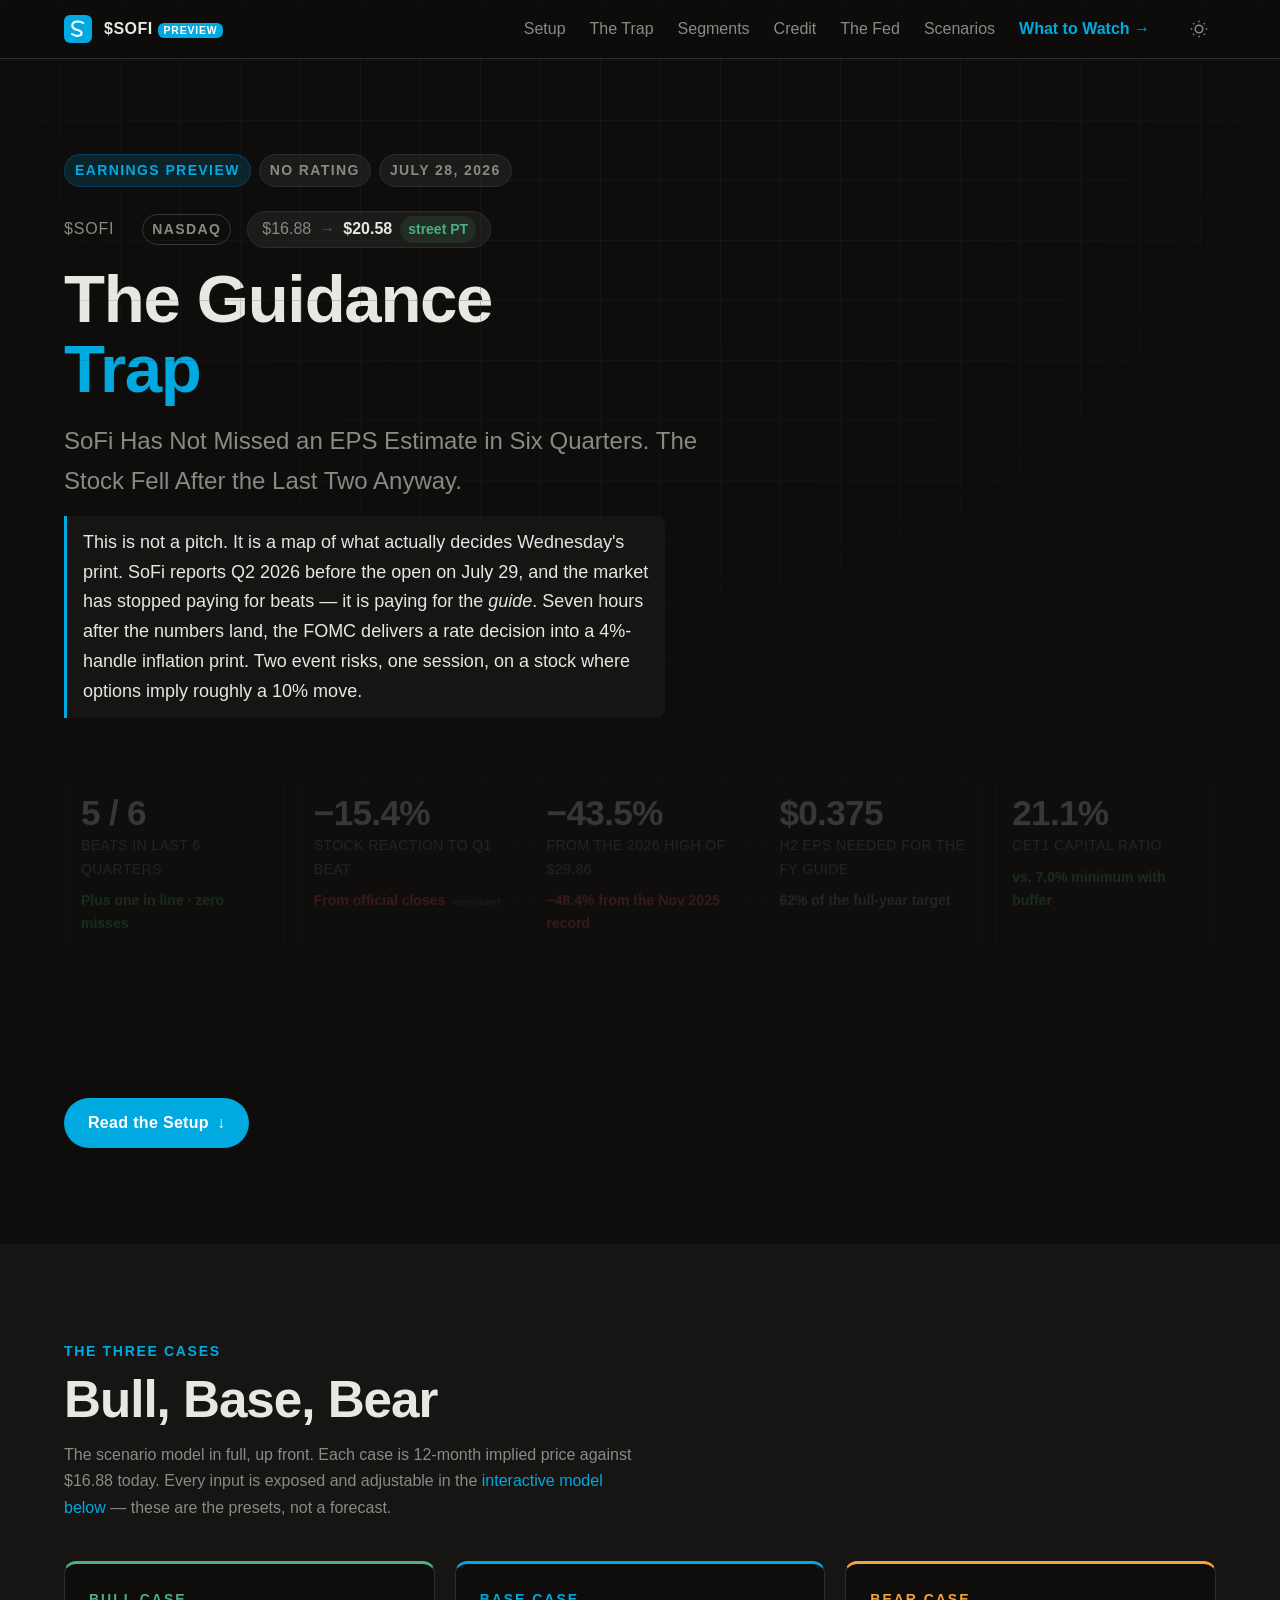
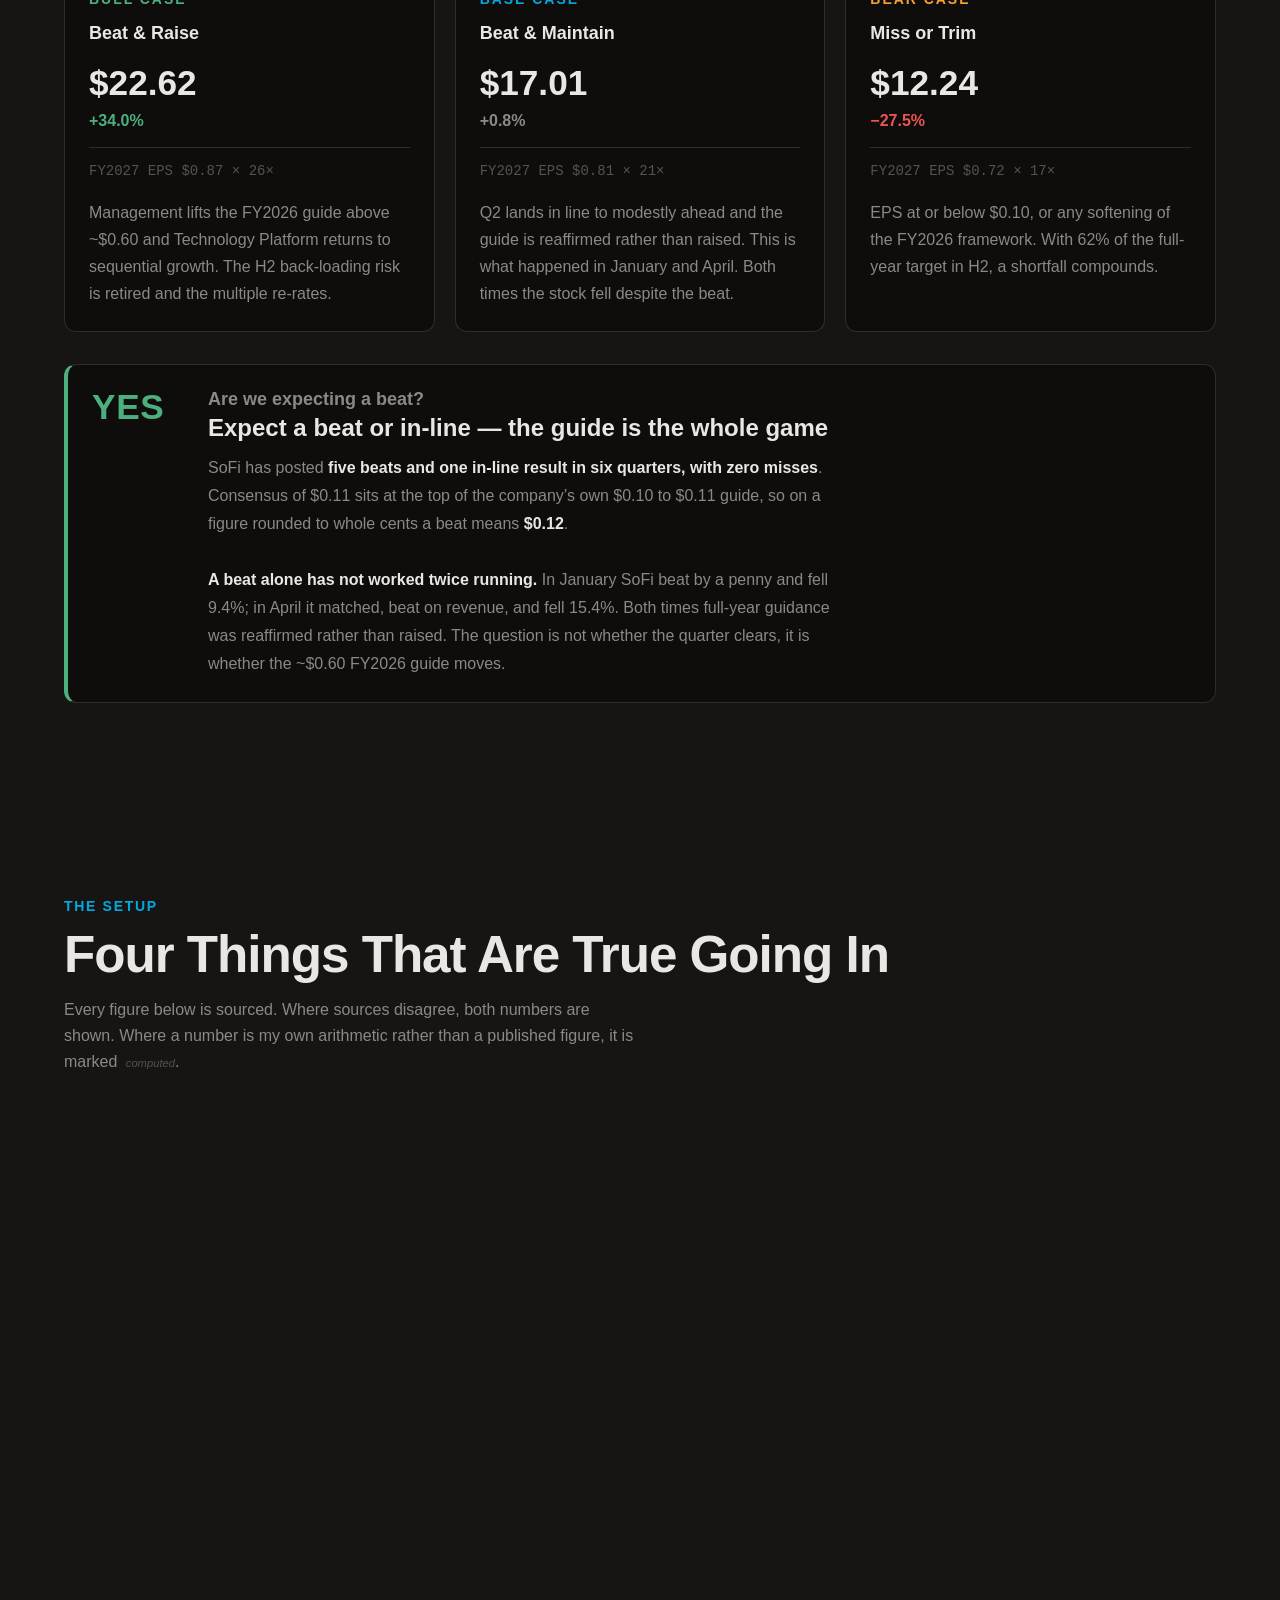
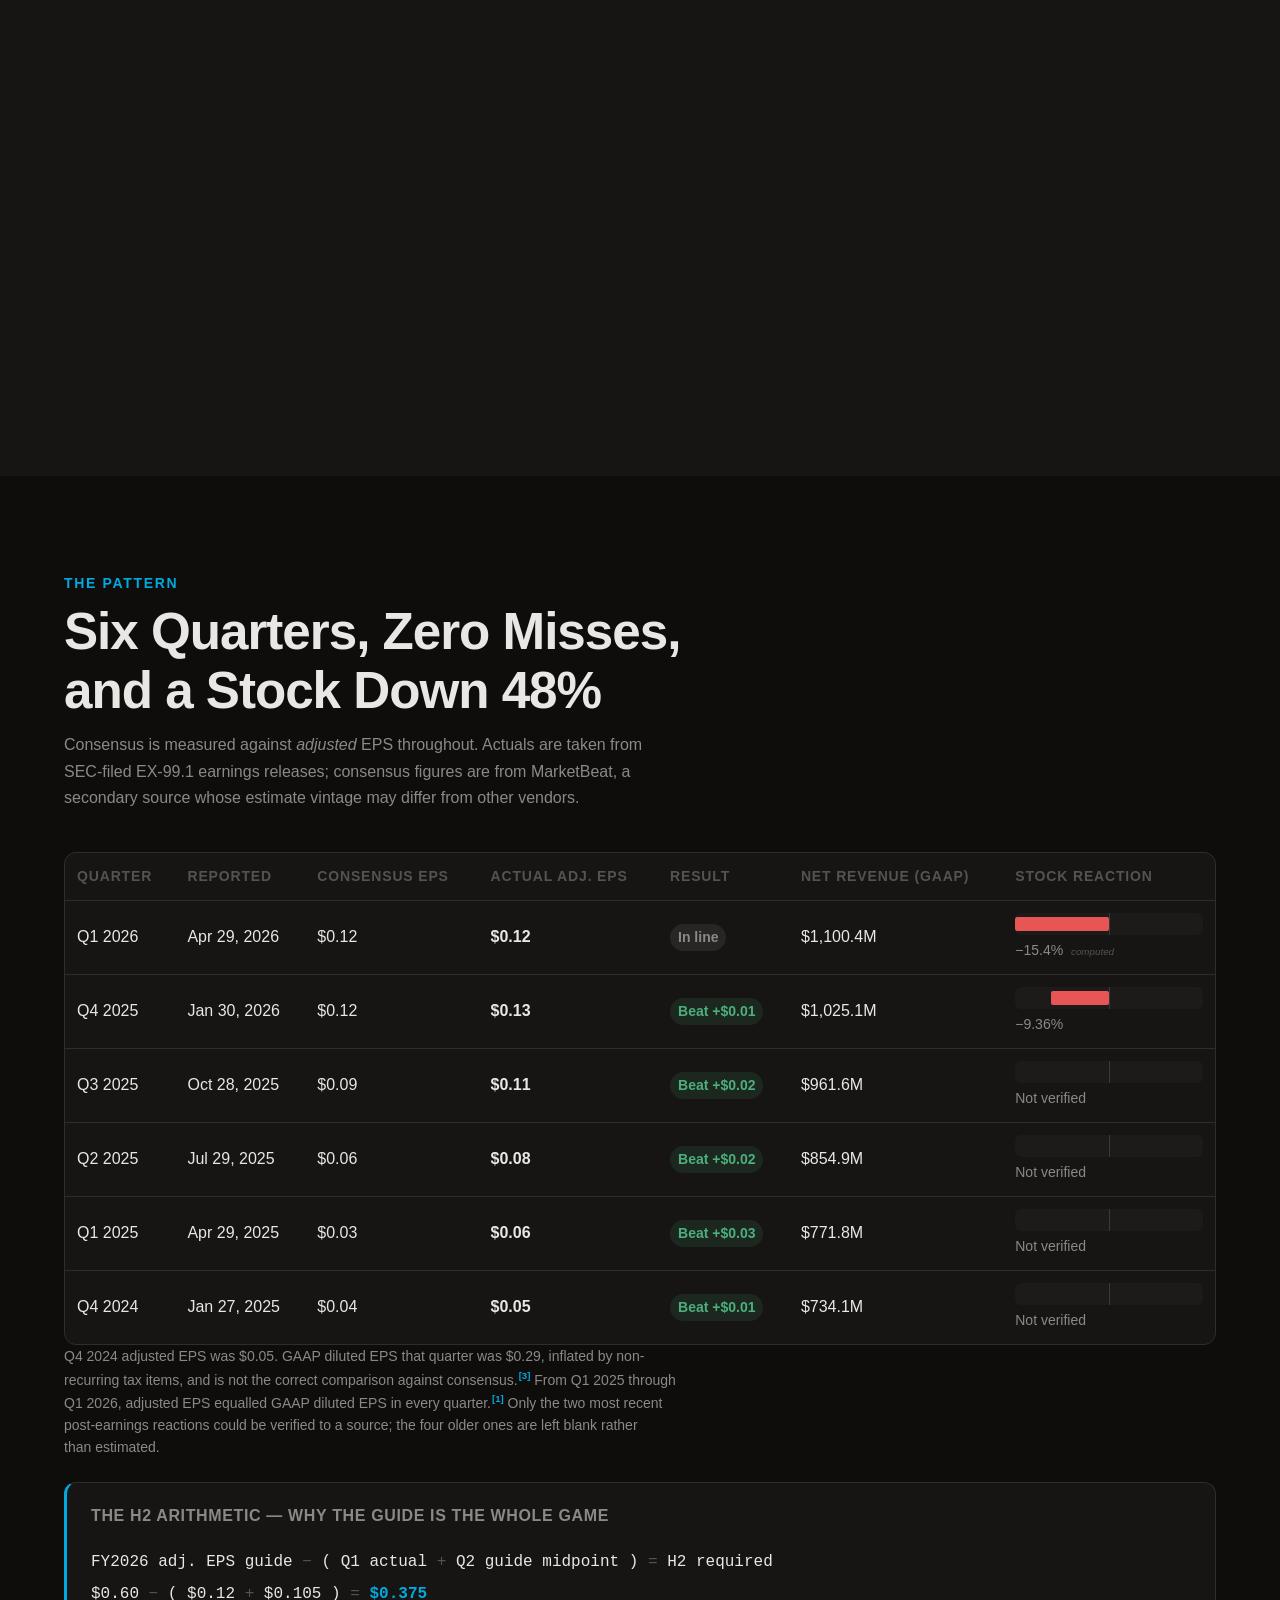
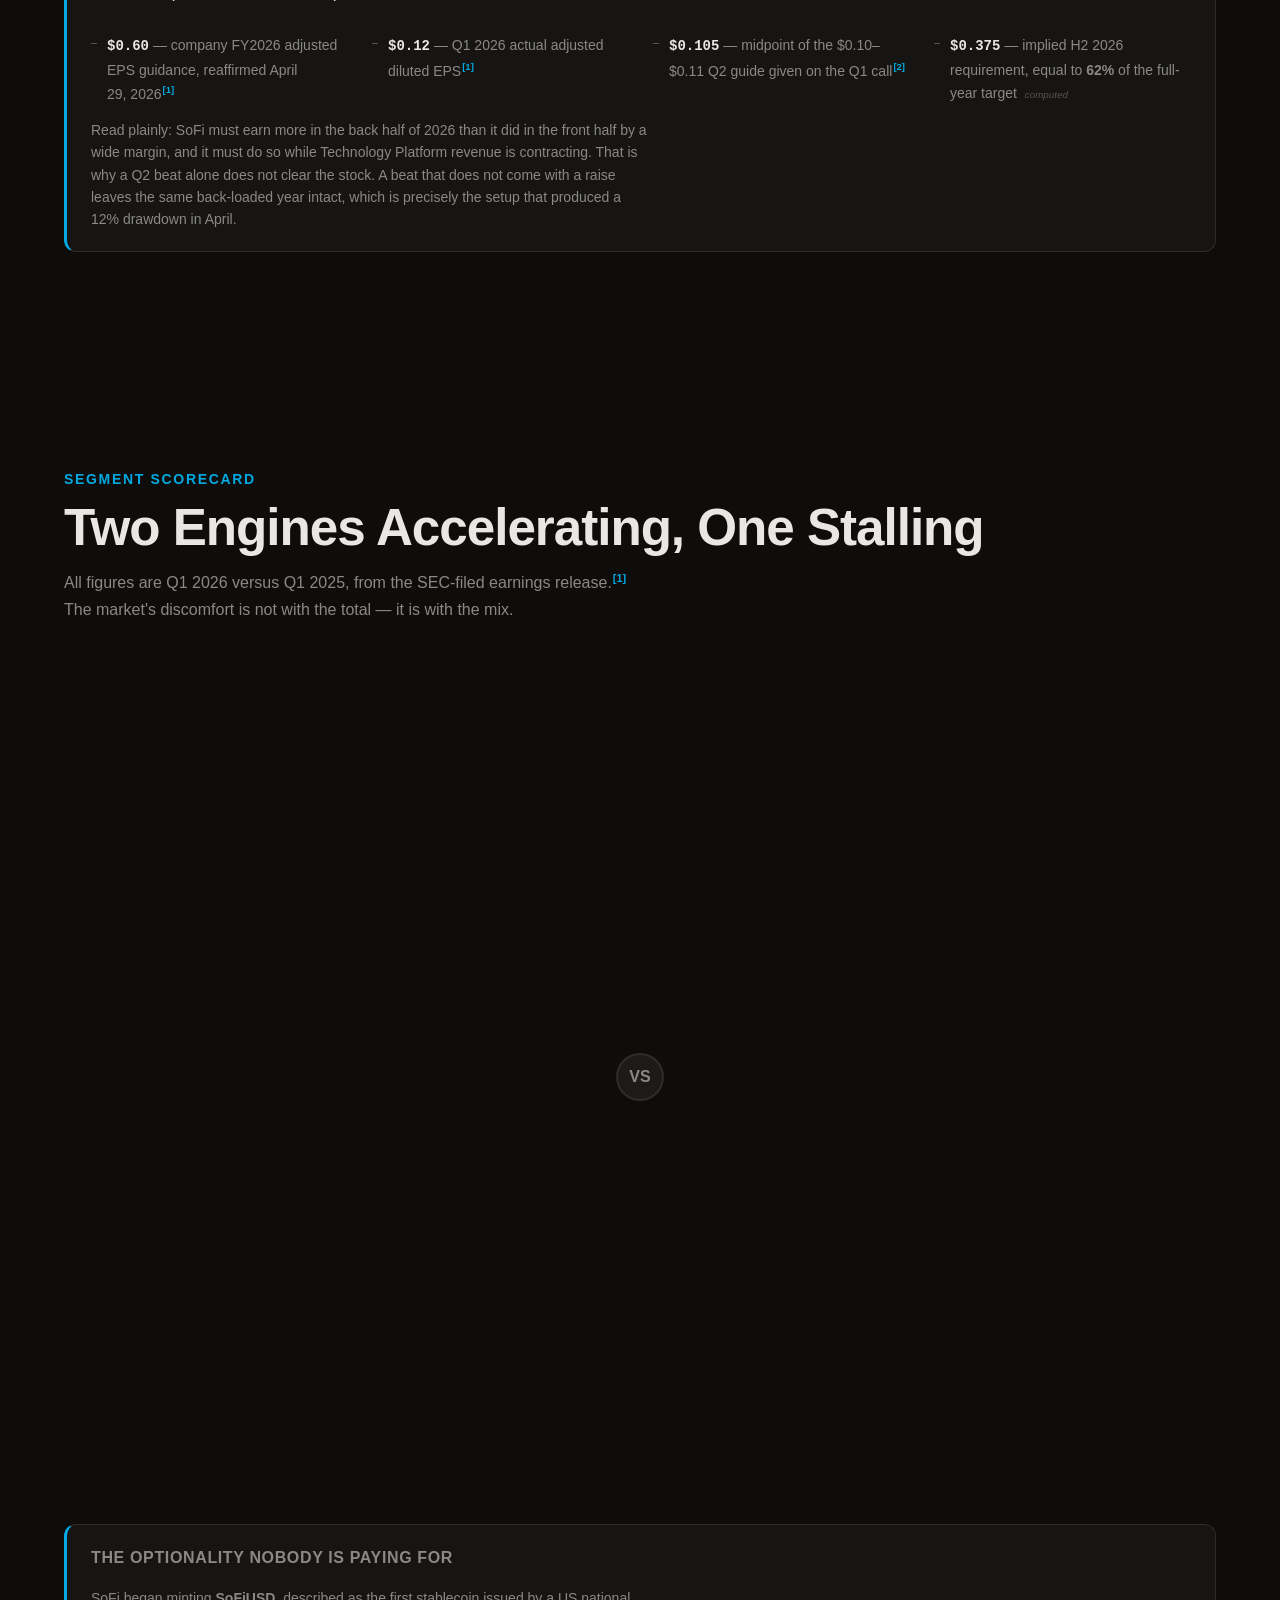
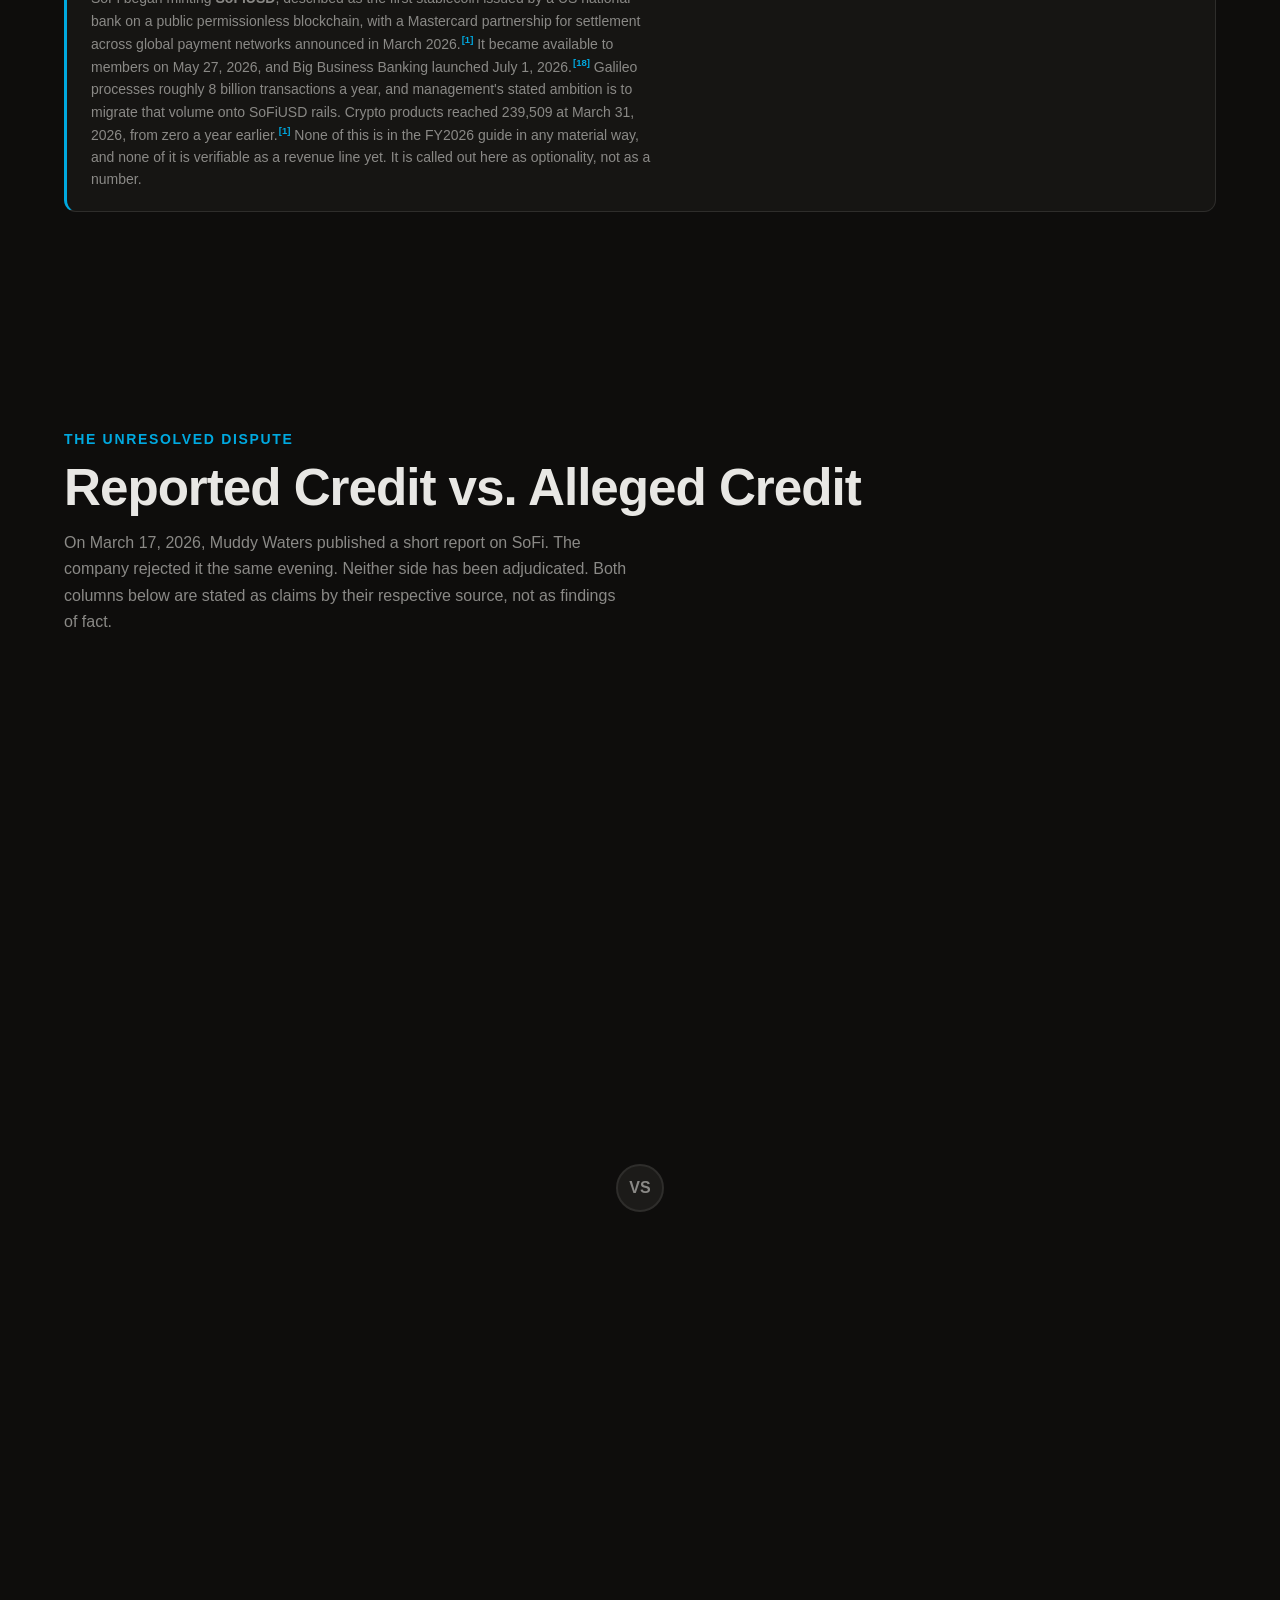
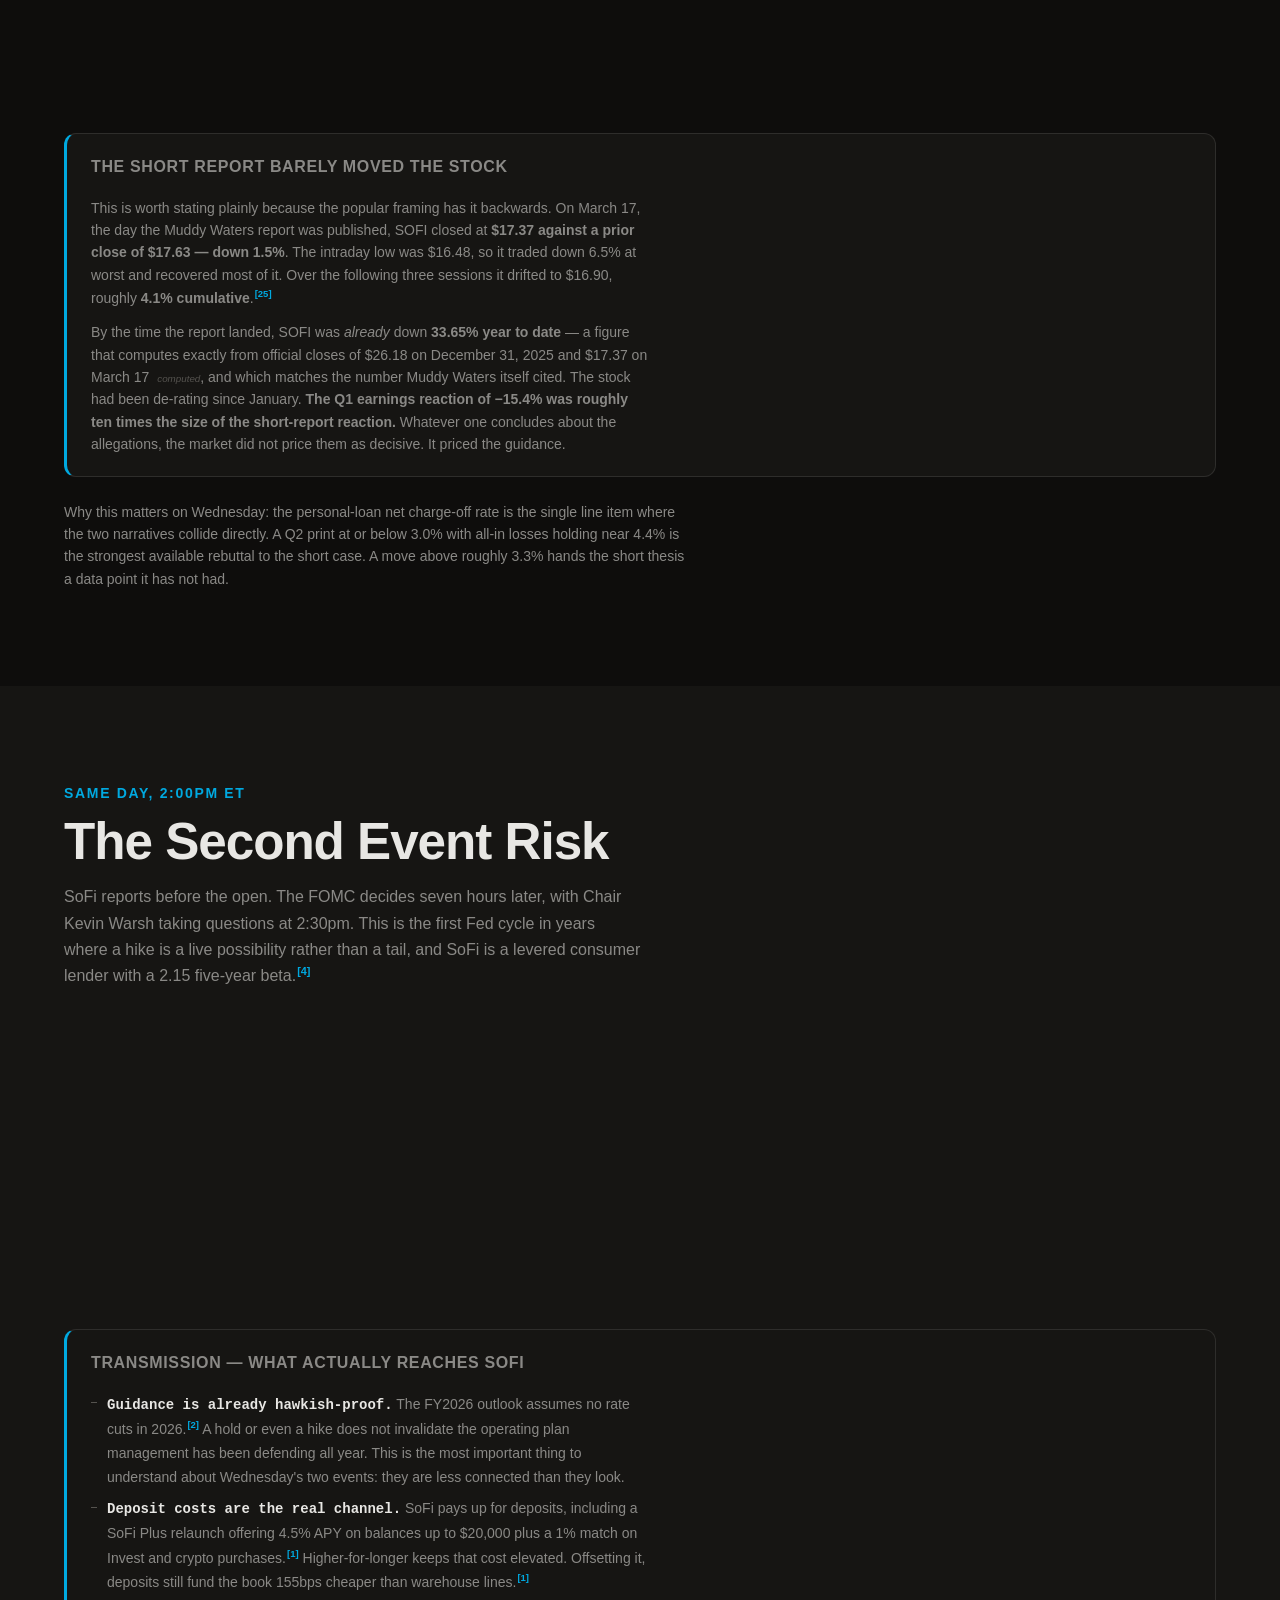
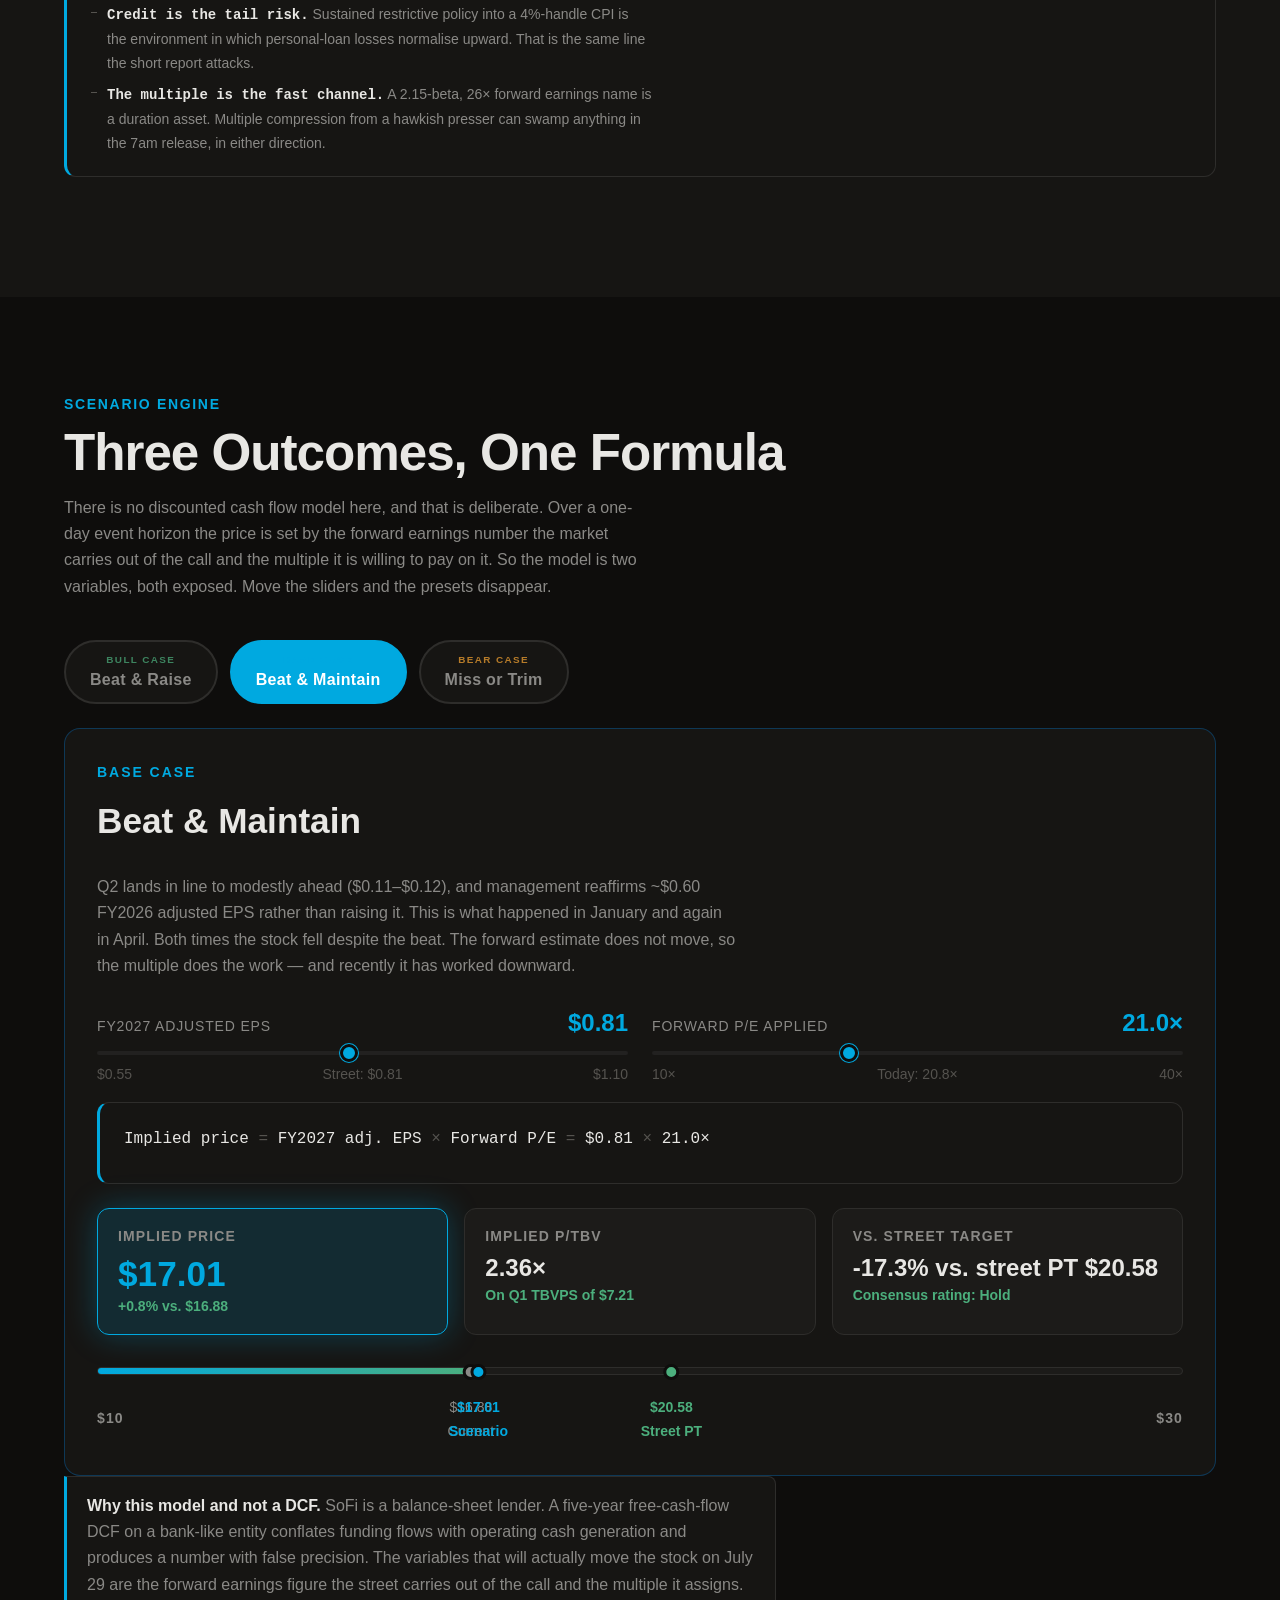
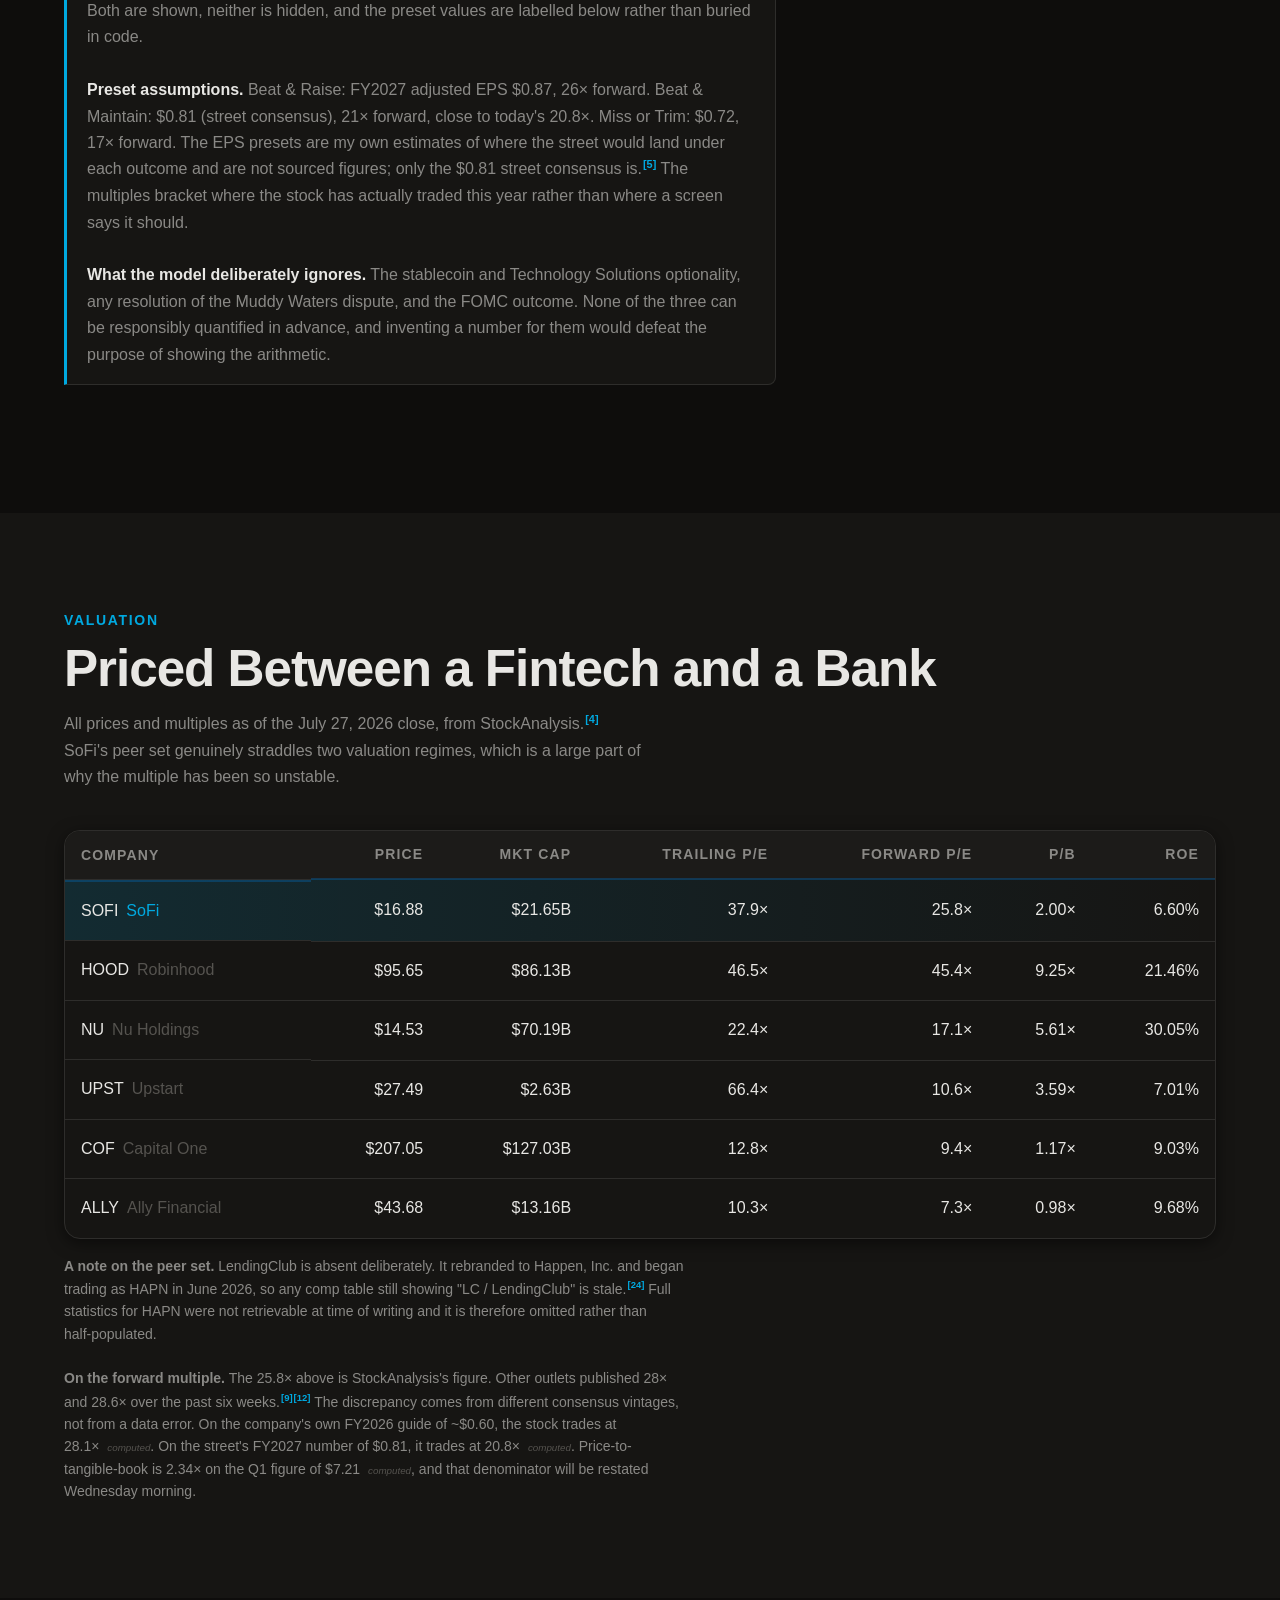
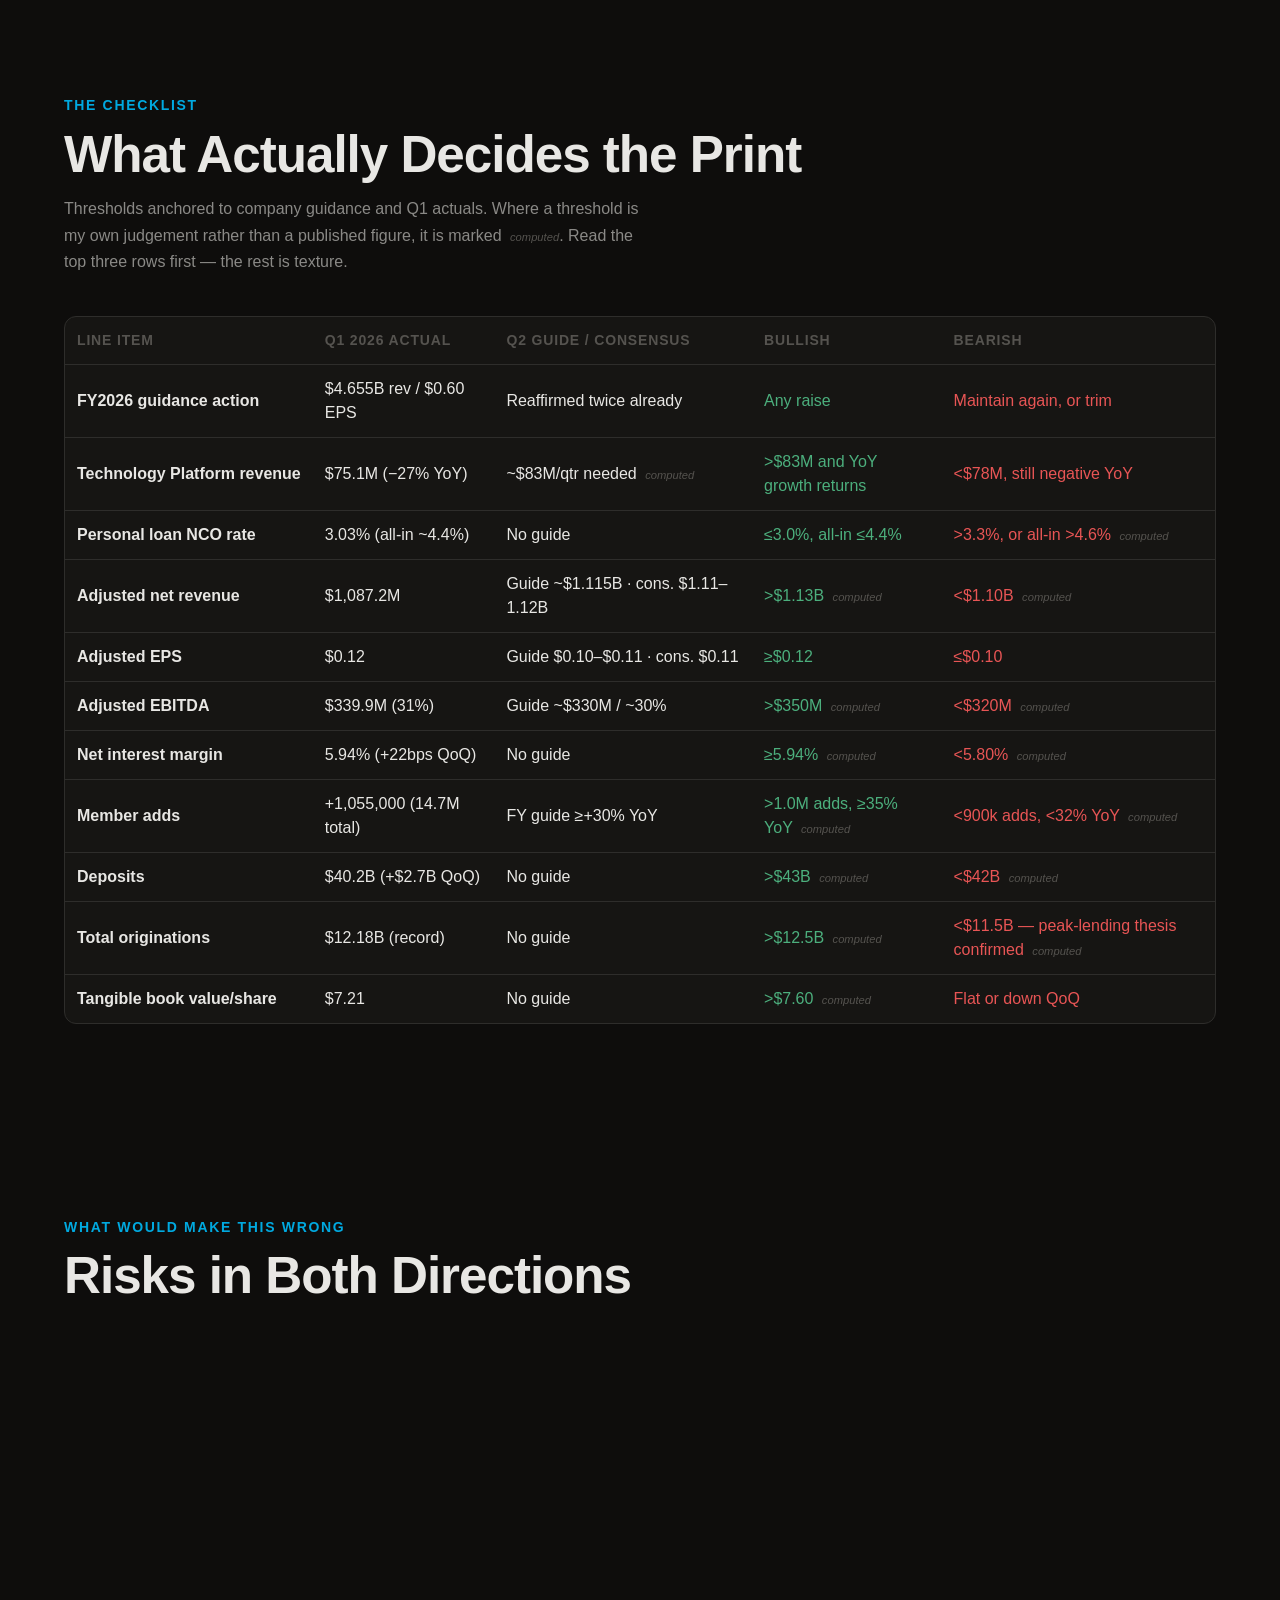
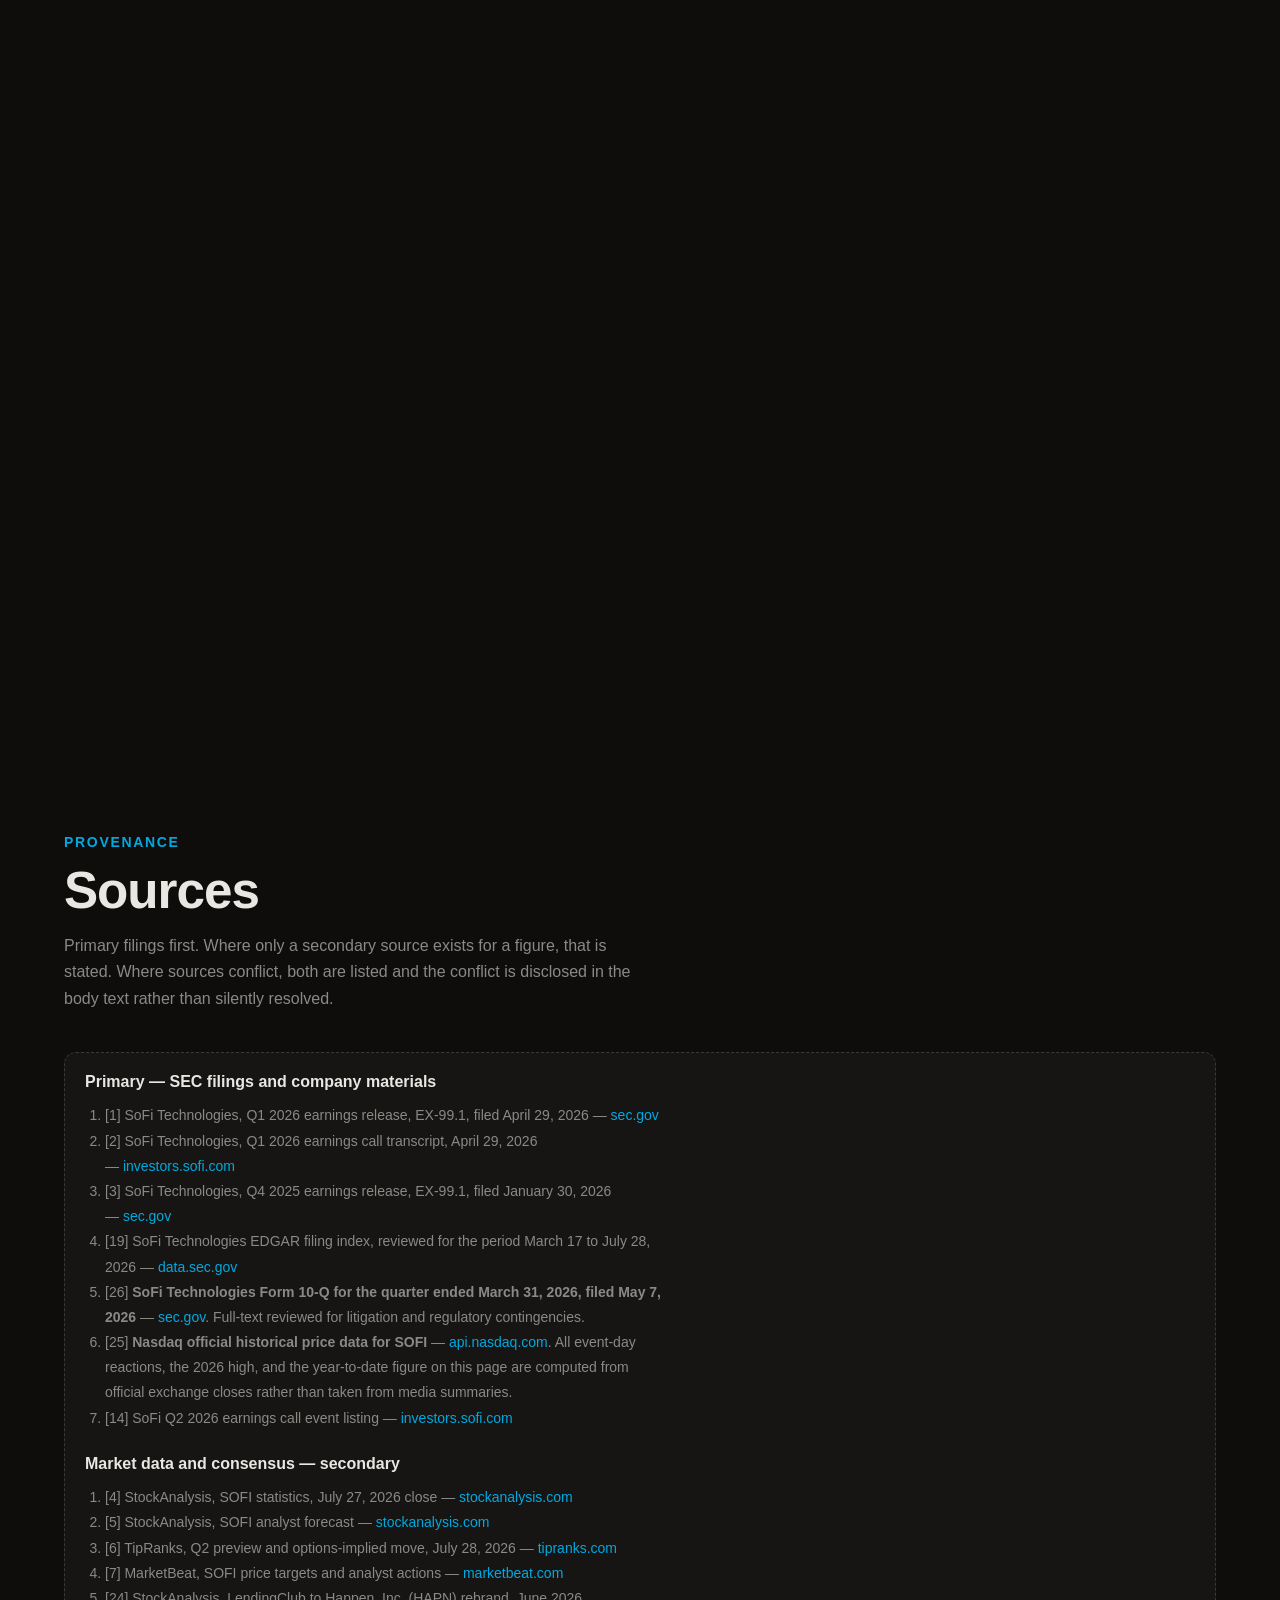
<file: index.html>
<!DOCTYPE html>
<html lang="en">
<head>
<meta charset="utf-8">
<title>The Guidance Trap — SOFI Q2 2026 Preview</title>
<meta http-equiv="refresh" content="0; url=./web-app/">
<link rel="canonical" href="./web-app/">
</head>
<body>
<p>Redirecting to <a href="./web-app/">the interactive preview</a>…</p>
</body>
</html>
</file>
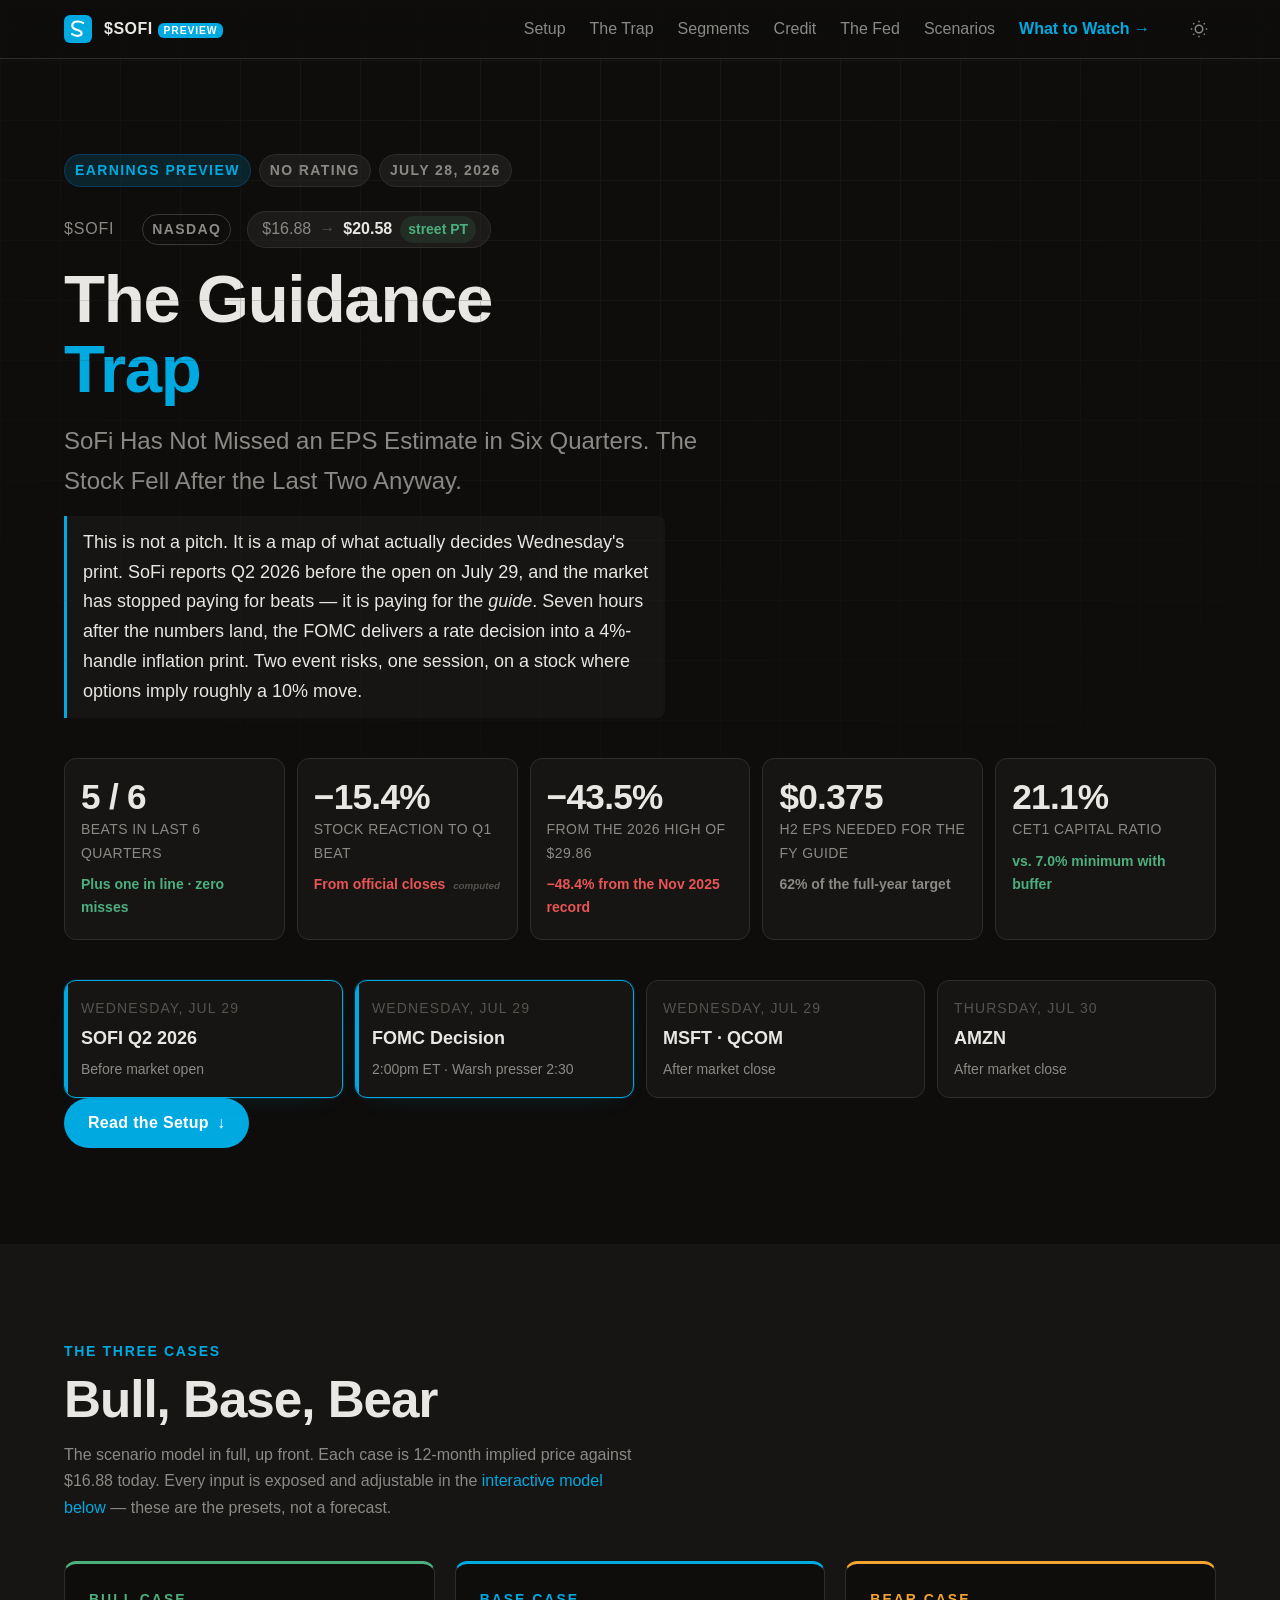
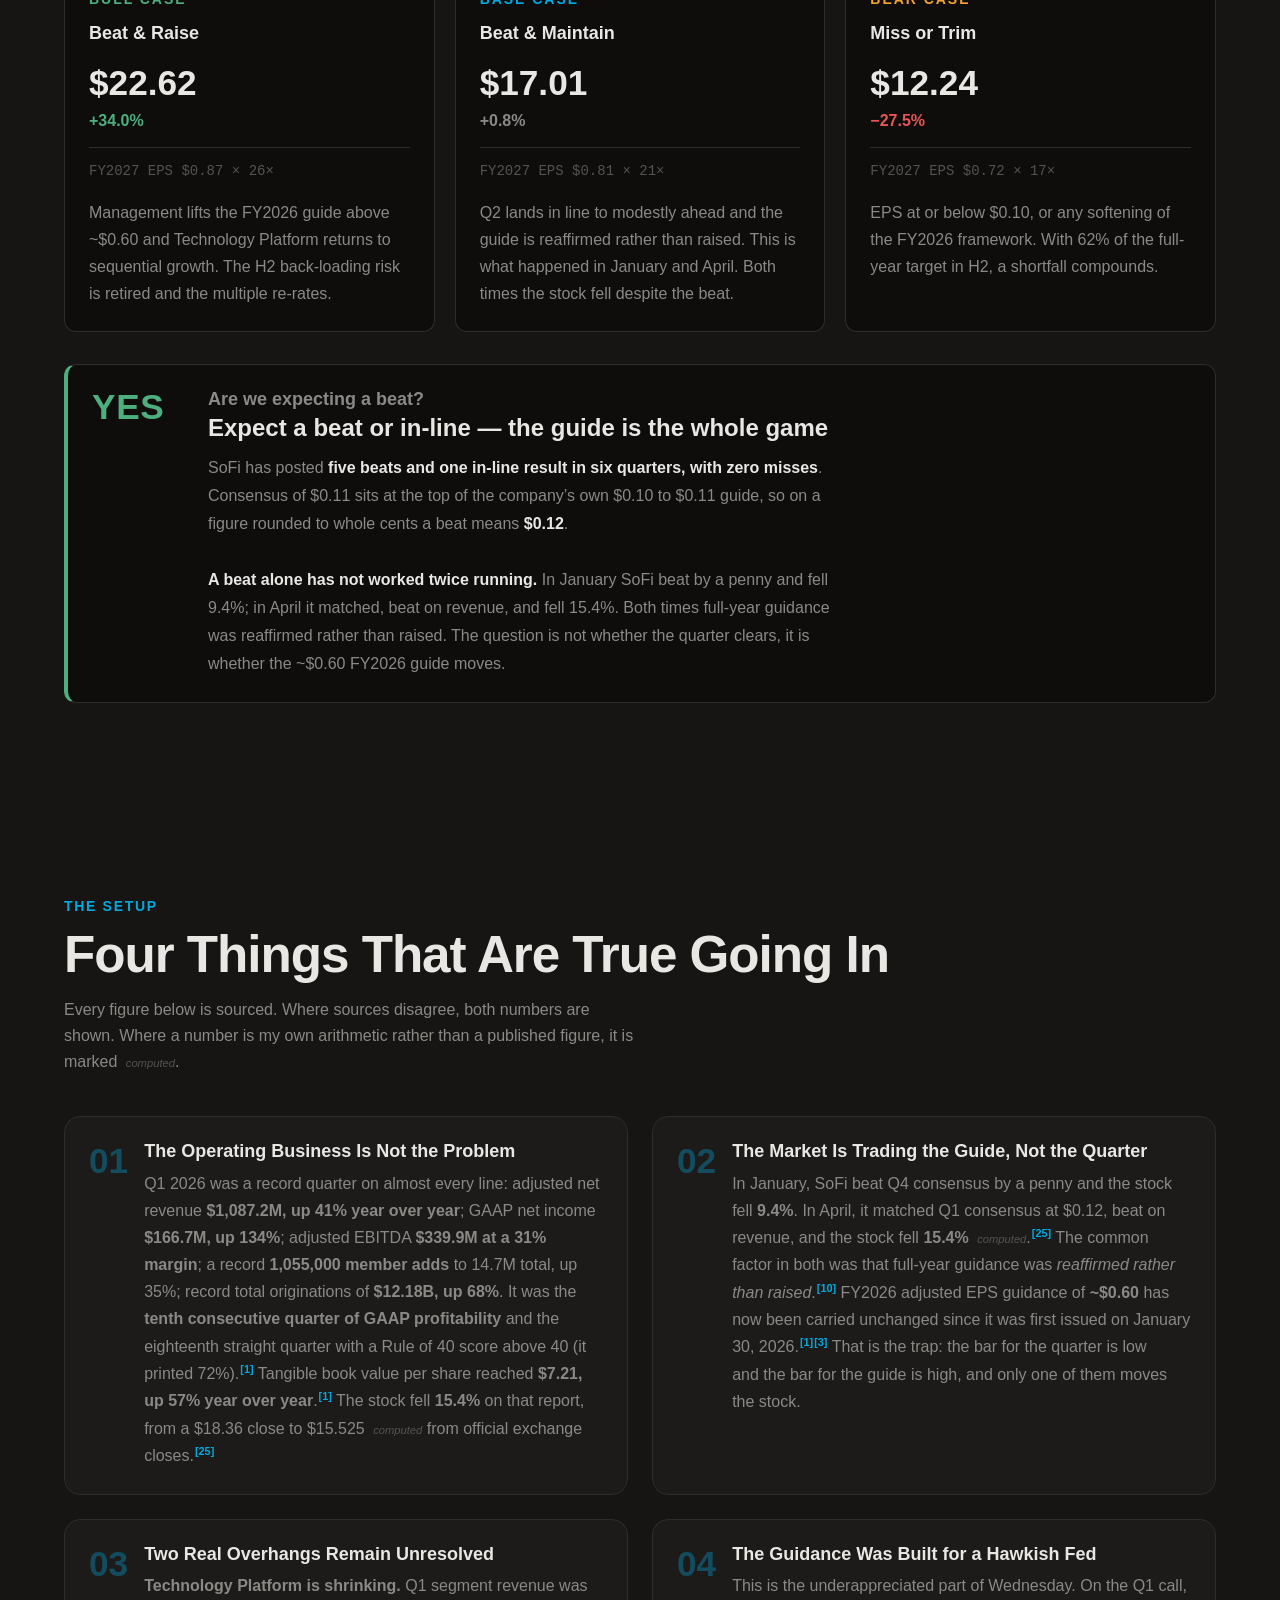
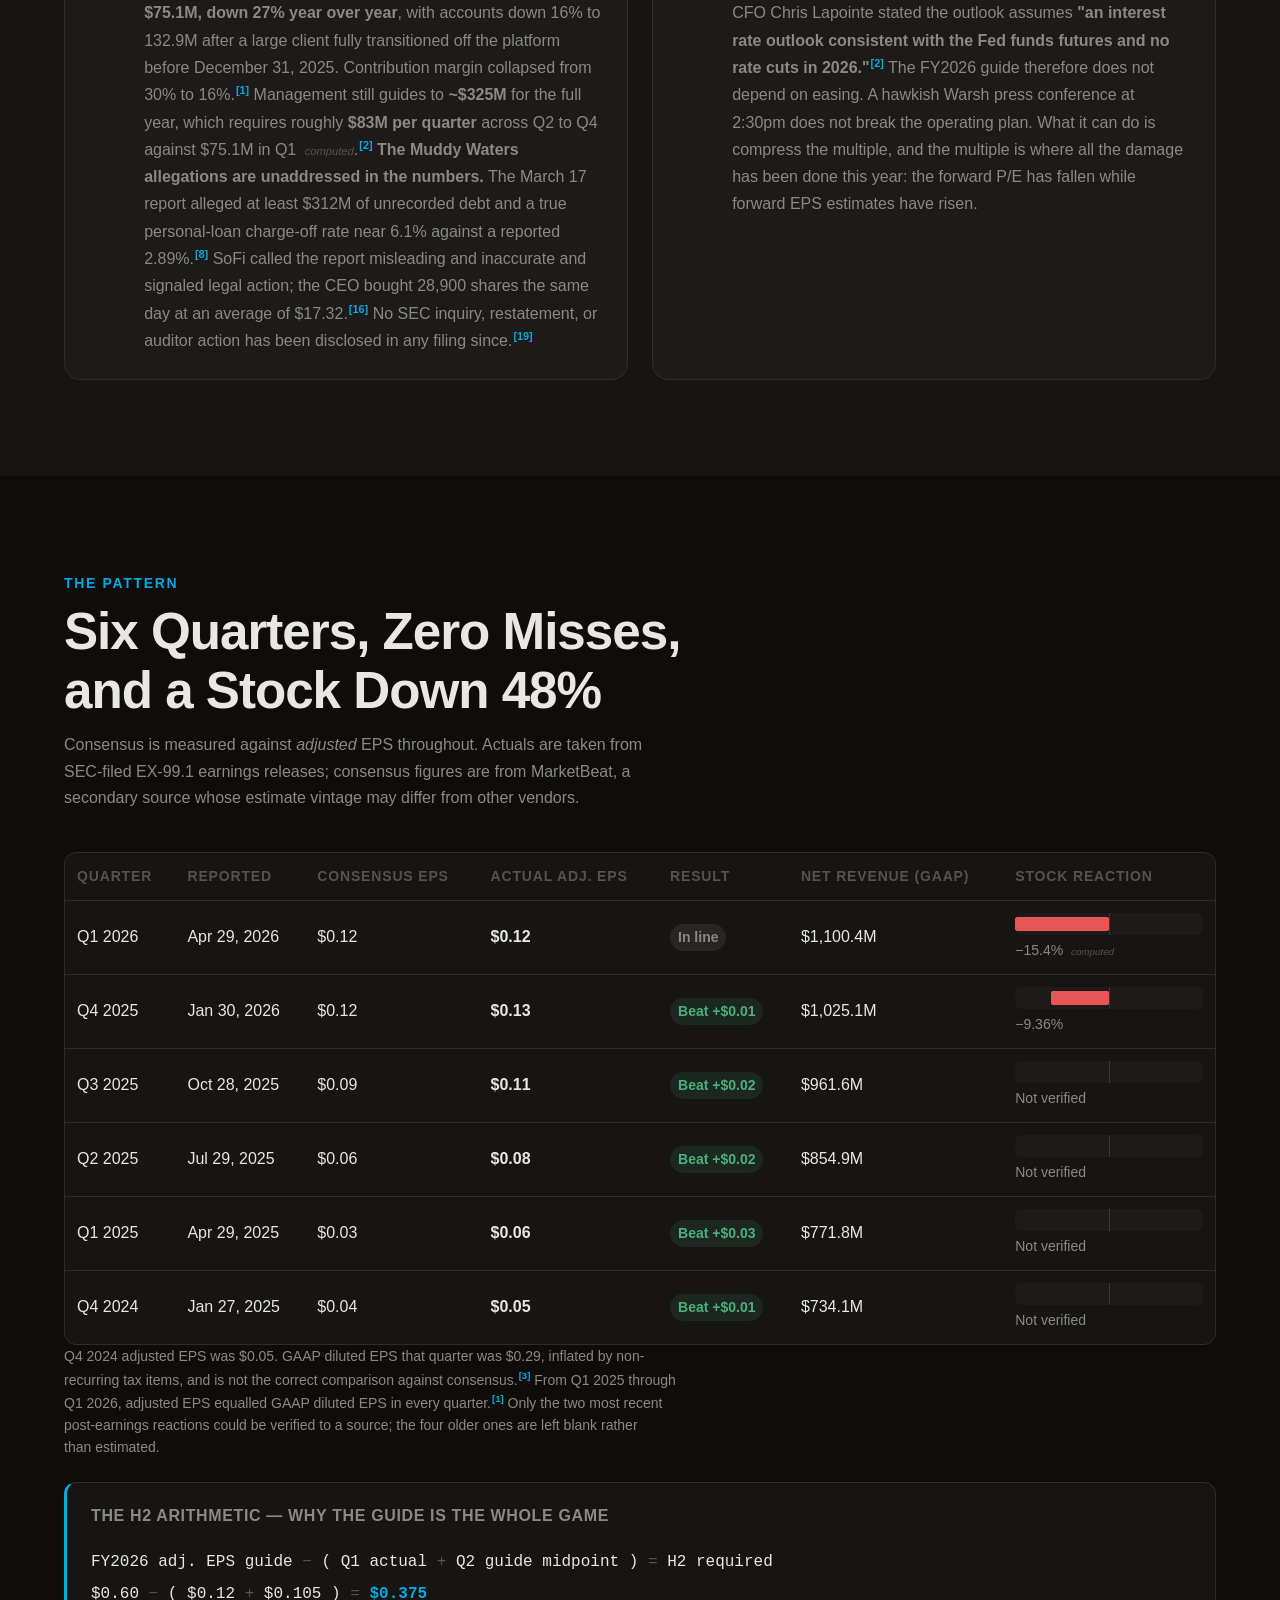
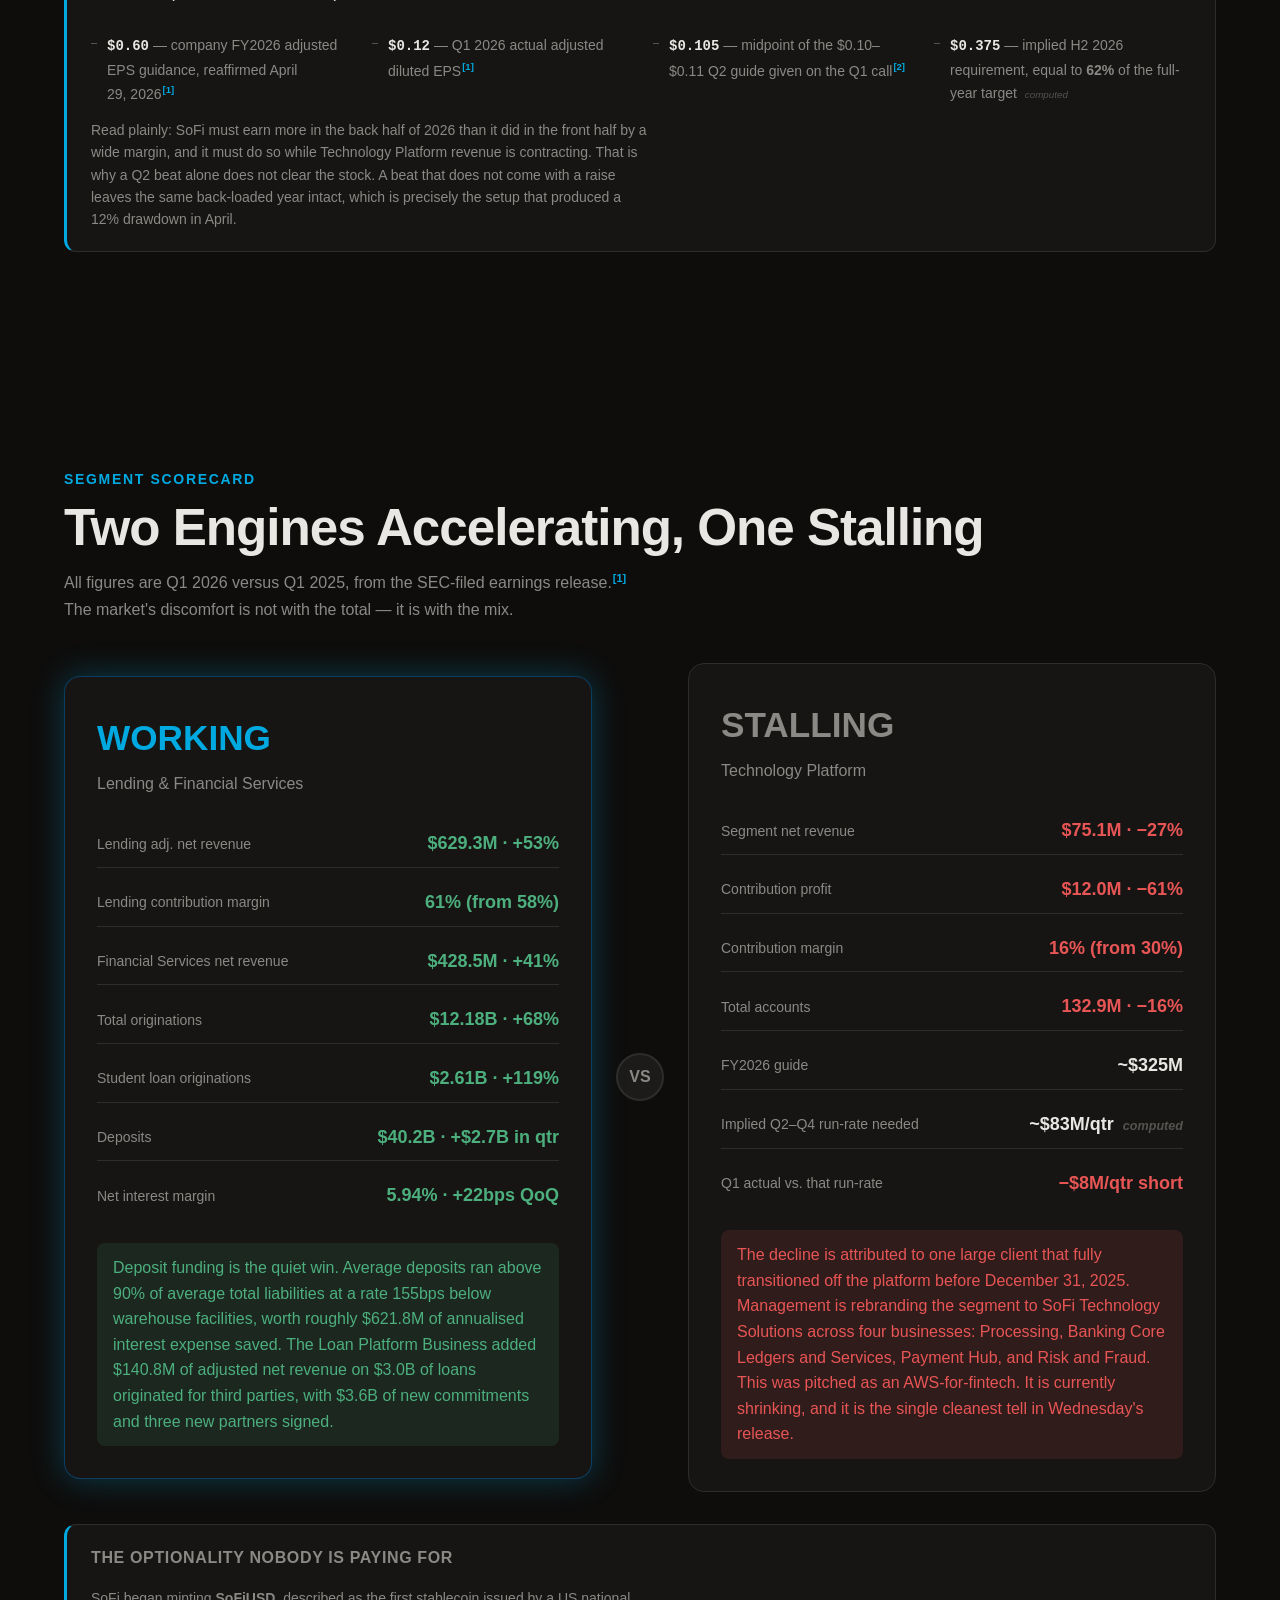
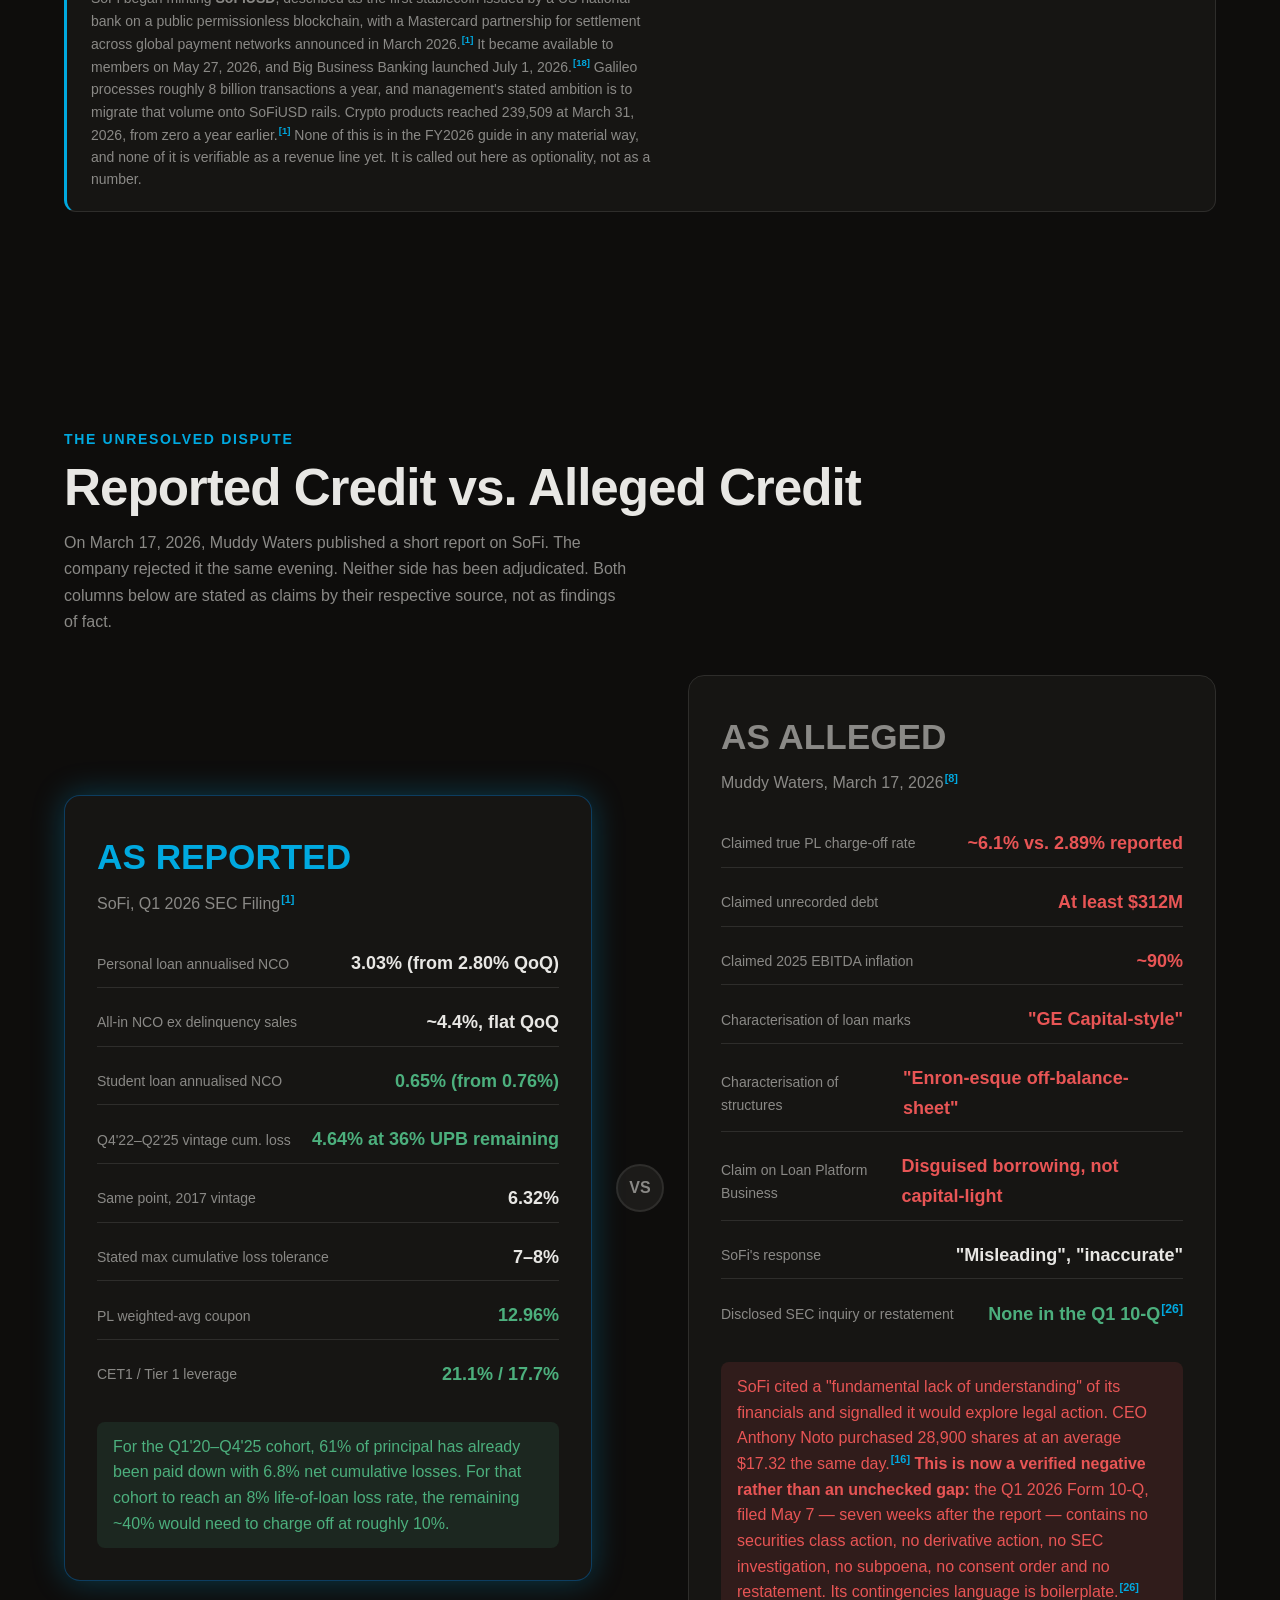
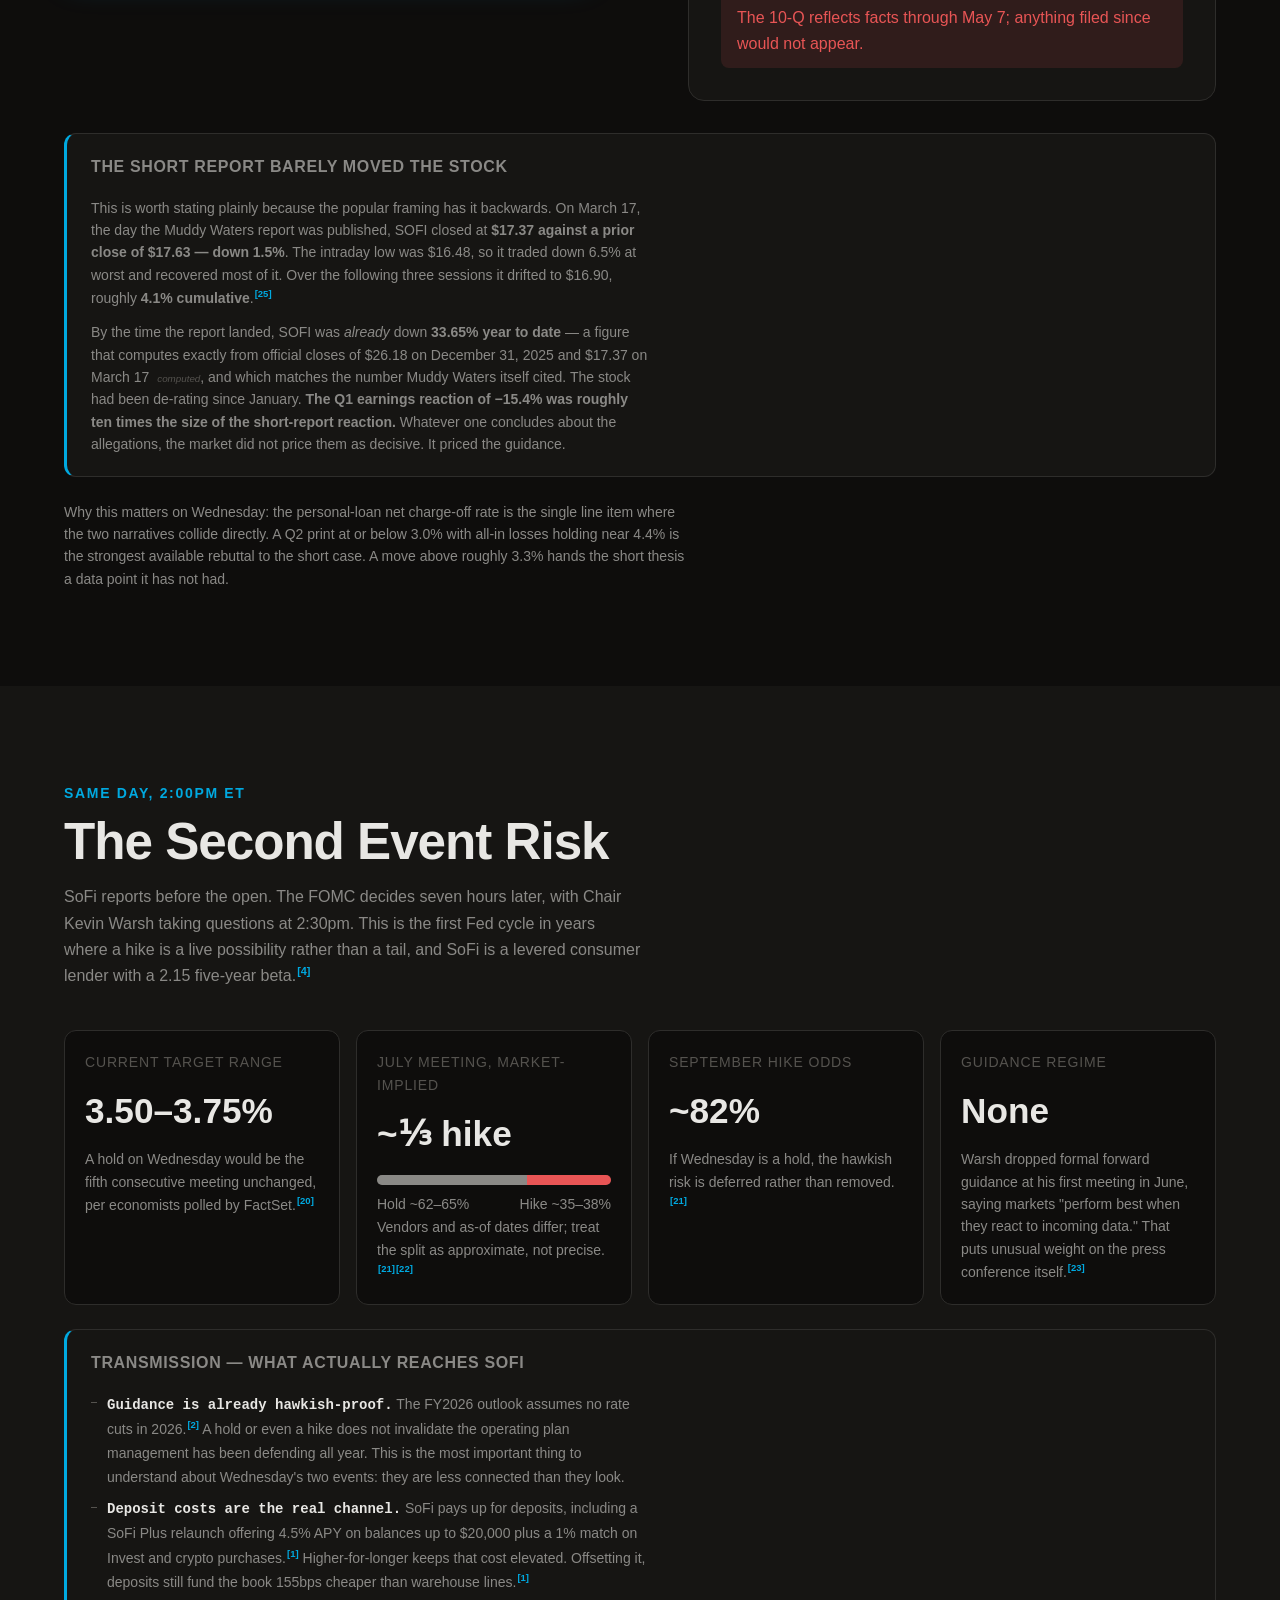
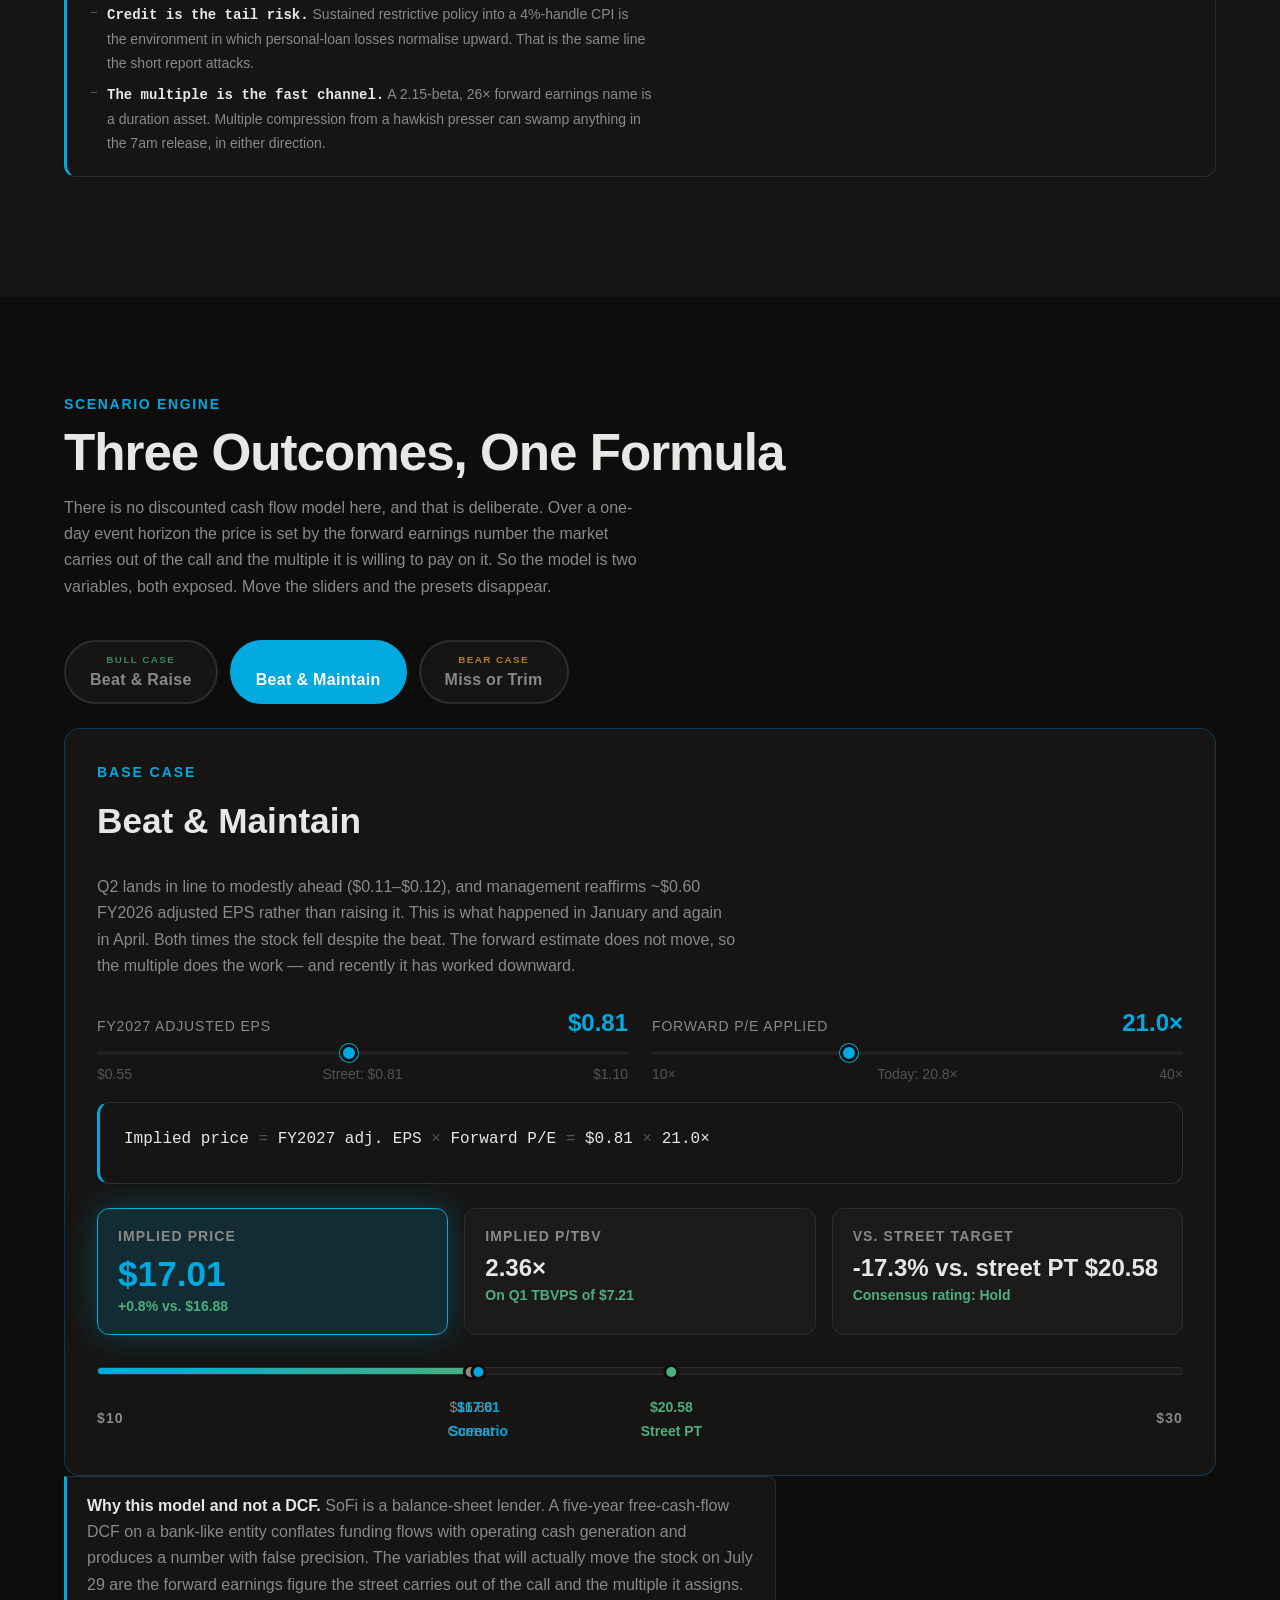
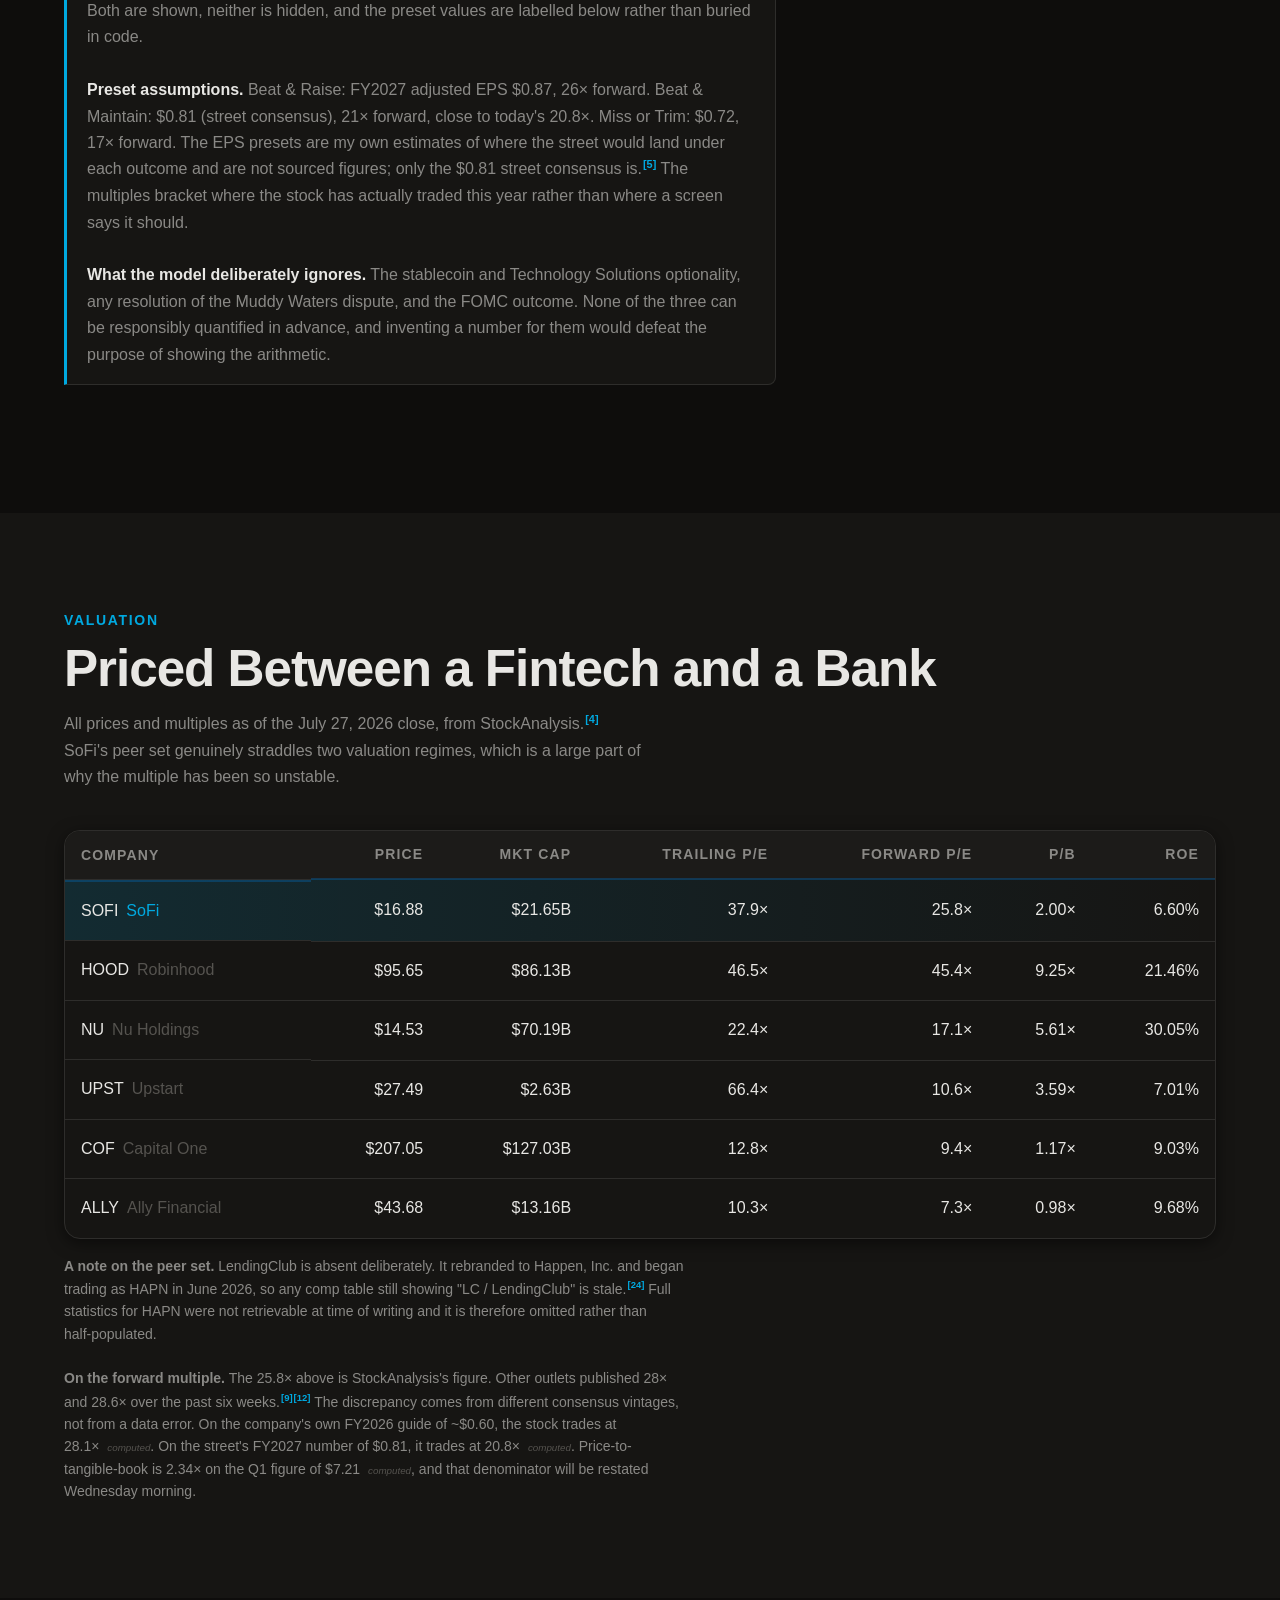
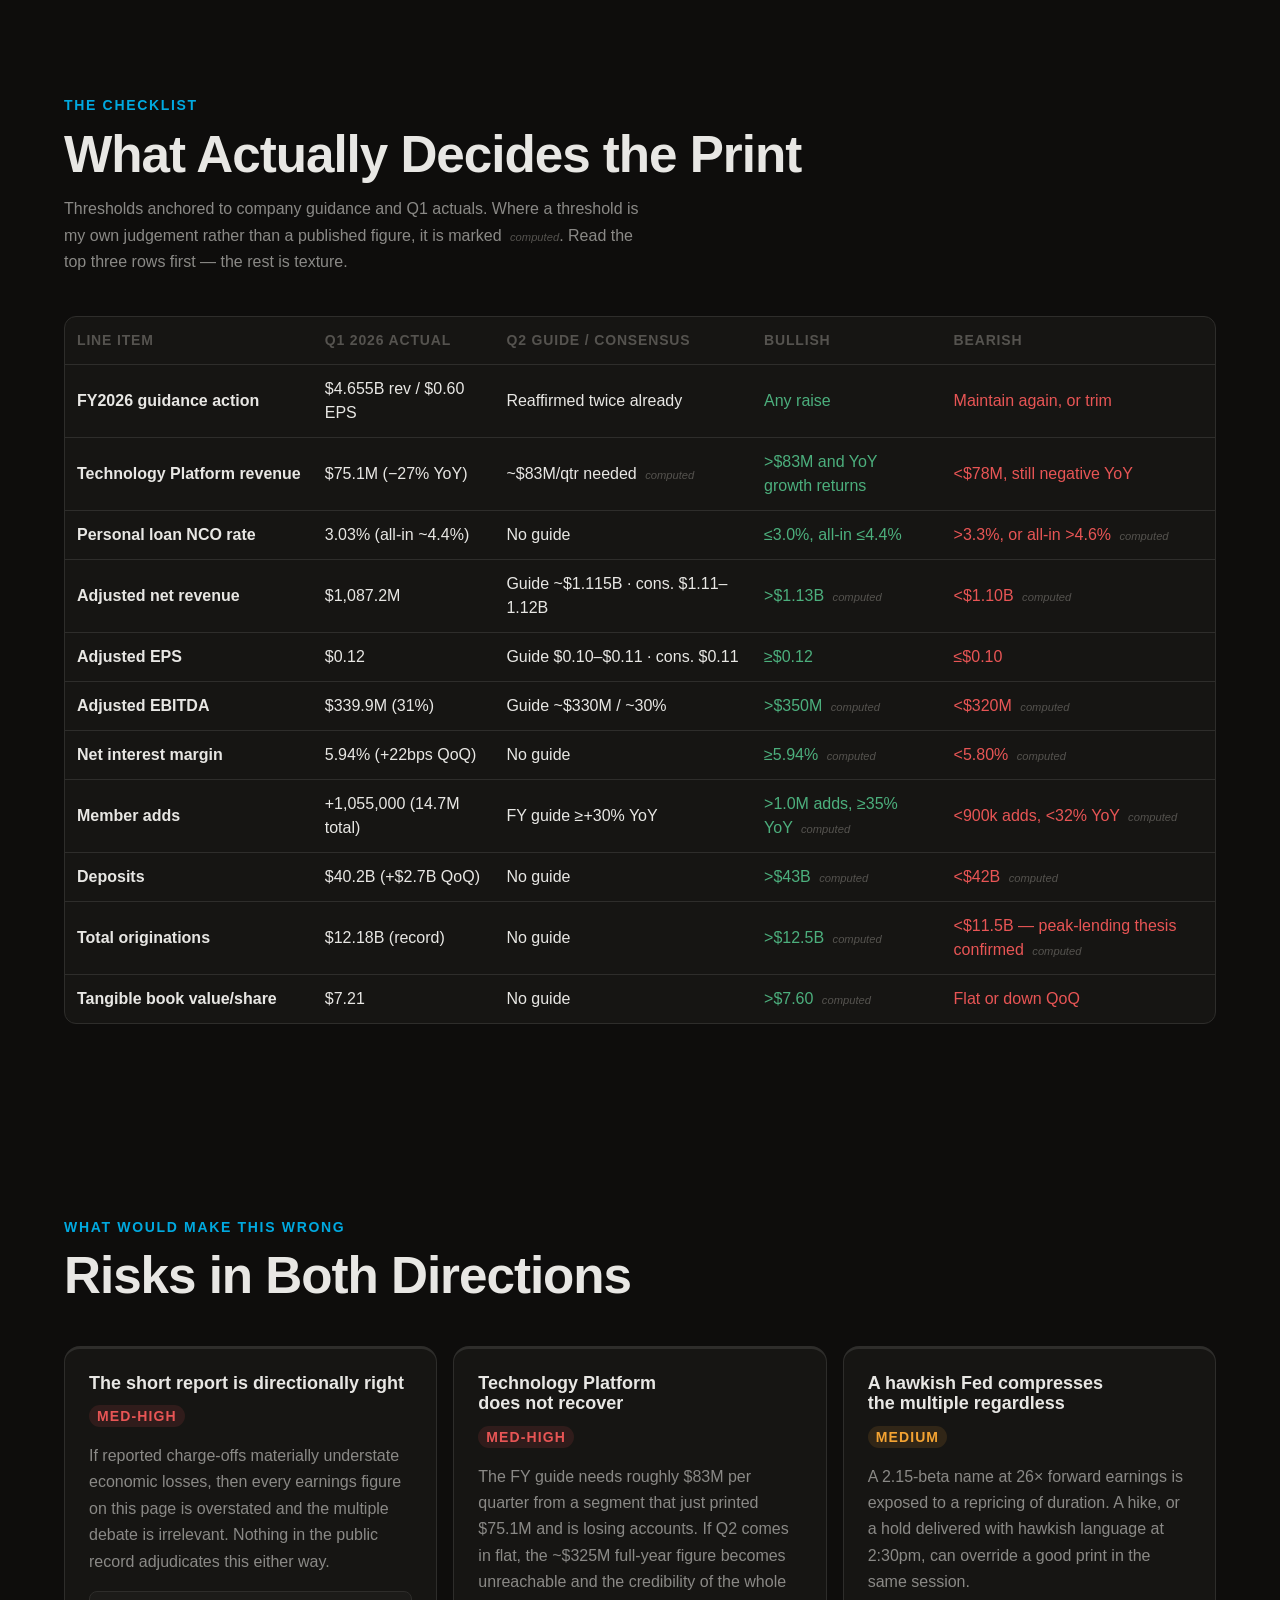
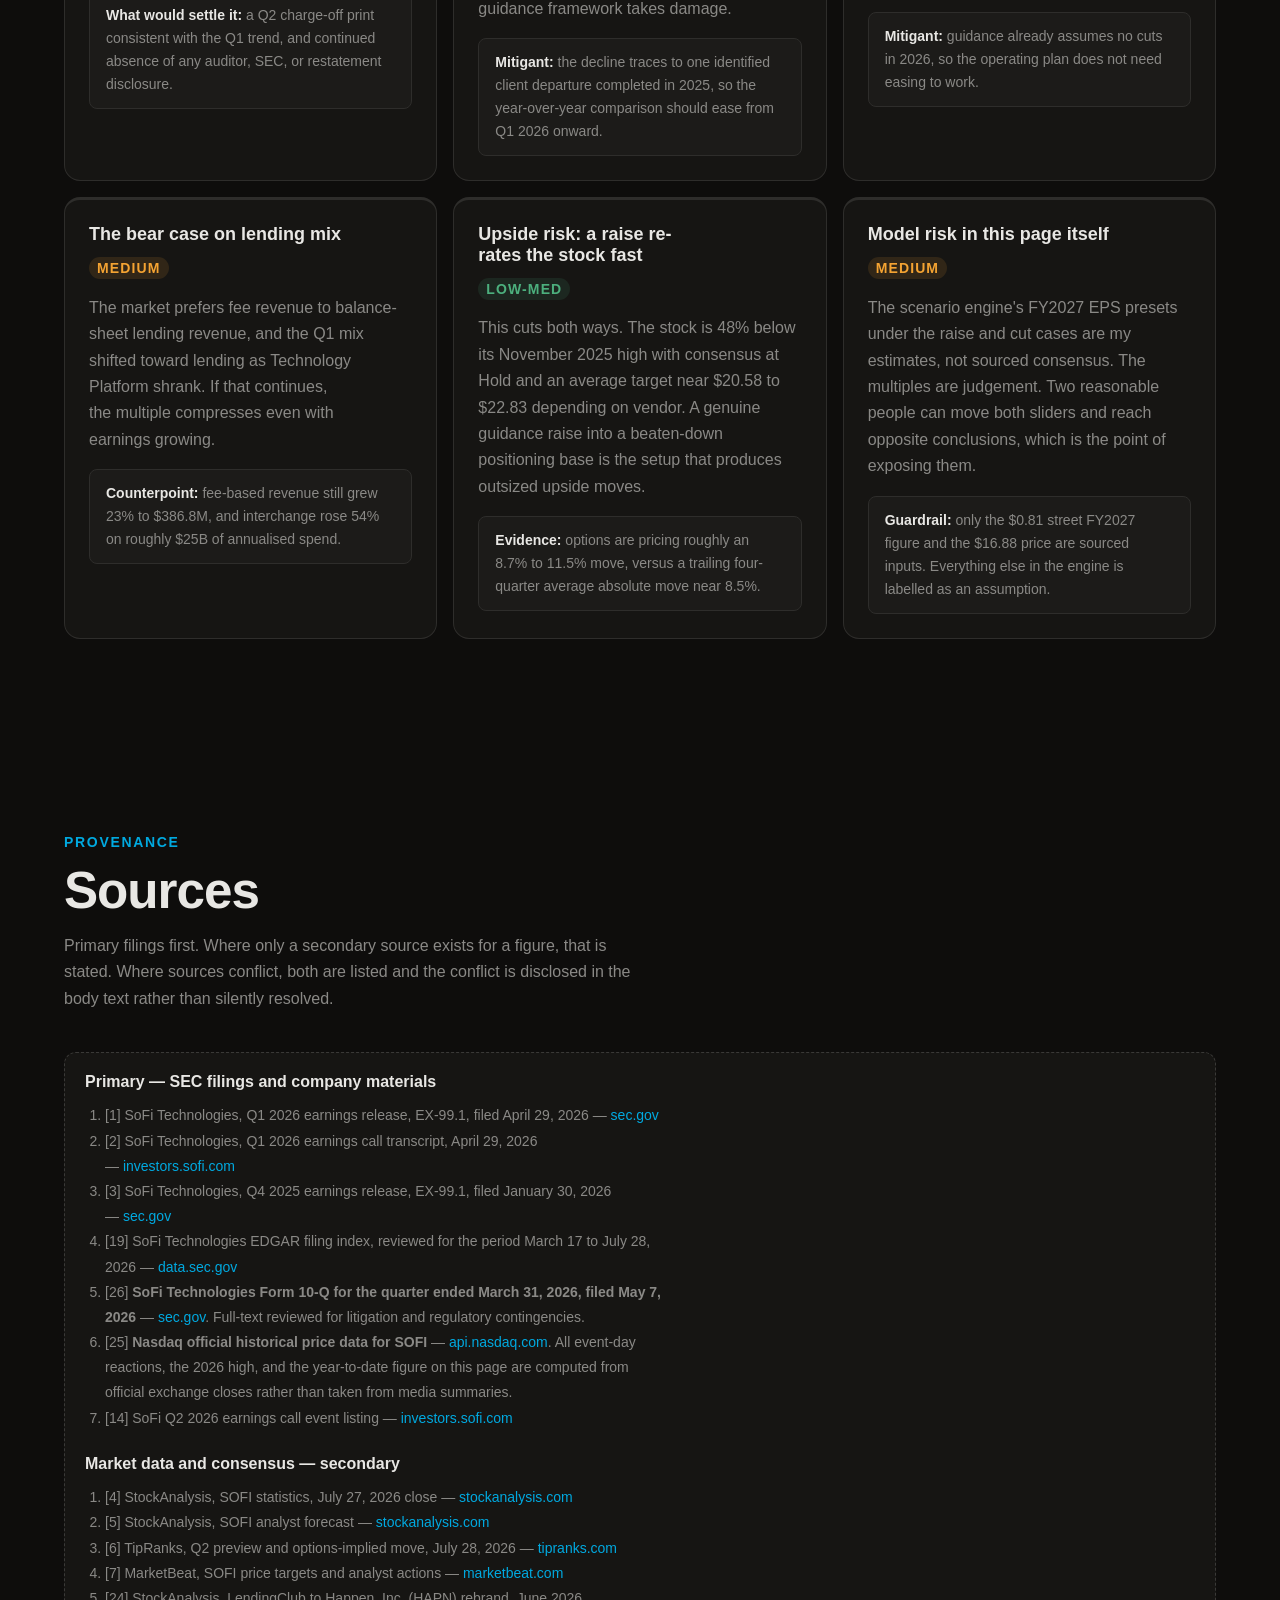
<file: web-app/index.html>
<!DOCTYPE html>
<html lang="en" data-theme="dark">
<head>
  <meta charset="UTF-8" />
  <meta name="viewport" content="width=device-width, initial-scale=1.0" />
  <title>$SOFI — The Guidance Trap — SoFi Q2 2026 Earnings Preview</title>
  <meta name="description" content="SoFi has beaten or matched consensus EPS in six straight quarters and the stock has fallen after the last two prints. A preview of the July 29, 2026 Q2 report, published the day before, on the same morning the FOMC decides." />

  <link href="https://api.fontshare.com/v2/css?f[]=cabinet-grotesk@400,500,700,800&f[]=satoshi@300,400,500,700&display=swap" rel="stylesheet" />
  <link rel="stylesheet" href="style.css?v=6" />
</head>
<body>

<!-- ═══════════════════════════════════════════════
     NAV
════════════════════════════════════════════════ -->
<nav class="nav" id="nav">
  <div class="nav-inner">
    <div class="nav-logo">
      <svg width="28" height="28" viewBox="0 0 28 28" fill="none" aria-label="SOFI preview">
        <rect width="28" height="28" rx="6" fill="#00A9E0"/>
        <path d="M8 19c1.8 1.3 3.6 1.9 5.4 1.9 2.6 0 4.2-1.1 4.2-2.8 0-1.6-1.3-2.4-4.1-3.1-3.4-.8-5.2-2-5.2-4.5C8.3 8.1 10.6 6.5 14 6.5c2 0 3.7.5 5.2 1.5" stroke="#fff" stroke-width="2.1" stroke-linecap="round"/>
      </svg>
      <span class="nav-brand">$SOFI <span class="nav-badge">PREVIEW</span></span>
    </div>
    <div class="nav-links">
      <a href="#setup">Setup</a>
      <a href="#trap">The Trap</a>
      <a href="#segments">Segments</a>
      <a href="#credit">Credit</a>
      <a href="#fed">The Fed</a>
      <a href="#scenarios">Scenarios</a>
      <a href="#watch" class="nav-cta">What to Watch →</a>
    </div>
    <button class="theme-toggle" data-theme-toggle aria-label="Toggle theme">
      <svg width="18" height="18" viewBox="0 0 24 24" fill="none" stroke="currentColor" stroke-width="2"><path d="M21 12.79A9 9 0 1 1 11.21 3 7 7 0 0 0 21 12.79z"/></svg>
    </button>
  </div>
</nav>

<!-- ═══════════════════════════════════════════════
     HERO
════════════════════════════════════════════════ -->
<section class="hero" id="hero">
  <div class="hero-grid-bg" aria-hidden="true"></div>
  <div class="container">
    <div class="hero-eyebrow">
      <span class="tag tag-red">EARNINGS PREVIEW</span>
      <span class="tag tag-muted">NO RATING</span>
      <span class="tag tag-muted">JULY 28, 2026</span>
    </div>

    <div class="hero-ticker-row">
      <span class="hero-ticker">$SOFI</span><span class="hero-exch">NASDAQ</span>
      <div class="hero-price-pill">
        <span class="hero-price-current">$16.88</span>
        <span class="hero-price-arrow">→</span>
        <span class="hero-price-target">$20.58</span>
        <span class="hero-price-upside">street PT</span>
      </div>
    </div>

    <h1 class="hero-title">The Guidance<br/><em>Trap</em></h1>
    <p class="hero-subtitle">SoFi Has Not Missed an EPS Estimate in Six Quarters. The Stock Fell After the Last Two Anyway.</p>
    <p class="hero-thesis-line">This is not a pitch. It is a map of what actually decides Wednesday's print. SoFi reports Q2 2026 before the open on July 29, and the market has stopped paying for beats — it is paying for the <em>guide</em>. Seven hours after the numbers land, the FOMC delivers a rate decision into a 4%-handle inflation print. Two event risks, one session, on a stock where options imply roughly a 10% move.</p>

    <div class="hero-kpis">
      <div class="kpi-card">
        <div class="kpi-value">5 / 6</div>
        <div class="kpi-label">Beats in Last 6 Quarters</div>
        <div class="kpi-delta kpi-delta-good">Plus one in line · zero misses</div>
      </div>
      <div class="kpi-card">
        <div class="kpi-value">−15.4%</div>
        <div class="kpi-label">Stock Reaction to Q1 Beat</div>
        <div class="kpi-delta kpi-delta-bad">From official closes <span class="computed-flag">computed</span></div>
      </div>
      <div class="kpi-card">
        <div class="kpi-value">−43.5%</div>
        <div class="kpi-label">From the 2026 High of $29.86</div>
        <div class="kpi-delta kpi-delta-bad">−48.4% from the Nov 2025 record</div>
      </div>
      <div class="kpi-card">
        <div class="kpi-value">$0.375</div>
        <div class="kpi-label">H2 EPS Needed for the FY Guide</div>
        <div class="kpi-delta kpi-delta-neutral">62% of the full-year target</div>
      </div>
      <div class="kpi-card">
        <div class="kpi-value">21.1%</div>
        <div class="kpi-label">CET1 Capital Ratio</div>
        <div class="kpi-delta kpi-delta-good">vs. 7.0% minimum with buffer</div>
      </div>
    </div>

    <div class="event-strip">
      <div class="event-item event-item--live">
        <div class="event-day">Wednesday, Jul 29</div>
        <div class="event-name">SOFI Q2 2026</div>
        <div class="event-time">Before market open</div>
      </div>
      <div class="event-item event-item--live">
        <div class="event-day">Wednesday, Jul 29</div>
        <div class="event-name">FOMC Decision</div>
        <div class="event-time">2:00pm ET · Warsh presser 2:30</div>
      </div>
      <div class="event-item">
        <div class="event-day">Wednesday, Jul 29</div>
        <div class="event-name">MSFT · QCOM</div>
        <div class="event-time">After market close</div>
      </div>
      <div class="event-item">
        <div class="event-day">Thursday, Jul 30</div>
        <div class="event-name">AMZN</div>
        <div class="event-time">After market close</div>
      </div>
    </div>

    <a href="#setup" class="hero-cta">Read the Setup <span aria-hidden="true">↓</span></a>
  </div>
</section>


<!-- ═══ THREE CASES ═══ -->
<section class="section three-cases" id="cases">
  <div class="container">
    <div class="section-header">
      <span class="section-label">The Three Cases</span>
      <h2>Bull, Base, Bear</h2>
      <p class="section-desc">The scenario model in full, up front. Each case is 12-month implied price against $16.88 today. Every input is exposed and adjustable in the <a href="#scenarios">interactive model below</a> — these are the presets, not a forecast.</p>
    </div>
    <div class="case-grid">
      <div class="case-card case-card--bull">
        <div class="case-tier">BULL CASE</div>
        <div class="case-name">Beat &amp; Raise</div>
        <div class="case-value">$22.62</div>
        <div class="case-delta">+34.0%</div>
        <div class="case-formula">FY2027 EPS $0.87 &times; 26&times;</div>
        <p class="case-desc">Management lifts the FY2026 guide above ~$0.60 and Technology Platform returns to sequential growth. The H2 back-loading risk is retired and the multiple re-rates.</p>
      </div>
      <div class="case-card case-card--base">
        <div class="case-tier">BASE CASE</div>
        <div class="case-name">Beat &amp; Maintain</div>
        <div class="case-value">$17.01</div>
        <div class="case-delta">+0.8%</div>
        <div class="case-formula">FY2027 EPS $0.81 &times; 21&times;</div>
        <p class="case-desc">Q2 lands in line to modestly ahead and the guide is reaffirmed rather than raised. This is what happened in January and April. Both times the stock fell despite the beat.</p>
      </div>
      <div class="case-card case-card--bear">
        <div class="case-tier">BEAR CASE</div>
        <div class="case-name">Miss or Trim</div>
        <div class="case-value">$12.24</div>
        <div class="case-delta">&minus;27.5%</div>
        <div class="case-formula">FY2027 EPS $0.72 &times; 17&times;</div>
        <p class="case-desc">EPS at or below $0.10, or any softening of the FY2026 framework. With 62% of the full-year target in H2, a shortfall compounds.</p>
      </div>
    </div>

    <div class="beat-call beat-call--yes">
      <div class="beat-call-verdict">YES</div>
      <div class="beat-call-body">
        <h3>Are we expecting a beat? <span>Expect a beat or in-line — the guide is the whole game</span></h3>
        <p>SoFi has posted <strong>five beats and one in-line result in six quarters, with zero misses</strong>. Consensus of $0.11 sits at the top of the company&rsquo;s own $0.10 to $0.11 guide, so on a figure rounded to whole cents a beat means <strong>$0.12</strong>.
 <br/><br/><strong>A beat alone has not worked twice running.</strong> In January SoFi beat by a penny and fell 9.4%; in April it matched, beat on revenue, and fell 15.4%. Both times full-year guidance was reaffirmed rather than raised. The question is not whether the quarter clears, it is whether the ~$0.60 FY2026 guide moves.</p>
      </div>
    </div>
  </div>
</section>
<!-- ═══════════════════════════════════════════════
     THE SETUP
════════════════════════════════════════════════ -->
<section class="section exec-summary" id="setup">
  <div class="container">
    <div class="section-header">
      <span class="section-label">The Setup</span>
      <h2>Four Things That Are True Going In</h2>
      <p class="section-desc">Every figure below is sourced. Where sources disagree, both numbers are shown. Where a number is my own arithmetic rather than a published figure, it is marked <span class="computed-flag">computed</span>.</p>
    </div>
    <div class="exec-bullets">

      <div class="exec-bullet">
        <div class="bullet-number">01</div>
        <div class="bullet-content">
          <h3>The Operating Business Is Not the Problem</h3>
          <p>Q1 2026 was a record quarter on almost every line: adjusted net revenue <strong>$1,087.2M, up 41% year over year</strong>; GAAP net income <strong>$166.7M, up 134%</strong>; adjusted EBITDA <strong>$339.9M at a 31% margin</strong>; a record <strong>1,055,000 member adds</strong> to 14.7M total, up 35%; record total originations of <strong>$12.18B, up 68%</strong>. It was the <strong>tenth consecutive quarter of GAAP profitability</strong> and the eighteenth straight quarter with a Rule of 40 score above 40 (it printed 72%).<a href="#sources" class="cite">[1]</a> Tangible book value per share reached <strong>$7.21, up 57% year over year</strong>.<a href="#sources" class="cite">[1]</a> The stock fell <strong>15.4%</strong> on that report, from a $18.36 close to $15.525 <span class="computed-flag">computed</span> from official exchange closes.<a href="#sources" class="cite">[25]</a></p>
        </div>
      </div>

      <div class="exec-bullet">
        <div class="bullet-number">02</div>
        <div class="bullet-content">
          <h3>The Market Is Trading the Guide, Not the Quarter</h3>
          <p>In January, SoFi beat Q4 consensus by a penny and the stock fell <strong>9.4%</strong>. In April, it matched Q1 consensus at $0.12, beat on revenue, and the stock fell <strong>15.4%</strong> <span class="computed-flag">computed</span>.<a href="#sources" class="cite">[25]</a> The common factor in both was that full-year guidance was <em>reaffirmed rather than raised</em>.<a href="#sources" class="cite">[10]</a> FY2026 adjusted EPS guidance of <strong>~$0.60</strong> has now been carried unchanged since it was first issued on January 30, 2026.<a href="#sources" class="cite">[1]</a><a href="#sources" class="cite">[3]</a> That is the trap: the bar for the quarter is low and the bar for the guide is high, and only one of them moves the stock.</p>
        </div>
      </div>

      <div class="exec-bullet">
        <div class="bullet-number">03</div>
        <div class="bullet-content">
          <h3>Two Real Overhangs Remain Unresolved</h3>
          <p><strong>Technology Platform is shrinking.</strong> Q1 segment revenue was <strong>$75.1M, down 27% year over year</strong>, with accounts down 16% to 132.9M after a large client fully transitioned off the platform before December 31, 2025. Contribution margin collapsed from 30% to 16%.<a href="#sources" class="cite">[1]</a> Management still guides to <strong>~$325M</strong> for the full year, which requires roughly <strong>$83M per quarter</strong> across Q2 to Q4 against $75.1M in Q1 <span class="computed-flag">computed</span>.<a href="#sources" class="cite">[2]</a> <strong>The Muddy Waters allegations are unaddressed in the numbers.</strong> The March 17 report alleged at least $312M of unrecorded debt and a true personal-loan charge-off rate near 6.1% against a reported 2.89%.<a href="#sources" class="cite">[8]</a> SoFi called the report misleading and inaccurate and signaled legal action; the CEO bought 28,900 shares the same day at an average of $17.32.<a href="#sources" class="cite">[16]</a> No SEC inquiry, restatement, or auditor action has been disclosed in any filing since.<a href="#sources" class="cite">[19]</a></p>
        </div>
      </div>

      <div class="exec-bullet">
        <div class="bullet-number">04</div>
        <div class="bullet-content">
          <h3>The Guidance Was Built for a Hawkish Fed</h3>
          <p>This is the underappreciated part of Wednesday. On the Q1 call, CFO Chris Lapointe stated the outlook assumes <strong>"an interest rate outlook consistent with the Fed funds futures and no rate cuts in 2026."</strong><a href="#sources" class="cite">[2]</a> The FY2026 guide therefore does not depend on easing. A hawkish Warsh press conference at 2:30pm does not break the operating plan. What it can do is compress the multiple, and the multiple is where all the damage has been done this year: the forward P/E has fallen while forward EPS estimates have risen.</p>
        </div>
      </div>

    </div>
  </div>
</section>

<!-- ═══════════════════════════════════════════════
     THE GUIDANCE TRAP — TRACK RECORD
════════════════════════════════════════════════ -->
<section class="section" id="trap">
  <div class="container">
    <div class="section-header">
      <span class="section-label">The Pattern</span>
      <h2>Six Quarters, Zero Misses, and a Stock Down 48%</h2>
      <p class="section-desc">Consensus is measured against <em>adjusted</em> EPS throughout. Actuals are taken from SEC-filed EX-99.1 earnings releases; consensus figures are from MarketBeat, a secondary source whose estimate vintage may differ from other vendors.</p>
    </div>

    <div class="track-table-wrap">
      <table class="track-table">
        <thead>
          <tr>
            <th>Quarter</th>
            <th>Reported</th>
            <th>Consensus EPS</th>
            <th>Actual Adj. EPS</th>
            <th>Result</th>
            <th>Net Revenue (GAAP)</th>
            <th class="reaction-cell">Stock Reaction</th>
          </tr>
        </thead>
        <tbody>
          <tr>
            <td>Q1 2026</td><td>Apr 29, 2026</td><td>$0.12</td><td><strong>$0.12</strong></td>
            <td><span class="beat-pill beat-pill--inline">In line</span></td>
            <td>$1,100.4M</td>
            <td class="reaction-cell"><div class="reaction-track" data-move="-15.4"></div><span class="reaction-value">−15.4% <span class="computed-flag">computed</span></span></td>
          </tr>
          <tr>
            <td>Q4 2025</td><td>Jan 30, 2026</td><td>$0.12</td><td><strong>$0.13</strong></td>
            <td><span class="beat-pill beat-pill--beat">Beat +$0.01</span></td>
            <td>$1,025.1M</td>
            <td class="reaction-cell"><div class="reaction-track" data-move="-9.36"></div><span class="reaction-value">−9.36%</span></td>
          </tr>
          <tr>
            <td>Q3 2025</td><td>Oct 28, 2025</td><td>$0.09</td><td><strong>$0.11</strong></td>
            <td><span class="beat-pill beat-pill--beat">Beat +$0.02</span></td>
            <td>$961.6M</td>
            <td class="reaction-cell"><div class="reaction-track"></div><span class="reaction-value">Not verified</span></td>
          </tr>
          <tr>
            <td>Q2 2025</td><td>Jul 29, 2025</td><td>$0.06</td><td><strong>$0.08</strong></td>
            <td><span class="beat-pill beat-pill--beat">Beat +$0.02</span></td>
            <td>$854.9M</td>
            <td class="reaction-cell"><div class="reaction-track"></div><span class="reaction-value">Not verified</span></td>
          </tr>
          <tr>
            <td>Q1 2025</td><td>Apr 29, 2025</td><td>$0.03</td><td><strong>$0.06</strong></td>
            <td><span class="beat-pill beat-pill--beat">Beat +$0.03</span></td>
            <td>$771.8M</td>
            <td class="reaction-cell"><div class="reaction-track"></div><span class="reaction-value">Not verified</span></td>
          </tr>
          <tr>
            <td>Q4 2024</td><td>Jan 27, 2025</td><td>$0.04</td><td><strong>$0.05</strong></td>
            <td><span class="beat-pill beat-pill--beat">Beat +$0.01</span></td>
            <td>$734.1M</td>
            <td class="reaction-cell"><div class="reaction-track"></div><span class="reaction-value">Not verified</span></td>
          </tr>
        </tbody>
      </table>
    </div>

    <p class="comps-footnote">Q4 2024 adjusted EPS was $0.05. GAAP diluted EPS that quarter was $0.29, inflated by non-recurring tax items, and is not the correct comparison against consensus.<a href="#sources" class="cite">[3]</a> From Q1 2025 through Q1 2026, adjusted EPS equalled GAAP diluted EPS in every quarter.<a href="#sources" class="cite">[1]</a> Only the two most recent post-earnings reactions could be verified to a source; the four older ones are left blank rather than estimated.</p>

    <div class="math-box">
      <div class="math-box-title">The H2 Arithmetic — Why the Guide Is the Whole Game</div>
      <div class="formula">
        FY2026 adj. EPS guide <span class="formula-op">−</span> ( Q1 actual <span class="formula-op">+</span> Q2 guide midpoint ) <span class="formula-op">=</span> H2 required<br/>
        $0.60 <span class="formula-op">−</span> ( $0.12 <span class="formula-op">+</span> $0.105 ) <span class="formula-op">=</span> <span class="formula-result">$0.375</span>
      </div>
      <ul class="var-list">
        <li><span class="var-key">$0.60</span> — company FY2026 adjusted EPS guidance, reaffirmed April 29, 2026<a href="#sources" class="cite">[1]</a></li>
        <li><span class="var-key">$0.12</span> — Q1 2026 actual adjusted diluted EPS<a href="#sources" class="cite">[1]</a></li>
        <li><span class="var-key">$0.105</span> — midpoint of the $0.10–$0.11 Q2 guide given on the Q1 call<a href="#sources" class="cite">[2]</a></li>
        <li><span class="var-key">$0.375</span> — implied H2 2026 requirement, equal to <strong>62%</strong> of the full-year target <span class="computed-flag">computed</span></li>
      </ul>
      <p class="formula-note">Read plainly: SoFi must earn more in the back half of 2026 than it did in the front half by a wide margin, and it must do so while Technology Platform revenue is contracting. That is why a Q2 beat alone does not clear the stock. A beat that does not come with a raise leaves the same back-loaded year intact, which is precisely the setup that produced a 12% drawdown in April.</p>
    </div>
  </div>
</section>

<!-- ═══════════════════════════════════════════════
     SEGMENT SCORECARD
════════════════════════════════════════════════ -->
<section class="section why-not-section" id="segments">
  <div class="container">
    <div class="section-header">
      <span class="section-label">Segment Scorecard</span>
      <h2>Two Engines Accelerating, One Stalling</h2>
      <p class="section-desc">All figures are Q1 2026 versus Q1 2025, from the SEC-filed earnings release.<a href="#sources" class="cite">[1]</a> The market's discomfort is not with the total — it is with the mix.</p>
    </div>

    <div class="versus-grid">
      <div class="versus-card versus-card-msft">
        <div class="versus-ticker versus-ticker-msft">WORKING</div>
        <div class="versus-name">Lending &amp; Financial Services</div>
        <div class="versus-metrics">
          <div class="versus-metric">
            <span class="versus-metric-label">Lending adj. net revenue</span>
            <span class="versus-metric-value versus-good">$629.3M · +53%</span>
          </div>
          <div class="versus-metric">
            <span class="versus-metric-label">Lending contribution margin</span>
            <span class="versus-metric-value versus-good">61% (from 58%)</span>
          </div>
          <div class="versus-metric">
            <span class="versus-metric-label">Financial Services net revenue</span>
            <span class="versus-metric-value versus-good">$428.5M · +41%</span>
          </div>
          <div class="versus-metric">
            <span class="versus-metric-label">Total originations</span>
            <span class="versus-metric-value versus-good">$12.18B · +68%</span>
          </div>
          <div class="versus-metric">
            <span class="versus-metric-label">Student loan originations</span>
            <span class="versus-metric-value versus-good">$2.61B · +119%</span>
          </div>
          <div class="versus-metric">
            <span class="versus-metric-label">Deposits</span>
            <span class="versus-metric-value versus-good">$40.2B · +$2.7B in qtr</span>
          </div>
          <div class="versus-metric">
            <span class="versus-metric-label">Net interest margin</span>
            <span class="versus-metric-value versus-good">5.94% · +22bps QoQ</span>
          </div>
        </div>
        <div class="versus-verdict versus-verdict-msft">
          Deposit funding is the quiet win. Average deposits ran above 90% of average total liabilities at a rate 155bps below warehouse facilities, worth roughly $621.8M of annualised interest expense saved. The Loan Platform Business added $140.8M of adjusted net revenue on $3.0B of loans originated for third parties, with $3.6B of new commitments and three new partners signed.
        </div>
      </div>

      <div class="versus-divider">
        <div class="versus-vs">VS</div>
      </div>

      <div class="versus-card versus-card-crwd">
        <div class="versus-ticker">STALLING</div>
        <div class="versus-name">Technology Platform</div>
        <div class="versus-metrics">
          <div class="versus-metric">
            <span class="versus-metric-label">Segment net revenue</span>
            <span class="versus-metric-value versus-bad">$75.1M · −27%</span>
          </div>
          <div class="versus-metric">
            <span class="versus-metric-label">Contribution profit</span>
            <span class="versus-metric-value versus-bad">$12.0M · −61%</span>
          </div>
          <div class="versus-metric">
            <span class="versus-metric-label">Contribution margin</span>
            <span class="versus-metric-value versus-bad">16% (from 30%)</span>
          </div>
          <div class="versus-metric">
            <span class="versus-metric-label">Total accounts</span>
            <span class="versus-metric-value versus-bad">132.9M · −16%</span>
          </div>
          <div class="versus-metric">
            <span class="versus-metric-label">FY2026 guide</span>
            <span class="versus-metric-value versus-neutral">~$325M</span>
          </div>
          <div class="versus-metric">
            <span class="versus-metric-label">Implied Q2–Q4 run-rate needed</span>
            <span class="versus-metric-value versus-neutral">~$83M/qtr <span class="computed-flag">computed</span></span>
          </div>
          <div class="versus-metric">
            <span class="versus-metric-label">Q1 actual vs. that run-rate</span>
            <span class="versus-metric-value versus-bad">−$8M/qtr short</span>
          </div>
        </div>
        <div class="versus-verdict versus-verdict-crwd">
          The decline is attributed to one large client that fully transitioned off the platform before December 31, 2025. Management is rebranding the segment to SoFi Technology Solutions across four businesses: Processing, Banking Core Ledgers and Services, Payment Hub, and Risk and Fraud. This was pitched as an AWS-for-fintech. It is currently shrinking, and it is the single cleanest tell in Wednesday's release.
        </div>
      </div>
    </div>

    <div class="math-box">
      <div class="math-box-title">The Optionality Nobody Is Paying For</div>
      <p class="formula-note" style="margin-top:0">SoFi began minting <strong>SoFiUSD</strong>, described as the first stablecoin issued by a US national bank on a public permissionless blockchain, with a Mastercard partnership for settlement across global payment networks announced in March 2026.<a href="#sources" class="cite">[1]</a> It became available to members on May 27, 2026, and Big Business Banking launched July 1, 2026.<a href="#sources" class="cite">[18]</a> Galileo processes roughly 8 billion transactions a year, and management's stated ambition is to migrate that volume onto SoFiUSD rails. Crypto products reached 239,509 at March 31, 2026, from zero a year earlier.<a href="#sources" class="cite">[1]</a> None of this is in the FY2026 guide in any material way, and none of it is verifiable as a revenue line yet. It is called out here as optionality, not as a number.</p>
    </div>
  </div>
</section>

<!-- ═══════════════════════════════════════════════
     CREDIT & THE SHORT REPORT
════════════════════════════════════════════════ -->
<section class="section" id="credit">
  <div class="container">
    <div class="section-header">
      <span class="section-label">The Unresolved Dispute</span>
      <h2>Reported Credit vs. Alleged Credit</h2>
      <p class="section-desc">On March 17, 2026, Muddy Waters published a short report on SoFi. The company rejected it the same evening. Neither side has been adjudicated. Both columns below are stated as claims by their respective source, not as findings of fact.</p>
    </div>

    <div class="versus-grid">
      <div class="versus-card versus-card-msft">
        <div class="versus-ticker versus-ticker-msft">AS REPORTED</div>
        <div class="versus-name">SoFi, Q1 2026 SEC Filing<a href="#sources" class="cite">[1]</a></div>
        <div class="versus-metrics">
          <div class="versus-metric">
            <span class="versus-metric-label">Personal loan annualised NCO</span>
            <span class="versus-metric-value versus-neutral">3.03% (from 2.80% QoQ)</span>
          </div>
          <div class="versus-metric">
            <span class="versus-metric-label">All-in NCO ex delinquency sales</span>
            <span class="versus-metric-value versus-neutral">~4.4%, flat QoQ</span>
          </div>
          <div class="versus-metric">
            <span class="versus-metric-label">Student loan annualised NCO</span>
            <span class="versus-metric-value versus-good">0.65% (from 0.76%)</span>
          </div>
          <div class="versus-metric">
            <span class="versus-metric-label">Q4'22–Q2'25 vintage cum. loss</span>
            <span class="versus-metric-value versus-good">4.64% at 36% UPB remaining</span>
          </div>
          <div class="versus-metric">
            <span class="versus-metric-label">Same point, 2017 vintage</span>
            <span class="versus-metric-value versus-neutral">6.32%</span>
          </div>
          <div class="versus-metric">
            <span class="versus-metric-label">Stated max cumulative loss tolerance</span>
            <span class="versus-metric-value versus-neutral">7–8%</span>
          </div>
          <div class="versus-metric">
            <span class="versus-metric-label">PL weighted-avg coupon</span>
            <span class="versus-metric-value versus-good">12.96%</span>
          </div>
          <div class="versus-metric">
            <span class="versus-metric-label">CET1 / Tier 1 leverage</span>
            <span class="versus-metric-value versus-good">21.1% / 17.7%</span>
          </div>
        </div>
        <div class="versus-verdict versus-verdict-msft">
          For the Q1'20–Q4'25 cohort, 61% of principal has already been paid down with 6.8% net cumulative losses. For that cohort to reach an 8% life-of-loan loss rate, the remaining ~40% would need to charge off at roughly 10%.
        </div>
      </div>

      <div class="versus-divider">
        <div class="versus-vs">VS</div>
      </div>

      <div class="versus-card versus-card-crwd">
        <div class="versus-ticker">AS ALLEGED</div>
        <div class="versus-name">Muddy Waters, March 17, 2026<a href="#sources" class="cite">[8]</a></div>
        <div class="versus-metrics">
          <div class="versus-metric">
            <span class="versus-metric-label">Claimed true PL charge-off rate</span>
            <span class="versus-metric-value versus-bad">~6.1% vs. 2.89% reported</span>
          </div>
          <div class="versus-metric">
            <span class="versus-metric-label">Claimed unrecorded debt</span>
            <span class="versus-metric-value versus-bad">At least $312M</span>
          </div>
          <div class="versus-metric">
            <span class="versus-metric-label">Claimed 2025 EBITDA inflation</span>
            <span class="versus-metric-value versus-bad">~90%</span>
          </div>
          <div class="versus-metric">
            <span class="versus-metric-label">Characterisation of loan marks</span>
            <span class="versus-metric-value versus-bad">"GE Capital-style"</span>
          </div>
          <div class="versus-metric">
            <span class="versus-metric-label">Characterisation of structures</span>
            <span class="versus-metric-value versus-bad">"Enron-esque off-balance-sheet"</span>
          </div>
          <div class="versus-metric">
            <span class="versus-metric-label">Claim on Loan Platform Business</span>
            <span class="versus-metric-value versus-bad">Disguised borrowing, not capital-light</span>
          </div>
          <div class="versus-metric">
            <span class="versus-metric-label">SoFi's response</span>
            <span class="versus-metric-value versus-neutral">"Misleading", "inaccurate"</span>
          </div>
          <div class="versus-metric">
            <span class="versus-metric-label">Disclosed SEC inquiry or restatement</span>
            <span class="versus-metric-value versus-good">None in the Q1 10-Q<a href="#sources" class="cite">[26]</a></span>
          </div>
        </div>
        <div class="versus-verdict versus-verdict-crwd">
          SoFi cited a "fundamental lack of understanding" of its financials and signalled it would explore legal action. CEO Anthony Noto purchased 28,900 shares at an average $17.32 the same day.<a href="#sources" class="cite">[16]</a> <strong>This is now a verified negative rather than an unchecked gap:</strong> the Q1 2026 Form 10-Q, filed May 7 — seven weeks after the report — contains no securities class action, no derivative action, no SEC investigation, no subpoena, no consent order and no restatement. Its contingencies language is boilerplate.<a href="#sources" class="cite">[26]</a> The 10-Q reflects facts through May 7; anything filed since would not appear.
        </div>
      </div>
    </div>

    <div class="math-box">
      <div class="math-box-title">The Short Report Barely Moved the Stock</div>
      <p class="formula-note" style="margin-top:0">This is worth stating plainly because the popular framing has it backwards. On March 17, the day the Muddy Waters report was published, SOFI closed at <strong>$17.37 against a prior close of $17.63 — down 1.5%</strong>. The intraday low was $16.48, so it traded down 6.5% at worst and recovered most of it. Over the following three sessions it drifted to $16.90, roughly <strong>4.1% cumulative</strong>.<a href="#sources" class="cite">[25]</a></p>
      <p class="formula-note">By the time the report landed, SOFI was <em>already</em> down <strong>33.65% year to date</strong> — a figure that computes exactly from official closes of $26.18 on December 31, 2025 and $17.37 on March 17 <span class="computed-flag">computed</span>, and which matches the number Muddy Waters itself cited. The stock had been de-rating since January. <strong>The Q1 earnings reaction of −15.4% was roughly ten times the size of the short-report reaction.</strong> Whatever one concludes about the allegations, the market did not price them as decisive. It priced the guidance.</p>
    </div>

    <p class="comps-footnote">Why this matters on Wednesday: the personal-loan net charge-off rate is the single line item where the two narratives collide directly. A Q2 print at or below 3.0% with all-in losses holding near 4.4% is the strongest available rebuttal to the short case. A move above roughly 3.3% hands the short thesis a data point it has not had.</p>
  </div>
</section>

<!-- ═══════════════════════════════════════════════
     THE FED OVERLAY
════════════════════════════════════════════════ -->
<section class="section fed-section" id="fed">
  <div class="container">
    <div class="section-header">
      <span class="section-label">Same Day, 2:00pm ET</span>
      <h2>The Second Event Risk</h2>
      <p class="section-desc">SoFi reports before the open. The FOMC decides seven hours later, with Chair Kevin Warsh taking questions at 2:30pm. This is the first Fed cycle in years where a hike is a live possibility rather than a tail, and SoFi is a levered consumer lender with a 2.15 five-year beta.<a href="#sources" class="cite">[4]</a></p>
    </div>

    <div class="fed-grid">
      <div class="fed-card">
        <div class="fed-card-label">Current Target Range</div>
        <div class="fed-card-value">3.50–3.75%</div>
        <div class="fed-card-note">A hold on Wednesday would be the fifth consecutive meeting unchanged, per economists polled by FactSet.<a href="#sources" class="cite">[20]</a></div>
      </div>
      <div class="fed-card">
        <div class="fed-card-label">July Meeting, Market-Implied</div>
        <div class="fed-card-value">~⅓ hike</div>
        <div class="prob-meter" role="img" aria-label="Roughly two-thirds hold, one-third hike">
          <div class="prob-seg-hold" style="width:64%"></div>
          <div class="prob-seg-hike" style="width:36%"></div>
        </div>
        <div class="prob-legend"><span>Hold ~62–65%</span><span>Hike ~35–38%</span></div>
        <div class="fed-card-note">Vendors and as-of dates differ; treat the split as approximate, not precise.<a href="#sources" class="cite">[21]</a><a href="#sources" class="cite">[22]</a></div>
      </div>
      <div class="fed-card">
        <div class="fed-card-label">September Hike Odds</div>
        <div class="fed-card-value">~82%</div>
        <div class="fed-card-note">If Wednesday is a hold, the hawkish risk is deferred rather than removed.<a href="#sources" class="cite">[21]</a></div>
      </div>
      <div class="fed-card">
        <div class="fed-card-label">Guidance Regime</div>
        <div class="fed-card-value">None</div>
        <div class="fed-card-note">Warsh dropped formal forward guidance at his first meeting in June, saying markets "perform best when they react to incoming data." That puts unusual weight on the press conference itself.<a href="#sources" class="cite">[23]</a></div>
      </div>
    </div>

    <div class="math-box">
      <div class="math-box-title">Transmission — What Actually Reaches SoFi</div>
      <ul class="var-list" style="grid-template-columns: 1fr;">
        <li><span class="var-key">Guidance is already hawkish-proof.</span> The FY2026 outlook assumes no rate cuts in 2026.<a href="#sources" class="cite">[2]</a> A hold or even a hike does not invalidate the operating plan management has been defending all year. This is the most important thing to understand about Wednesday's two events: they are less connected than they look.</li>
        <li><span class="var-key">Deposit costs are the real channel.</span> SoFi pays up for deposits, including a SoFi Plus relaunch offering 4.5% APY on balances up to $20,000 plus a 1% match on Invest and crypto purchases.<a href="#sources" class="cite">[1]</a> Higher-for-longer keeps that cost elevated. Offsetting it, deposits still fund the book 155bps cheaper than warehouse lines.<a href="#sources" class="cite">[1]</a></li>
        <li><span class="var-key">Credit is the tail risk.</span> Sustained restrictive policy into a 4%-handle CPI is the environment in which personal-loan losses normalise upward. That is the same line the short report attacks.</li>
        <li><span class="var-key">The multiple is the fast channel.</span> A 2.15-beta, 26× forward earnings name is a duration asset. Multiple compression from a hawkish presser can swamp anything in the 7am release, in either direction.</li>
      </ul>
    </div>
  </div>
</section>

<!-- ═══════════════════════════════════════════════
     SCENARIOS
════════════════════════════════════════════════ -->
<section class="section dcf-section" id="scenarios">
  <div class="container">
    <div class="section-header">
      <span class="section-label">Scenario Engine</span>
      <h2>Three Outcomes, One Formula</h2>
      <p class="section-desc">There is no discounted cash flow model here, and that is deliberate. Over a one-day event horizon the price is set by the forward earnings number the market carries out of the call and the multiple it is willing to pay on it. So the model is two variables, both exposed. Move the sliders and the presets disappear.</p>
    </div>

    <div class="scenario-toggles" role="tablist">
      <button class="scenario-btn scenario-btn--bull" data-scenario="raise" role="tab" aria-selected="false"><span class="sc-tier">BULL CASE</span><span class="sc-label">Beat &amp; Raise</span></button>
      <button class="scenario-btn scenario-btn--base active" data-scenario="maintain" role="tab" aria-selected="true"><span class="sc-tier">BASE CASE</span><span class="sc-label">Beat &amp; Maintain</span></button>
      <button class="scenario-btn scenario-btn--bear" data-scenario="cut" role="tab" aria-selected="false"><span class="sc-tier">BEAR CASE</span><span class="sc-label">Miss or Trim</span></button>
    </div>

    <div class="scenario-panel scenario-base" id="scenario-panel">
      <div class="scenario-headline">
        <span class="scenario-name" id="sc-name">Beat &amp; Maintain</span>
      </div>
      <p class="scenario-desc-text" id="sc-desc"></p>

      <div class="slider-grid">
        <div class="slider-block">
          <div class="slider-head">
            <span class="slider-label">FY2027 Adjusted EPS</span>
            <span class="slider-readout" id="sc-eps-readout">$0.81</span>
          </div>
          <input type="range" class="slider-range" id="slider-eps" min="55" max="110" step="1" value="81"
                 aria-label="FY2027 adjusted EPS estimate in cents" />
          <div class="slider-bounds"><span>$0.55</span><span>Street: $0.81</span><span>$1.10</span></div>
        </div>
        <div class="slider-block">
          <div class="slider-head">
            <span class="slider-label">Forward P/E Applied</span>
            <span class="slider-readout" id="sc-pe-readout">21.0×</span>
          </div>
          <input type="range" class="slider-range" id="slider-pe" min="100" max="400" step="5" value="210"
                 aria-label="Forward price to earnings multiple, tenths" />
          <div class="slider-bounds"><span>10×</span><span>Today: 20.8×</span><span>40×</span></div>
        </div>
      </div>

      <div class="math-box" style="margin-top:var(--space-4)">
        <div class="formula">
          Implied price <span class="formula-op">=</span> FY2027 adj. EPS <span class="formula-op">×</span> Forward P/E <span class="formula-op">=</span>
          <span id="formula-eps">$0.81</span> <span class="formula-op">×</span> <span id="formula-pe">21.0×</span>
        </div>
      </div>

      <div class="dcf-metrics">
        <div class="dcf-metric dcf-metric--primary">
          <div class="dcf-metric-label">Implied Price</div>
          <div class="dcf-metric-value" id="sc-implied">$17.01</div>
          <div class="dcf-metric-sub" id="sc-upside">+0.8% vs. $16.88</div>
        </div>
        <div class="dcf-metric">
          <div class="dcf-metric-label">Implied P/TBV</div>
          <div class="dcf-metric-value" id="sc-ptbv">2.36×</div>
          <div class="dcf-metric-sub">On Q1 TBVPS of $7.21</div>
        </div>
        <div class="dcf-metric">
          <div class="dcf-metric-label">vs. Street Target</div>
          <div class="dcf-metric-value" id="sc-vs-consensus">—</div>
          <div class="dcf-metric-sub">Consensus rating: Hold</div>
        </div>
      </div>

      <div class="price-bar-wrap">
        <div class="price-bar-track">
          <div class="price-bar-fill" id="price-bar-fill"></div>
          <div class="price-bar-marker" id="price-bar-current">
            <span class="price-bar-tag">$16.88<br/>Current</span>
          </div>
          <div class="price-bar-marker price-bar-marker--target" id="price-bar-target">
            <span class="price-bar-tag"></span>
          </div>
          <div class="price-bar-marker price-bar-marker--intrinsic" id="price-bar-intrinsic">
            <span class="price-bar-tag"></span>
          </div>
        </div>
        <div class="price-bar-endpoints">
          <span class="price-bar-label">$10</span>
          <span class="price-bar-label" id="price-bar-max-label">$30</span>
        </div>
      </div>
    </div>

    <div class="dcf-methodology">
      <strong>Why this model and not a DCF.</strong> SoFi is a balance-sheet lender. A five-year free-cash-flow DCF on a bank-like entity conflates funding flows with operating cash generation and produces a number with false precision. The variables that will actually move the stock on July 29 are the forward earnings figure the street carries out of the call and the multiple it assigns. Both are shown, neither is hidden, and the preset values are labelled below rather than buried in code.
      <br/><br/>
      <strong>Preset assumptions.</strong> Beat &amp; Raise: FY2027 adjusted EPS $0.87, 26× forward. Beat &amp; Maintain: $0.81 (street consensus), 21× forward, close to today's 20.8×. Miss or Trim: $0.72, 17× forward. The EPS presets are my own estimates of where the street would land under each outcome and are not sourced figures; only the $0.81 street consensus is.<a href="#sources" class="cite">[5]</a> The multiples bracket where the stock has actually traded this year rather than where a screen says it should.
      <br/><br/>
      <strong>What the model deliberately ignores.</strong> The stablecoin and Technology Solutions optionality, any resolution of the Muddy Waters dispute, and the FOMC outcome. None of the three can be responsibly quantified in advance, and inventing a number for them would defeat the purpose of showing the arithmetic.
    </div>
  </div>
</section>

<!-- ═══════════════════════════════════════════════
     VALUATION & COMPS
════════════════════════════════════════════════ -->
<section class="section comps-section" id="comps">
  <div class="container">
    <div class="section-header">
      <span class="section-label">Valuation</span>
      <h2>Priced Between a Fintech and a Bank</h2>
      <p class="section-desc">All prices and multiples as of the July 27, 2026 close, from StockAnalysis.<a href="#sources" class="cite">[4]</a> SoFi's peer set genuinely straddles two valuation regimes, which is a large part of why the multiple has been so unstable.</p>
    </div>

    <div class="comps-table-wrap">
      <table class="comps-table">
        <thead>
          <tr>
            <th>Company</th><th>Price</th><th>Mkt Cap</th><th>Trailing P/E</th><th>Forward P/E</th><th>P/B</th><th>ROE</th>
          </tr>
        </thead>
        <tbody>
          <tr class="comps-row comps-row-msft">
            <td class="comps-ticker">SOFI <span class="msft-highlight">SoFi</span></td>
            <td>$16.88</td><td>$21.65B</td><td>37.9×</td><td>25.8×</td><td>2.00×</td><td>6.60%</td>
          </tr>
          <tr class="comps-row">
            <td class="comps-ticker">HOOD <span class="muted-cell">Robinhood</span></td>
            <td>$95.65</td><td>$86.13B</td><td>46.5×</td><td>45.4×</td><td>9.25×</td><td>21.46%</td>
          </tr>
          <tr class="comps-row">
            <td class="comps-ticker">NU <span class="muted-cell">Nu Holdings</span></td>
            <td>$14.53</td><td>$70.19B</td><td>22.4×</td><td>17.1×</td><td>5.61×</td><td>30.05%</td>
          </tr>
          <tr class="comps-row">
            <td class="comps-ticker">UPST <span class="muted-cell">Upstart</span></td>
            <td>$27.49</td><td>$2.63B</td><td>66.4×</td><td>10.6×</td><td>3.59×</td><td>7.01%</td>
          </tr>
          <tr class="comps-row">
            <td class="comps-ticker">COF <span class="muted-cell">Capital One</span></td>
            <td>$207.05</td><td>$127.03B</td><td>12.8×</td><td>9.4×</td><td>1.17×</td><td>9.03%</td>
          </tr>
          <tr class="comps-row">
            <td class="comps-ticker">ALLY <span class="muted-cell">Ally Financial</span></td>
            <td>$43.68</td><td>$13.16B</td><td>10.3×</td><td>7.3×</td><td>0.98×</td><td>9.68%</td>
          </tr>
        </tbody>
      </table>
    </div>

    <p class="comps-footnote">
      <strong>A note on the peer set.</strong> LendingClub is absent deliberately. It rebranded to Happen, Inc. and began trading as HAPN in June 2026, so any comp table still showing "LC / LendingClub" is stale.<a href="#sources" class="cite">[24]</a> Full statistics for HAPN were not retrievable at time of writing and it is therefore omitted rather than half-populated.
      <br/><br/>
      <strong>On the forward multiple.</strong> The 25.8× above is StockAnalysis's figure. Other outlets published 28× and 28.6× over the past six weeks.<a href="#sources" class="cite">[9]</a><a href="#sources" class="cite">[12]</a> The discrepancy comes from different consensus vintages, not from a data error. On the company's own FY2026 guide of ~$0.60, the stock trades at 28.1× <span class="computed-flag">computed</span>. On the street's FY2027 number of $0.81, it trades at 20.8× <span class="computed-flag">computed</span>. Price-to-tangible-book is 2.34× on the Q1 figure of $7.21 <span class="computed-flag">computed</span>, and that denominator will be restated Wednesday morning.
    </p>
  </div>
</section>

<!-- ═══════════════════════════════════════════════
     WHAT TO WATCH
════════════════════════════════════════════════ -->
<section class="section" id="watch">
  <div class="container">
    <div class="section-header">
      <span class="section-label">The Checklist</span>
      <h2>What Actually Decides the Print</h2>
      <p class="section-desc">Thresholds anchored to company guidance and Q1 actuals. Where a threshold is my own judgement rather than a published figure, it is marked <span class="computed-flag">computed</span>. Read the top three rows first — the rest is texture.</p>
    </div>

    <div class="watch-table-wrap">
      <table class="watch-table">
        <thead>
          <tr>
            <th>Line Item</th><th>Q1 2026 Actual</th><th>Q2 Guide / Consensus</th><th>Bullish</th><th>Bearish</th>
          </tr>
        </thead>
        <tbody>
          <tr>
            <td class="watch-metric">FY2026 guidance action</td>
            <td>$4.655B rev / $0.60 EPS</td>
            <td>Reaffirmed twice already</td>
            <td class="watch-bull">Any raise</td>
            <td class="watch-bear">Maintain again, or trim</td>
          </tr>
          <tr>
            <td class="watch-metric">Technology Platform revenue</td>
            <td>$75.1M (−27% YoY)</td>
            <td>~$83M/qtr needed <span class="computed-flag">computed</span></td>
            <td class="watch-bull">&gt;$83M and YoY growth returns</td>
            <td class="watch-bear">&lt;$78M, still negative YoY</td>
          </tr>
          <tr>
            <td class="watch-metric">Personal loan NCO rate</td>
            <td>3.03% (all-in ~4.4%)</td>
            <td>No guide</td>
            <td class="watch-bull">≤3.0%, all-in ≤4.4%</td>
            <td class="watch-bear">&gt;3.3%, or all-in &gt;4.6% <span class="computed-flag">computed</span></td>
          </tr>
          <tr>
            <td class="watch-metric">Adjusted net revenue</td>
            <td>$1,087.2M</td>
            <td>Guide ~$1.115B · cons. $1.11–1.12B</td>
            <td class="watch-bull">&gt;$1.13B <span class="computed-flag">computed</span></td>
            <td class="watch-bear">&lt;$1.10B <span class="computed-flag">computed</span></td>
          </tr>
          <tr>
            <td class="watch-metric">Adjusted EPS</td>
            <td>$0.12</td>
            <td>Guide $0.10–$0.11 · cons. $0.11</td>
            <td class="watch-bull">≥$0.12</td>
            <td class="watch-bear">≤$0.10</td>
          </tr>
          <tr>
            <td class="watch-metric">Adjusted EBITDA</td>
            <td>$339.9M (31%)</td>
            <td>Guide ~$330M / ~30%</td>
            <td class="watch-bull">&gt;$350M <span class="computed-flag">computed</span></td>
            <td class="watch-bear">&lt;$320M <span class="computed-flag">computed</span></td>
          </tr>
          <tr>
            <td class="watch-metric">Net interest margin</td>
            <td>5.94% (+22bps QoQ)</td>
            <td>No guide</td>
            <td class="watch-bull">≥5.94% <span class="computed-flag">computed</span></td>
            <td class="watch-bear">&lt;5.80% <span class="computed-flag">computed</span></td>
          </tr>
          <tr>
            <td class="watch-metric">Member adds</td>
            <td>+1,055,000 (14.7M total)</td>
            <td>FY guide ≥+30% YoY</td>
            <td class="watch-bull">&gt;1.0M adds, ≥35% YoY <span class="computed-flag">computed</span></td>
            <td class="watch-bear">&lt;900k adds, &lt;32% YoY <span class="computed-flag">computed</span></td>
          </tr>
          <tr>
            <td class="watch-metric">Deposits</td>
            <td>$40.2B (+$2.7B QoQ)</td>
            <td>No guide</td>
            <td class="watch-bull">&gt;$43B <span class="computed-flag">computed</span></td>
            <td class="watch-bear">&lt;$42B <span class="computed-flag">computed</span></td>
          </tr>
          <tr>
            <td class="watch-metric">Total originations</td>
            <td>$12.18B (record)</td>
            <td>No guide</td>
            <td class="watch-bull">&gt;$12.5B <span class="computed-flag">computed</span></td>
            <td class="watch-bear">&lt;$11.5B — peak-lending thesis confirmed <span class="computed-flag">computed</span></td>
          </tr>
          <tr>
            <td class="watch-metric">Tangible book value/share</td>
            <td>$7.21</td>
            <td>No guide</td>
            <td class="watch-bull">&gt;$7.60 <span class="computed-flag">computed</span></td>
            <td class="watch-bear">Flat or down QoQ</td>
          </tr>
        </tbody>
      </table>
    </div>
  </div>
</section>

<!-- ═══════════════════════════════════════════════
     RISKS
════════════════════════════════════════════════ -->
<section class="section risk-section" id="risks">
  <div class="container">
    <div class="section-header">
      <span class="section-label">What Would Make This Wrong</span>
      <h2>Risks in Both Directions</h2>
    </div>

    <div class="risk-grid">
      <div class="risk-card">
        <div class="risk-header">
          <h3>The short report is directionally right</h3>
          <span class="risk-severity risk-severity-mh">Med-High</span>
        </div>
        <p>If reported charge-offs materially understate economic losses, then every earnings figure on this page is overstated and the multiple debate is irrelevant. Nothing in the public record adjudicates this either way.</p>
        <div class="risk-mitigant"><strong>What would settle it:</strong> a Q2 charge-off print consistent with the Q1 trend, and continued absence of any auditor, SEC, or restatement disclosure.</div>
      </div>

      <div class="risk-card">
        <div class="risk-header">
          <h3>Technology Platform does not recover</h3>
          <span class="risk-severity risk-severity-mh">Med-High</span>
        </div>
        <p>The FY guide needs roughly $83M per quarter from a segment that just printed $75.1M and is losing accounts. If Q2 comes in flat, the ~$325M full-year figure becomes unreachable and the credibility of the whole guidance framework takes damage.</p>
        <div class="risk-mitigant"><strong>Mitigant:</strong> the decline traces to one identified client departure completed in 2025, so the year-over-year comparison should ease from Q1 2026 onward.</div>
      </div>

      <div class="risk-card">
        <div class="risk-header">
          <h3>A hawkish Fed compresses the multiple regardless</h3>
          <span class="risk-severity risk-severity-m">Medium</span>
        </div>
        <p>A 2.15-beta name at 26× forward earnings is exposed to a repricing of duration. A hike, or a hold delivered with hawkish language at 2:30pm, can override a good print in the same session.</p>
        <div class="risk-mitigant"><strong>Mitigant:</strong> guidance already assumes no cuts in 2026, so the operating plan does not need easing to work.</div>
      </div>

      <div class="risk-card">
        <div class="risk-header">
          <h3>The bear case on lending mix</h3>
          <span class="risk-severity risk-severity-m">Medium</span>
        </div>
        <p>The market prefers fee revenue to balance-sheet lending revenue, and the Q1 mix shifted toward lending as Technology Platform shrank. If that continues, the multiple compresses even with earnings growing.</p>
        <div class="risk-mitigant"><strong>Counterpoint:</strong> fee-based revenue still grew 23% to $386.8M, and interchange rose 54% on roughly $25B of annualised spend.</div>
      </div>

      <div class="risk-card">
        <div class="risk-header">
          <h3>Upside risk: a raise re-rates the stock fast</h3>
          <span class="risk-severity risk-severity-lm">Low-Med</span>
        </div>
        <p>This cuts both ways. The stock is 48% below its November 2025 high with consensus at Hold and an average target near $20.58 to $22.83 depending on vendor. A genuine guidance raise into a beaten-down positioning base is the setup that produces outsized upside moves.</p>
        <div class="risk-mitigant"><strong>Evidence:</strong> options are pricing roughly an 8.7% to 11.5% move, versus a trailing four-quarter average absolute move near 8.5%.</div>
      </div>

      <div class="risk-card">
        <div class="risk-header">
          <h3>Model risk in this page itself</h3>
          <span class="risk-severity risk-severity-m">Medium</span>
        </div>
        <p>The scenario engine's FY2027 EPS presets under the raise and cut cases are my estimates, not sourced consensus. The multiples are judgement. Two reasonable people can move both sliders and reach opposite conclusions, which is the point of exposing them.</p>
        <div class="risk-mitigant"><strong>Guardrail:</strong> only the $0.81 street FY2027 figure and the $16.88 price are sourced inputs. Everything else in the engine is labelled as an assumption.</div>
      </div>
    </div>
  </div>
</section>

<!-- ═══════════════════════════════════════════════
     SOURCES
════════════════════════════════════════════════ -->
<section class="section" id="sources">
  <div class="container">
    <div class="section-header">
      <span class="section-label">Provenance</span>
      <h2>Sources</h2>
      <p class="section-desc">Primary filings first. Where only a secondary source exists for a figure, that is stated. Where sources conflict, both are listed and the conflict is disclosed in the body text rather than silently resolved.</p>
    </div>

    <div class="provenance">
      <h4>Primary — SEC filings and company materials</h4>
      <ol>
        <li>[1] SoFi Technologies, Q1 2026 earnings release, EX-99.1, filed April 29, 2026 — <a href="https://www.sec.gov/Archives/edgar/data/1818874/000181887426000020/a2026q1earningsrelease.htm">sec.gov</a></li>
        <li>[2] SoFi Technologies, Q1 2026 earnings call transcript, April 29, 2026 — <a href="https://s27.q4cdn.com/749715820/files/doc_financials/2026/q1/SoFi-Q1-2026-Transcript-docx.pdf">investors.sofi.com</a></li>
        <li>[3] SoFi Technologies, Q4 2025 earnings release, EX-99.1, filed January 30, 2026 — <a href="https://www.sec.gov/Archives/edgar/data/1818874/000181887426000008/a2025q4earningsrelease.htm">sec.gov</a></li>
        <li>[19] SoFi Technologies EDGAR filing index, reviewed for the period March 17 to July 28, 2026 — <a href="https://data.sec.gov/submissions/CIK0001818874.json">data.sec.gov</a></li>
        <li>[26] <strong>SoFi Technologies Form 10-Q for the quarter ended March 31, 2026, filed May 7, 2026</strong> — <a href="https://www.sec.gov/Archives/edgar/data/1818874/000181887426000037/sofi-20260331.htm">sec.gov</a>. Full-text reviewed for litigation and regulatory contingencies.</li>
        <li>[25] <strong>Nasdaq official historical price data for SOFI</strong> — <a href="https://api.nasdaq.com/api/quote/SOFI/historical?assetclass=stocks">api.nasdaq.com</a>. All event-day reactions, the 2026 high, and the year-to-date figure on this page are computed from official exchange closes rather than taken from media summaries.</li>
        <li>[14] SoFi Q2 2026 earnings call event listing — <a href="https://investors.sofi.com/events-and-presentations/event-details/2026/SoFi-Q2-2026-Earnings-Conference-Call/default.aspx">investors.sofi.com</a></li>
      </ol>

      <h4 style="margin-top:var(--space-6)">Market data and consensus — secondary</h4>
      <ol>
        <li>[4] StockAnalysis, SOFI statistics, July 27, 2026 close — <a href="https://stockanalysis.com/stocks/sofi/statistics/">stockanalysis.com</a></li>
        <li>[5] StockAnalysis, SOFI analyst forecast — <a href="https://stockanalysis.com/stocks/sofi/forecast/">stockanalysis.com</a></li>
        <li>[6] TipRanks, Q2 preview and options-implied move, July 28, 2026 — <a href="https://www.tipranks.com/news/sofi-q2-earnings-on-july-29-analysts-are-cautious-while-options-traders-expect-a-10-move">tipranks.com</a></li>
        <li>[7] MarketBeat, SOFI price targets and analyst actions — <a href="https://www.marketbeat.com/stocks/NASDAQ/SOFI/price-target/">marketbeat.com</a></li>
        <li>[24] StockAnalysis, LendingClub to Happen, Inc. (HAPN) rebrand, June 2026 — <a href="https://stockanalysis.com/stocks/lc/">stockanalysis.com</a></li>
      </ol>

      <h4 style="margin-top:var(--space-6)">The short report and the response</h4>
      <ol>
        <li>[8] Muddy Waters Research, SoFi short report, March 17, 2026 — <a href="https://muddywatersresearch.com/research/2026/mw-short-0317/">muddywatersresearch.com</a></li>
        <li>[16] SoFi response and CEO share purchase, March 18, 2026 — <a href="https://www.alphaspread.com/market-news/stock-movements/sofi-denies-muddy-waters-report-threatens-legal-action-ceo-purchases-stock-amid-volatility">alphaspread.com</a></li>
      </ol>

      <h4 style="margin-top:var(--space-6)">Context and commentary</h4>
      <ol>
        <li>[9] Motley Fool, on the decline and forward multiple, June 16, 2026 — <a href="https://www.fool.com/investing/2026/06/16/behind-sofi-technologies-stock-decline-what-to-do/">fool.com</a></li>
        <li>[10] Motley Fool, on the first-half decline and its drivers, July 6, 2026 — <a href="https://www.fool.com/investing/2026/07/06/why-sofi-stock-plummeted-32-in-the-first-half-of-2/">fool.com</a></li>
        <li>[11] Investing.com, bull and bear case with post-earnings reactions, July 22, 2026 — <a href="https://m.investing.com/news/stock-market-news/sofi-technologies-q2-fy2026-earnings-debate-bull-case-vs-bear-case-93CH-4806356">investing.com</a></li>
        <li>[12] Blockonomi, Q2 preview, July 26, 2026 — <a href="https://blockonomi.com/sofi-technologies-sofi-stock-q2-earnings-preview-and-what-analysts-are-watching/">blockonomi.com</a></li>
        <li>[15] Forbes, on the Q1 reaction, April 29, 2026 — <a href="https://www.forbes.com/sites/martinadilicosa/2026/04/29/why-sofis-stock-is-down-13-despite-its-fast-growth/">forbes.com</a></li>
        <li>[18] TIKR, on the stablecoin build-out, June 28, 2026 — <a href="https://www.tikr.com/blog/sofi-stock-is-down-32-in-2026-while-building-a-stablecoin-bank-that-the-market-isnt-pricing">tikr.com</a></li>
      </ol>

      <h4 style="margin-top:var(--space-6)">Federal Reserve and macro</h4>
      <ol>
        <li>[20] CBS News, July FOMC expectations and the FactSet economist poll — <a href="https://www.cbsnews.com/news/fed-interest-rate-decision-july-meeting/">cbsnews.com</a></li>
        <li>[21] Forbes, on rising market-implied odds of a July hike, July 23, 2026 — <a href="https://www.forbes.com/sites/simonmoore/2026/07/23/markets-see-chance-fed-hikes-next-week-at-july-meeting/">forbes.com</a></li>
        <li>[22] CNBC, analysis of the Warsh press conference ahead of the decision, July 28, 2026 — <a href="https://www.cnbc.com/2026/07/28/warsh-fed-rate-decision-trump-powell-analysis.html">cnbc.com</a></li>
        <li>[23] Al Jazeera, June 2026 FOMC hold and the end of forward guidance under Warsh, June 17, 2026 — <a href="https://www.aljazeera.com/economy/2026/6/17/us-federal-reserve-holds-rates-steady-under-new-chair-warsh">aljazeera.com</a></li>
      </ol>
    </div>

    <div class="disclosure-banner">
      <strong>Corrections made during research, all resolved against official exchange data.</strong> Several outlets describe SoFi as "down 50% from its 2026 highs." That is wrong twice over. The <strong>2026 high was $29.86 intraday on January 5</strong>, making the drawdown <strong>43.5%</strong>. The $32.73 peak that produces a ~48% figure was set on <strong>November 12, 2025</strong>, not in 2026. Year to date the stock is down <strong>35.5%</strong>, computed from official closes of $26.18 on December 31, 2025 and $16.88 on July 27 — media figures ranging from −32% to −37.13% do not reconcile with those closes. The Q1 earnings reaction was <strong>−15.4%</strong>, larger than every published figure (−12%, −12.31%, −13%, −14%). Separately, at least one widely syndicated vendor lists Q2 2025 revenue as $519.37M; the SEC-filed figure is $854.9M. None of these errors is repeated on this page.
    </div>

    <div class="disclosure-banner">
      <strong>Known gaps.</strong> The whisper number could not be verified. Post-earnings price reactions before Q4 2025 are left blank rather than estimated — they are retrievable from the same official exchange series used elsewhere on this page and simply were not pulled. Peer tangible book values were unavailable, so price-to-tangible-book is shown for SoFi only. SoFi is <strong>not</strong> an S&amp;P 500 constituent, so any anticipated-inclusion argument has no basis as of this writing. Analyst consensus differs materially by vendor: average price targets range from $20.58 to $22.83, high targets from $30 to $35, low targets from $12 to $16, across 18 to 24 covering analysts. Every vendor agrees the consensus rating is Hold. The options-implied move is quoted variously at 8.7%, 10.45%, and 11.46%.
    </div>
  </div>
</section>

<!-- ═══════════════════════════════════════════════
     FOOTER
════════════════════════════════════════════════ -->
<footer class="page-footer">
  <div class="container footer-inner">
    <p class="footer-sources">
      <strong>The Guidance Trap — SoFi Q2 2026 Earnings Preview.</strong> Published July 28, 2026, one day ahead of the print. Prices as of the July 27, 2026 close.
    </p>
    <p class="footer-disclaimer">
      This is an independent research exercise written for a public portfolio. It is not investment advice, not a recommendation to buy or sell any security, and carries no rating or price target. The author has no position disclosed here and no relationship with any company mentioned. Forward-looking statements are estimates and will be wrong in some measure. Every figure is sourced in the Sources section above; figures marked <em>computed</em> are the author's own arithmetic on sourced inputs. Where sources conflict, the conflict is disclosed rather than resolved silently. Do your own work.
    </p>
  </div>
</footer>

<script src="app.js?v=6"></script>
</body>
</html>
</file>
<file: web-app/style.css>
/* ═══════════════════════════════════════════════
   SOFI Q2 2026 PREVIEW — STYLE SHEET
   Dark-first, SoFi blue accent, Cabinet Grotesk display
════════════════════════════════════════════════ */

/* ── DESIGN TOKENS ─────────────────────────────── */
:root {
  /* Type scale */
  --text-xs:   clamp(0.75rem, 0.7rem + 0.25vw, 0.875rem);
  --text-sm:   clamp(0.875rem, 0.8rem + 0.35vw, 1rem);
  --text-base: clamp(1rem, 0.95rem + 0.25vw, 1.125rem);
  --text-lg:   clamp(1.125rem, 1rem + 0.75vw, 1.5rem);
  --text-xl:   clamp(1.5rem, 1.2rem + 1.25vw, 2.25rem);
  --text-2xl:  clamp(2rem, 1.2rem + 2.5vw, 3.5rem);
  --text-3xl:  clamp(2.5rem, 1rem + 4vw, 5rem);

  /* Spacing */
  --space-1: 0.25rem;
  --space-2: 0.5rem;
  --space-3: 0.75rem;
  --space-4: 1rem;
  --space-5: 1.25rem;
  --space-6: 1.5rem;
  --space-8: 2rem;
  --space-10: 2.5rem;
  --space-12: 3rem;
  --space-16: 4rem;
  --space-20: 5rem;
  --space-24: 6rem;

  /* Radius */
  --radius-sm: 0.375rem;
  --radius-md: 0.5rem;
  --radius-lg: 0.75rem;
  --radius-xl: 1rem;
  --radius-full: 9999px;

  /* Transitions */
  --transition: 180ms cubic-bezier(0.16, 1, 0.3, 1);
  --transition-slow: 360ms cubic-bezier(0.16, 1, 0.3, 1);

  /* Layout */
  --content-wide: 1200px;
  --content-default: 960px;

  /* Fonts */
  --font-display: 'Cabinet Grotesk', 'Helvetica Neue', sans-serif;
  --font-body:    'Satoshi', 'Inter', sans-serif;

  /* Microsoft brand */
  --msft-blue:       #00A9E0;
  --msft-blue-dark:  #0077A3;
  --msft-blue-dim:   rgba(0, 169, 224, 0.15);
  --msft-blue-glow:  rgba(0, 169, 224, 0.30);
  --msft-cyan:       #4FD1F5;
}

/* ── DARK THEME (DEFAULT) ──────────────────────── */
:root, [data-theme="dark"] {
  --color-bg:           #0E0D0C;
  --color-surface:      #161513;
  --color-surface-2:    #1C1B19;
  --color-surface-3:    #222120;
  --color-border:       #2E2D2B;
  --color-border-light: #3A3937;

  --color-text:         #E8E7E4;
  --color-text-muted:   #8A8986;
  --color-text-faint:   #55534F;

  --color-primary:      var(--msft-blue);
  --color-primary-hover: var(--msft-blue-dark);

  --color-positive:     #4CAF7D;
  --color-positive-bg:  rgba(76, 175, 125, 0.12);
  --color-negative:     #E85555;
  --color-negative-bg:  rgba(232, 85, 85, 0.12);
  --color-neutral:      #8A8986;

  --color-bull:   #4CAF7D;
  --color-base:   var(--msft-blue);
  --color-bear:   #F4A332;

  --shadow-sm: 0 1px 3px rgba(0,0,0,0.4);
  --shadow-md: 0 4px 16px rgba(0,0,0,0.5);
  --shadow-lg: 0 12px 40px rgba(0,0,0,0.6);
  --shadow-red: 0 0 32px var(--msft-blue-glow);
}

/* ── LIGHT THEME ────────────────────────────────── */
[data-theme="light"] {
  --color-bg:           #F5F4F0;
  --color-surface:      #FAFAF8;
  --color-surface-2:    #FFFFFF;
  --color-surface-3:    #F0EEE9;
  --color-border:       #D8D6D0;
  --color-border-light: #E4E2DC;

  --color-text:         #1A1917;
  --color-text-muted:   #6B6966;
  --color-text-faint:   #A09E9A;

  --color-primary:      #005A9E;
  --color-primary-hover: #004578;

  --color-positive:     #2D8B5A;
  --color-positive-bg:  rgba(45, 139, 90, 0.1);
  --color-negative:     #C53030;
  --color-negative-bg:  rgba(197, 48, 48, 0.1);
  --color-neutral:      #6B6966;

  --color-bull:   #2D8B5A;
  --color-base:   #005A9E;
  --color-bear:   #C97B15;

  --shadow-sm: 0 1px 3px rgba(0,0,0,0.08);
  --shadow-md: 0 4px 16px rgba(0,0,0,0.1);
  --shadow-lg: 0 12px 40px rgba(0,0,0,0.14);
  --shadow-red: 0 0 24px rgba(0, 120, 212, 0.18);
}

/* ── SYSTEM PREF FALLBACK ───────────────────────── */
@media (prefers-color-scheme: dark) {
  :root:not([data-theme]) {
    --color-bg: #0E0D0C;
    --color-surface: #161513;
    --color-surface-2: #1C1B19;
    --color-surface-3: #222120;
    --color-border: #2E2D2B;
    --color-text: #E8E7E4;
    --color-text-muted: #8A8986;
    --color-primary: var(--msft-blue);
  }
}

/* ── BASE RESET ─────────────────────────────────── */
*, *::before, *::after { box-sizing: border-box; margin: 0; padding: 0; }

html {
  -webkit-font-smoothing: antialiased;
  -moz-osx-font-smoothing: grayscale;
  text-rendering: optimizeLegibility;
  scroll-behavior: smooth;
  scroll-padding-top: var(--space-16);
}

body {
  font-family: var(--font-body);
  font-size: var(--text-base);
  color: var(--color-text);
  background: var(--color-bg);
  line-height: 1.65;
  min-height: 100dvh;
}

img, svg { display: block; max-width: 100%; }
h1,h2,h3,h4,h5,h6 { line-height: 1.15; text-wrap: balance; font-family: var(--font-display); }
p, li { text-wrap: pretty; max-width: 72ch; }
button { cursor: pointer; background: none; border: none; font: inherit; color: inherit; }
table { border-collapse: collapse; width: 100%; }

a {
  color: var(--color-primary);
  text-decoration: none;
  transition: color var(--transition);
}
a:hover { color: var(--color-primary-hover); }

:focus-visible {
  outline: 2px solid var(--color-primary);
  outline-offset: 3px;
  border-radius: var(--radius-sm);
}

::selection {
  background: var(--msft-blue-dim);
  color: var(--color-text);
}

/* ── LAYOUT ─────────────────────────────────────── */
.container {
  max-width: var(--content-wide);
  margin: 0 auto;
  padding: 0 var(--space-6);
}

.section {
  padding-block: clamp(var(--space-12), 8vw, var(--space-24));
}

/* ── NAVIGATION ─────────────────────────────────── */
.nav {
  position: fixed;
  top: 0;
  left: 0;
  right: 0;
  z-index: 100;
  backdrop-filter: blur(16px) saturate(1.4);
  -webkit-backdrop-filter: blur(16px) saturate(1.4);
  background: rgba(14,13,12,0.85);
  border-bottom: 1px solid var(--color-border);
  transition: background var(--transition-slow), border-color var(--transition-slow);
}

[data-theme="light"] .nav {
  background: rgba(245,244,240,0.88);
}

.nav-inner {
  max-width: var(--content-wide);
  margin: 0 auto;
  padding: var(--space-3) var(--space-6);
  display: flex;
  align-items: center;
  gap: var(--space-8);
}

.nav-logo {
  display: flex;
  align-items: center;
  gap: var(--space-3);
  font-family: var(--font-display);
  font-weight: 700;
  font-size: var(--text-sm);
  letter-spacing: 0.03em;
}

.nav-brand { color: var(--color-text); }

.nav-badge {
  background: var(--color-primary);
  color: #fff;
  font-size: 0.65rem;
  font-weight: 700;
  letter-spacing: 0.08em;
  padding: 2px 6px;
  border-radius: var(--radius-sm);
}

.nav-links {
  display: flex;
  align-items: center;
  gap: var(--space-6);
  margin-left: auto;
}

.nav-links a {
  color: var(--color-text-muted);
  font-size: var(--text-sm);
  font-weight: 500;
  transition: color var(--transition);
}
.nav-links a:hover { color: var(--color-text); }

.nav-cta {
  color: var(--color-primary) !important;
  font-weight: 600 !important;
}

.theme-toggle {
  color: var(--color-text-muted);
  padding: var(--space-2);
  border-radius: var(--radius-md);
  display: flex;
  align-items: center;
  transition: color var(--transition), background var(--transition);
}
.theme-toggle:hover { color: var(--color-text); background: var(--color-surface-2); }

/* ── HERO ────────────────────────────────────────── */
.hero {
  position: relative;
  padding-top: clamp(6rem, 12vw, 10rem);
  padding-bottom: clamp(var(--space-16), 10vw, var(--space-24));
  overflow: hidden;
}

.hero-grid-bg {
  position: absolute;
  inset: 0;
  background-image:
    linear-gradient(var(--color-border) 1px, transparent 1px),
    linear-gradient(90deg, var(--color-border) 1px, transparent 1px);
  background-size: 60px 60px;
  opacity: 0.3;
  mask-image: radial-gradient(ellipse 80% 80% at 50% 0%, black 20%, transparent 100%);
  -webkit-mask-image: radial-gradient(ellipse 80% 80% at 50% 0%, black 20%, transparent 100%);
}

.hero-eyebrow {
  display: flex;
  align-items: center;
  gap: var(--space-2);
  margin-bottom: var(--space-6);
  flex-wrap: wrap;
}

.tag {
  font-size: var(--text-xs);
  font-weight: 700;
  letter-spacing: 0.1em;
  padding: 4px 10px;
  border-radius: var(--radius-full);
  border: 1px solid transparent;
  font-family: var(--font-body);
}

.tag-red {
  background: var(--msft-blue-dim);
  color: var(--msft-blue);
  border-color: rgba(0, 120, 212,0.3);
}

.tag-muted {
  background: var(--color-surface-2);
  color: var(--color-text-muted);
  border-color: var(--color-border);
}

.hero-ticker-row {
  display: flex;
  align-items: center;
  gap: var(--space-4);
  margin-bottom: var(--space-4);
  flex-wrap: wrap;
}

.hero-ticker {
  font-size: var(--text-sm);
  color: var(--color-text-muted);
  font-weight: 500;
  letter-spacing: 0.05em;
}

.hero-price-pill {
  display: inline-flex;
  align-items: center;
  gap: var(--space-2);
  background: var(--color-surface-2);
  border: 1px solid var(--color-border);
  border-radius: var(--radius-full);
  padding: 4px 14px;
  font-size: var(--text-sm);
}

.hero-price-current { color: var(--color-text-muted); }
.hero-price-arrow { color: var(--color-text-faint); }
.hero-price-target { color: var(--color-text); font-weight: 600; }
.hero-price-upside {
  background: var(--color-positive-bg);
  color: var(--color-positive);
  font-weight: 700;
  font-size: var(--text-xs);
  padding: 2px 8px;
  border-radius: var(--radius-full);
}

.hero-title {
  font-family: var(--font-display);
  font-size: var(--text-3xl);
  font-weight: 800;
  line-height: 1.05;
  letter-spacing: -0.02em;
  margin-bottom: var(--space-4);
  max-width: 18ch;
  color: var(--color-text);
}

.hero-title em {
  font-style: normal;
  color: var(--color-primary);
}

.hero-subtitle {
  font-size: var(--text-lg);
  color: var(--color-text-muted);
  font-weight: 400;
  margin-bottom: var(--space-4);
  max-width: 52ch;
}

.hero-thesis-line {
  font-size: var(--text-base);
  color: var(--color-text);
  font-weight: 500;
  padding: var(--space-3) var(--space-4);
  background: var(--color-surface);
  border-left: 3px solid var(--color-primary);
  border-radius: 0 var(--radius-md) var(--radius-md) 0;
  margin-bottom: var(--space-10);
  max-width: 60ch;
}

.hero-kpis {
  display: grid;
  grid-template-columns: repeat(auto-fit, minmax(160px, 1fr));
  gap: var(--space-3);
  margin-bottom: var(--space-10);
}

.kpi-card {
  background: var(--color-surface);
  border: 1px solid var(--color-border);
  border-radius: var(--radius-lg);
  padding: var(--space-5) var(--space-4);
  transition: border-color var(--transition), transform var(--transition);
}

.kpi-card:hover {
  border-color: var(--color-primary);
  transform: translateY(-2px);
}

.kpi-value {
  font-family: var(--font-display);
  font-size: var(--text-xl);
  font-weight: 800;
  color: var(--color-text);
  letter-spacing: -0.02em;
  line-height: 1;
  margin-bottom: var(--space-1);
}

.kpi-label {
  font-size: var(--text-xs);
  color: var(--color-text-muted);
  font-weight: 500;
  letter-spacing: 0.03em;
  text-transform: uppercase;
  margin-bottom: var(--space-2);
}

.kpi-delta {
  font-size: var(--text-xs);
  font-weight: 600;
}
.kpi-delta-good { color: var(--color-positive); }
.kpi-delta-bad  { color: var(--color-negative); }
.kpi-delta-neutral { color: var(--color-text-muted); }

.hero-cta {
  display: inline-flex;
  align-items: center;
  gap: var(--space-2);
  background: var(--color-primary);
  color: #fff;
  font-weight: 700;
  font-size: var(--text-sm);
  padding: var(--space-3) var(--space-6);
  border-radius: var(--radius-full);
  transition: background var(--transition), transform var(--transition), box-shadow var(--transition);
  letter-spacing: 0.02em;
}
.hero-cta:hover {
  background: var(--color-primary-hover);
  color: #fff;
  transform: translateY(-1px);
  box-shadow: var(--shadow-red);
}

/* ── SECTION SHARED ─────────────────────────────── */
.section-header {
  margin-bottom: var(--space-10);
}

.section-label {
  display: block;
  font-size: var(--text-xs);
  font-weight: 700;
  letter-spacing: 0.12em;
  text-transform: uppercase;
  color: var(--color-primary);
  margin-bottom: var(--space-2);
}

.section-header h2 {
  font-size: var(--text-2xl);
  font-weight: 800;
  letter-spacing: -0.02em;
  color: var(--color-text);
  margin-bottom: var(--space-3);
}

.section-desc {
  font-size: var(--text-sm);
  color: var(--color-text-muted);
  max-width: 65ch;
}

/* Alternating section backgrounds */
.exec-summary { background: var(--color-surface); }
.dcf-section { background: var(--color-bg); }
.comps-section { background: var(--color-surface); }
.why-not-section { background: var(--color-bg); }
.catalyst-section { background: var(--color-surface); }
.risk-section { background: var(--color-bg); }
.recommendation-section { background: var(--color-surface); }

/* ── EXEC SUMMARY ───────────────────────────────── */
.exec-bullets {
  display: grid;
  grid-template-columns: 1fr 1fr;
  gap: var(--space-6);
}

@media (max-width: 700px) {
  .exec-bullets { grid-template-columns: 1fr; }
}

.exec-bullet {
  display: flex;
  gap: var(--space-4);
  padding: var(--space-6);
  background: var(--color-surface-2);
  border: 1px solid var(--color-border);
  border-radius: var(--radius-xl);
  transition: border-color var(--transition), box-shadow var(--transition);
}
.exec-bullet:hover {
  border-color: var(--color-primary);
  box-shadow: 0 0 0 1px var(--color-primary), var(--shadow-md);
}

.bullet-number {
  font-family: var(--font-display);
  font-size: var(--text-xl);
  font-weight: 800;
  color: var(--color-primary);
  opacity: 0.35;
  flex-shrink: 0;
  line-height: 1;
  padding-top: 2px;
}

.bullet-content h3 {
  font-size: var(--text-base);
  font-weight: 700;
  margin-bottom: var(--space-2);
  color: var(--color-text);
  font-family: var(--font-display);
}

.bullet-content p {
  font-size: var(--text-sm);
  color: var(--color-text-muted);
  line-height: 1.7;
}

/* ── DCF SECTION ────────────────────────────────── */
.dcf-methodology {
  background: var(--color-surface);
  border: 1px solid var(--color-border);
  border-left: 3px solid var(--color-primary);
  border-radius: 0 var(--radius-md) var(--radius-md) 0;
  padding: var(--space-4) var(--space-5);
  margin-bottom: var(--space-8);
  font-size: var(--text-sm);
  color: var(--color-text-muted);
  max-width: 80ch;
}
.dcf-methodology strong { color: var(--color-text); }

.scenario-toggles {
  display: flex;
  gap: var(--space-3);
  margin-bottom: var(--space-6);
}

.scenario-btn {
  display: flex;
  align-items: center;
  gap: var(--space-2);
  padding: var(--space-3) var(--space-6);
  border-radius: var(--radius-full);
  border: 2px solid var(--color-border);
  background: var(--color-surface);
  font-size: var(--text-sm);
  font-weight: 700;
  font-family: var(--font-display);
  letter-spacing: 0.02em;
  color: var(--color-text-muted);
  transition: all var(--transition);
  cursor: pointer;
}

.scenario-btn:hover {
  border-color: var(--color-text-muted);
  color: var(--color-text);
}

/* Inactive hover hints — give every button visual feedback on hover */
.scenario-btn--bull:hover { border-color: var(--color-bull); color: var(--color-bull); }
.scenario-btn--base:hover { border-color: var(--color-base); color: var(--color-base); }
.scenario-btn--bear:hover { border-color: var(--color-bear); color: var(--color-bear); }

/* Active states — filled backgrounds with white text for unambiguous selection */
.scenario-btn--bull.active { border-color: var(--color-bull); color: #fff; background: var(--color-bull); }
.scenario-btn--base.active { border-color: var(--color-base); color: #fff; background: var(--color-base); }
.scenario-btn--bear.active { border-color: var(--color-bear); color: #fff; background: var(--color-bear); }

.scenario-icon { font-size: 10px; }

.scenario-panel {
  background: var(--color-surface);
  border: 1px solid var(--color-border);
  border-radius: var(--radius-xl);
  padding: var(--space-8);
  transition: border-color var(--transition-slow);
}

.scenario-panel.scenario-bull { border-color: rgba(76,175,125,0.4); }
.scenario-panel.scenario-bear { border-color: rgba(244,163,50,0.4); }
.scenario-panel.scenario-base { border-color: rgba(0, 120, 212,0.35); }

.scenario-headline {
  display: flex;
  align-items: baseline;
  gap: var(--space-4);
  margin-bottom: var(--space-6);
  flex-wrap: wrap;
}

.scenario-name {
  font-family: var(--font-display);
  font-size: var(--text-xl);
  font-weight: 800;
  color: var(--color-text);
}

.scenario-desc-text {
  font-size: var(--text-sm);
  color: var(--color-text-muted);
}

.dcf-metrics {
  display: grid;
  grid-template-columns: repeat(auto-fit, minmax(150px, 1fr));
  gap: var(--space-4);
  margin-bottom: var(--space-8);
}

.dcf-metric {
  background: var(--color-surface-2);
  border: 1px solid var(--color-border);
  border-radius: var(--radius-lg);
  padding: var(--space-4) var(--space-5);
}

.dcf-metric--highlight {
  border-color: rgba(0, 120, 212,0.25);
  background: var(--msft-blue-dim);
}

.dcf-metric--primary {
  border-color: var(--color-primary);
  background: var(--msft-blue-dim);
  box-shadow: var(--shadow-red);
}

.dcf-metric-label {
  font-size: var(--text-xs);
  text-transform: uppercase;
  letter-spacing: 0.08em;
  color: var(--color-text-muted);
  font-weight: 600;
  margin-bottom: var(--space-2);
}

.dcf-metric-value {
  font-family: var(--font-display);
  font-size: var(--text-lg);
  font-weight: 800;
  color: var(--color-text);
  line-height: 1;
  transition: all var(--transition-slow);
}

.dcf-metric--primary .dcf-metric-value,
.dcf-metric--highlight .dcf-metric-value {
  color: var(--color-primary);
  font-size: var(--text-xl);
}

.dcf-metric-sub {
  font-size: var(--text-xs);
  color: var(--color-positive);
  font-weight: 600;
  margin-top: var(--space-1);
}

/* Year-by-year table */
.dcf-table-wrap {
  overflow-x: auto;
  margin-bottom: var(--space-8);
  border-radius: var(--radius-lg);
  border: 1px solid var(--color-border);
}

.dcf-table {
  min-width: 540px;
}

.dcf-table thead tr {
  background: var(--color-surface-2);
}

.dcf-table th {
  padding: var(--space-3) var(--space-4);
  font-size: var(--text-xs);
  font-weight: 700;
  text-transform: uppercase;
  letter-spacing: 0.08em;
  color: var(--color-text-muted);
  text-align: right;
  border-bottom: 1px solid var(--color-border);
}
.dcf-table th:first-child { text-align: left; }

.dcf-table td {
  padding: var(--space-3) var(--space-4);
  font-size: var(--text-sm);
  color: var(--color-text);
  text-align: right;
  border-bottom: 1px solid var(--color-border);
  font-variant-numeric: tabular-nums;
}
.dcf-table td:first-child { text-align: left; font-weight: 600; }
.dcf-table tbody tr:last-child td { border-bottom: none; }
.dcf-table tbody tr:nth-child(even) { background: rgba(255,255,255,0.02); }

/* Price bar */
.price-bar-wrap { margin-top: var(--space-2); }

.price-bar-label {
  font-size: var(--text-xs);
  font-weight: 700;
  text-transform: uppercase;
  letter-spacing: 0.08em;
  color: var(--color-text-muted);
  margin-bottom: var(--space-3);
}

.price-bar-track {
  position: relative;
  height: 8px;
  background: var(--color-surface-2);
  border-radius: var(--radius-full);
  border: 1px solid var(--color-border);
  margin-bottom: var(--space-8);
}

.price-bar-fill {
  position: absolute;
  left: 0;
  top: 0;
  height: 100%;
  background: linear-gradient(90deg, var(--color-primary) 0%, var(--color-positive) 100%);
  border-radius: var(--radius-full);
  transition: width var(--transition-slow);
  width: 40%;
}

.price-bar-marker {
  position: absolute;
  top: -4px;
  transform: translateX(-50%);
  transition: left var(--transition-slow);
}

.price-bar-marker::before {
  content: '';
  display: block;
  width: 16px;
  height: 16px;
  border-radius: 50%;
  background: var(--color-text-muted);
  border: 3px solid var(--color-bg);
  margin: 0 auto;
}
.price-bar-marker--target::before { background: var(--color-primary); }
.price-bar-marker--intrinsic::before { background: var(--color-positive); }

.price-bar-tag {
  display: block;
  font-size: var(--text-xs);
  color: var(--color-text-muted);
  text-align: center;
  margin-top: var(--space-4);
  white-space: nowrap;
}

.price-bar-marker--target .price-bar-tag { color: var(--color-primary); font-weight: 700; }
.price-bar-marker--intrinsic .price-bar-tag { color: var(--color-positive); font-weight: 700; }

.price-bar-endpoints {
  display: flex;
  justify-content: space-between;
  font-size: var(--text-xs);
  color: var(--color-text-faint);
  margin-top: 2px;
}

/* ── COMPS TABLE ────────────────────────────────── */
.comps-table-wrap {
  overflow-x: auto;
  border-radius: var(--radius-xl);
  border: 1px solid var(--color-border);
  margin-bottom: var(--space-4);
  box-shadow: var(--shadow-md);
}

.comps-table th {
  background: var(--color-surface-2);
  padding: var(--space-3) var(--space-4);
  font-size: var(--text-xs);
  font-weight: 700;
  text-transform: uppercase;
  letter-spacing: 0.08em;
  color: var(--color-text-muted);
  text-align: right;
  border-bottom: 1px solid var(--color-border);
  white-space: nowrap;
}
.comps-table th:first-child { text-align: left; }

.comps-table td {
  padding: var(--space-4);
  font-size: var(--text-sm);
  color: var(--color-text);
  text-align: right;
  border-bottom: 1px solid var(--color-border);
  font-variant-numeric: tabular-nums;
  white-space: nowrap;
}
.comps-table td:first-child { text-align: left; }
.comps-row:last-child td { border-bottom: none; }
.comps-row:not(.comps-row-msft):not(.comps-row-median):hover td {
  background: var(--color-surface-2);
}

.comps-ticker {
  display: flex;
  align-items: center;
  gap: var(--space-2);
  font-weight: 500;
}

.ticker-badge {
  display: inline-block;
  font-size: var(--text-xs);
  font-weight: 700;
  padding: 2px 7px;
  border-radius: var(--radius-sm);
  background: var(--color-surface-2);
  border: 1px solid var(--color-border);
  color: var(--color-text-muted);
  letter-spacing: 0.04em;
  font-family: var(--font-display);
}

.ticker-badge-msft {
  background: var(--msft-blue-dim);
  border-color: rgba(0, 120, 212,0.4);
  color: var(--color-primary);
}

.comps-row-median td {
  background: var(--color-surface-2);
  color: var(--color-text-muted);
  font-style: italic;
  border-top: 1px solid var(--color-border);
}

.comps-row-msft {
  background: linear-gradient(90deg, var(--msft-blue-dim) 0%, transparent 100%);
}
.comps-row-msft td { border-top: 2px solid rgba(0, 120, 212,0.3); }

.msft-highlight { color: var(--color-primary) !important; }
.positive { color: var(--color-positive); }
.negative { color: var(--color-negative); }
.muted-cell { color: var(--color-text-faint); }

.comps-footnote {
  font-size: var(--text-xs);
  color: var(--color-text-muted);
  line-height: 1.6;
  max-width: 80ch;
}

/* ── WHY NOT SECTION ────────────────────────────── */
.versus-grid {
  display: grid;
  grid-template-columns: 1fr auto 1fr;
  gap: var(--space-6);
  align-items: center;
  margin-bottom: var(--space-8);
}

@media (max-width: 700px) {
  .versus-grid {
    grid-template-columns: 1fr;
  }
  .versus-divider { display: none; }
}

.versus-card {
  background: var(--color-surface);
  border: 1px solid var(--color-border);
  border-radius: var(--radius-xl);
  padding: var(--space-8);
  transition: border-color var(--transition), box-shadow var(--transition);
}

.versus-card-crwd:hover { border-color: var(--color-negative); }
.versus-card-msft {
  border-color: rgba(0, 120, 212,0.4);
  box-shadow: var(--shadow-red);
}
.versus-card-msft:hover {
  border-color: var(--color-primary);
  box-shadow: 0 0 48px var(--msft-blue-glow);
}

.versus-ticker {
  font-family: var(--font-display);
  font-size: var(--text-xl);
  font-weight: 800;
  color: var(--color-text-muted);
  margin-bottom: var(--space-1);
}
.versus-ticker-msft { color: var(--color-primary); }

.versus-name {
  font-size: var(--text-sm);
  color: var(--color-text-muted);
  margin-bottom: var(--space-6);
  font-weight: 500;
}

.versus-metrics {
  display: flex;
  flex-direction: column;
  gap: var(--space-3);
  margin-bottom: var(--space-6);
}

.versus-metric {
  display: flex;
  justify-content: space-between;
  align-items: center;
  padding: var(--space-2) 0;
  border-bottom: 1px solid var(--color-border);
}
.versus-metric:last-child { border-bottom: none; }

.versus-metric-label {
  font-size: var(--text-xs);
  color: var(--color-text-muted);
  font-weight: 500;
}

.versus-metric-value {
  font-family: var(--font-display);
  font-size: var(--text-base);
  font-weight: 800;
}
.versus-good { color: var(--color-positive); }
.versus-bad  { color: var(--color-negative); }
.versus-neutral { color: var(--color-text); }

.versus-verdict {
  font-size: var(--text-sm);
  line-height: 1.6;
  padding: var(--space-3) var(--space-4);
  border-radius: var(--radius-md);
  font-weight: 500;
}
.versus-verdict-crwd {
  background: var(--color-negative-bg);
  color: var(--color-negative);
}
.versus-verdict-msft {
  background: var(--color-positive-bg);
  color: var(--color-positive);
}

.versus-divider {
  display: flex;
  align-items: center;
  justify-content: center;
}

.versus-vs {
  width: 48px;
  height: 48px;
  border-radius: 50%;
  background: var(--color-surface-2);
  border: 2px solid var(--color-border);
  display: flex;
  align-items: center;
  justify-content: center;
  font-family: var(--font-display);
  font-weight: 800;
  font-size: var(--text-sm);
  color: var(--color-text-muted);
}

.vs-summary {
  font-size: var(--text-base);
  color: var(--color-text-muted);
  max-width: 75ch;
  line-height: 1.7;
  padding: var(--space-5) var(--space-6);
  background: var(--color-surface);
  border: 1px solid var(--color-border);
  border-radius: var(--radius-lg);
}
.vs-summary em { color: var(--color-text); font-style: normal; font-weight: 600; }

/* ── CATALYST TIMELINE ──────────────────────────── */
.timeline {
  position: relative;
  padding-left: var(--space-10);
}

.timeline::before {
  content: '';
  position: absolute;
  left: 7px;
  top: 0;
  bottom: 0;
  width: 2px;
  background: linear-gradient(
    to bottom,
    var(--color-text-faint) 0%,
    var(--color-primary) 40%,
    var(--color-surface) 100%
  );
}

.timeline-item {
  position: relative;
  margin-bottom: var(--space-8);
  display: grid;
  grid-template-columns: 110px 1fr;
  gap: var(--space-6);
  align-items: start;
}

.timeline-dot {
  position: absolute;
  left: calc(-1 * var(--space-10) + 1px);
  top: 4px;
  width: 14px;
  height: 14px;
  border-radius: 50%;
  border: 2px solid var(--color-bg);
  background: var(--color-text-faint);
  z-index: 1;
}
.timeline-dot-past { background: var(--color-text-muted); }
.timeline-dot-red  { background: var(--color-primary); box-shadow: 0 0 0 4px var(--msft-blue-dim); }
.timeline-dot-upcoming { background: var(--color-bear); }
.timeline-dot-primary  { background: var(--color-primary); box-shadow: 0 0 0 4px var(--msft-blue-dim); animation: pulse 2s infinite; }
.timeline-dot-future { background: var(--color-surface-3); border-color: var(--color-border); }

@keyframes pulse {
  0%, 100% { box-shadow: 0 0 0 0 var(--msft-blue-dim); }
  50% { box-shadow: 0 0 0 8px transparent; }
}

.timeline-date {
  font-size: var(--text-xs);
  font-weight: 700;
  color: var(--color-text-muted);
  letter-spacing: 0.04em;
  padding-top: 4px;
  text-align: right;
}

.timeline-content {
  background: var(--color-surface-2);
  border: 1px solid var(--color-border);
  border-radius: var(--radius-lg);
  padding: var(--space-5) var(--space-6);
  transition: border-color var(--transition);
}

.timeline-item-red .timeline-content { border-color: rgba(0, 120, 212,0.35); background: var(--msft-blue-dim); }
.timeline-item-primary .timeline-content { border-color: rgba(0, 120, 212,0.35); }
.timeline-future .timeline-content { opacity: 0.7; }

.timeline-content h3 {
  font-size: var(--text-base);
  font-weight: 700;
  color: var(--color-text);
  margin-bottom: var(--space-2);
  font-family: var(--font-display);
}

.timeline-content p {
  font-size: var(--text-sm);
  color: var(--color-text-muted);
  line-height: 1.7;
  margin-bottom: var(--space-3);
}

.timeline-tag {
  display: inline-block;
  font-size: 0.65rem;
  font-weight: 700;
  letter-spacing: 0.1em;
  text-transform: uppercase;
  padding: 3px 8px;
  border-radius: var(--radius-full);
  background: var(--color-surface);
  border: 1px solid var(--color-border);
  color: var(--color-text-muted);
}
.timeline-tag-red { background: var(--msft-blue-dim); border-color: rgba(0, 120, 212,0.4); color: var(--color-primary); }
.timeline-tag-primary { background: var(--msft-blue-dim); border-color: rgba(0, 120, 212,0.4); color: var(--color-primary); }

@media (max-width: 600px) {
  .timeline-item { grid-template-columns: 1fr; }
  .timeline-date { text-align: left; }
}

/* ── RISK GRID ──────────────────────────────────── */
.risk-grid {
  display: grid;
  grid-template-columns: repeat(auto-fit, minmax(300px, 1fr));
  gap: var(--space-4);
}

.risk-card {
  background: var(--color-surface);
  border: 1px solid var(--color-border);
  border-radius: var(--radius-xl);
  padding: var(--space-6);
  border-top-width: 3px;
  transition: transform var(--transition), box-shadow var(--transition);
}
.risk-card:hover { transform: translateY(-2px); box-shadow: var(--shadow-md); }

.risk-medium-high { border-top-color: var(--color-negative); }
.risk-medium      { border-top-color: var(--color-bear); }
.risk-low-medium  { border-top-color: var(--color-positive); }
.risk-low         { border-top-color: var(--color-text-faint); }

.risk-header { margin-bottom: var(--space-3); }

.risk-severity {
  font-size: var(--text-xs);
  font-weight: 700;
  letter-spacing: 0.08em;
  text-transform: uppercase;
  padding: 3px 8px;
  border-radius: var(--radius-full);
}

.risk-severity-mh { background: var(--color-negative-bg); color: var(--color-negative); }
.risk-severity-m  { background: rgba(244,163,50,0.12); color: var(--color-bear); }
.risk-severity-lm { background: var(--color-positive-bg); color: var(--color-positive); }
.risk-severity-l  { background: var(--color-surface-2); color: var(--color-text-muted); }

.risk-card h3 {
  font-size: var(--text-base);
  font-weight: 700;
  color: var(--color-text);
  margin-bottom: var(--space-2);
  font-family: var(--font-display);
}

.risk-card > p {
  font-size: var(--text-sm);
  color: var(--color-text-muted);
  line-height: 1.65;
  margin-bottom: var(--space-4);
}

.risk-mitigant {
  font-size: var(--text-xs);
  color: var(--color-text-muted);
  line-height: 1.65;
  padding: var(--space-3) var(--space-4);
  background: var(--color-surface-2);
  border-radius: var(--radius-md);
  border: 1px solid var(--color-border);
}
.risk-mitigant strong { color: var(--color-text); }

/* ── RECOMMENDATION SECTION ─────────────────────── */
.rec-card {
  background: var(--color-surface-2);
  border: 1px solid rgba(0, 120, 212,0.3);
  border-radius: var(--radius-xl);
  padding: var(--space-10);
  box-shadow: var(--shadow-red), var(--shadow-lg);
  position: relative;
  overflow: hidden;
}

.rec-card::before {
  content: '';
  position: absolute;
  top: 0;
  left: 0;
  right: 0;
  height: 3px;
  background: linear-gradient(90deg, var(--color-primary), transparent);
}

.rec-badge {
  display: inline-block;
  font-size: var(--text-xs);
  font-weight: 700;
  letter-spacing: 0.14em;
  text-transform: uppercase;
  color: var(--color-primary);
  margin-bottom: var(--space-4);
}

.rec-action {
  font-family: var(--font-display);
  font-size: var(--text-2xl);
  font-weight: 800;
  letter-spacing: -0.02em;
  color: var(--color-text);
  margin-bottom: var(--space-6);
}

.rec-target-row {
  display: flex;
  gap: var(--space-6);
  align-items: center;
  flex-wrap: wrap;
  margin-bottom: var(--space-8);
  padding-bottom: var(--space-8);
  border-bottom: 1px solid var(--color-border);
}

.rec-metric-val {
  font-family: var(--font-display);
  font-size: var(--text-xl);
  font-weight: 800;
  color: var(--color-text);
  line-height: 1;
  margin-bottom: var(--space-1);
}
.rec-upside { color: var(--color-positive); }
.rec-bear   { color: var(--color-bear); }

.rec-metric-label {
  font-size: var(--text-xs);
  color: var(--color-text-muted);
  font-weight: 600;
  text-transform: uppercase;
  letter-spacing: 0.06em;
}

.rec-divider-v {
  width: 1px;
  height: 40px;
  background: var(--color-border);
  flex-shrink: 0;
}

.rec-catalyst-check {
  background: var(--color-surface);
  border: 1px solid var(--color-border);
  border-left: 3px solid var(--color-primary);
  border-radius: 0 var(--radius-md) var(--radius-md) 0;
  padding: var(--space-4) var(--space-5);
  margin-bottom: var(--space-6);
}

.rec-check-header {
  display: flex;
  align-items: center;
  gap: var(--space-2);
  font-size: var(--text-sm);
  font-weight: 700;
  color: var(--color-primary);
  margin-bottom: var(--space-2);
}

.rec-catalyst-check p {
  font-size: var(--text-sm);
  color: var(--color-text-muted);
  line-height: 1.7;
  max-width: none;
}

.rec-methodology {
  font-size: var(--text-xs);
  color: var(--color-text-faint);
  line-height: 1.7;
  max-width: none;
}

/* ── PAGE FOOTER ────────────────────────────────── */
.page-footer {
  padding: var(--space-10) 0;
  border-top: 1px solid var(--color-border);
  background: var(--color-surface);
}

.footer-inner {
  display: flex;
  flex-direction: column;
  gap: var(--space-4);
}

.footer-disclaimer, .footer-sources {
  font-size: var(--text-xs);
  color: var(--color-text-faint);
  line-height: 1.7;
  max-width: 80ch;
}
.footer-disclaimer strong { color: var(--color-text-muted); }
.footer-sources a { color: var(--color-primary); }
.footer-sources a:hover { color: var(--color-primary-hover); }

/* ── ANIMATIONS ─────────────────────────────────── */
@keyframes fadeUp {
  from { opacity: 0; transform: translateY(20px); }
  to   { opacity: 1; transform: translateY(0); }
}

.dcf-metric-value { transition: all 300ms cubic-bezier(0.16, 1, 0.3, 1); }

/* ── RESPONSIVE ─────────────────────────────────── */
@media (max-width: 900px) {
  .nav-links a:not(.nav-cta) { display: none; }
  .hero-kpis { grid-template-columns: repeat(3, 1fr); }
  .dcf-metrics { grid-template-columns: repeat(2, 1fr); }
}

@media (max-width: 600px) {
  .scenario-toggles { gap: var(--space-2); }
  .scenario-btn { padding: var(--space-2) var(--space-4); font-size: var(--text-xs); }
  .hero-kpis { grid-template-columns: repeat(2, 1fr); }
  .dcf-metrics { grid-template-columns: 1fr; }
  .rec-target-row { gap: var(--space-4); }
  .timeline { padding-left: var(--space-6); }
  .risk-grid { grid-template-columns: 1fr; }
}

@media (prefers-reduced-motion: reduce) {
  *, *::before, *::after {
    animation-duration: 0.01ms !important;
    transition-duration: 0.01ms !important;
  }
}

/* ═══════════════════════════════════════════════
   EARNINGS-PREVIEW MODULES
   Added for the Q2 2026 preview format:
   event strip, track record, formula boxes,
   FOMC overlay, watch list, scenario tree
════════════════════════════════════════════════ */

/* ── EVENT STRIP (the week's clock) ───────────── */
.event-strip {
  display: grid;
  grid-template-columns: repeat(auto-fit, minmax(180px, 1fr));
  gap: var(--space-3);
  margin-top: var(--space-8);
}
.event-item {
  background: var(--color-surface);
  border: 1px solid var(--color-border);
  border-radius: var(--radius-lg);
  padding: var(--space-4);
  position: relative;
  overflow: hidden;
}
.event-item--live {
  border-color: var(--color-primary);
  box-shadow: 0 0 0 1px var(--msft-blue-dim), 0 8px 28px -18px var(--msft-blue-glow);
}
.event-item--live::before {
  content: '';
  position: absolute;
  inset: 0 auto 0 0;
  width: 3px;
  background: var(--color-primary);
}
.event-day {
  font-family: var(--font-display);
  font-size: var(--text-xs);
  letter-spacing: 0.08em;
  text-transform: uppercase;
  color: var(--color-text-faint);
}
.event-name {
  font-family: var(--font-display);
  font-weight: 700;
  font-size: var(--text-base);
  margin: var(--space-1) 0 var(--space-1);
  color: var(--color-text);
}
.event-time {
  font-size: var(--text-xs);
  color: var(--color-text-muted);
  font-variant-numeric: tabular-nums;
}

/* ── TRACK RECORD (beat/miss + reaction) ─────── */
.track-table { width: 100%; border-collapse: collapse; font-size: var(--text-sm); }
.track-table th {
  text-align: left;
  font-family: var(--font-display);
  font-size: var(--text-xs);
  letter-spacing: 0.06em;
  text-transform: uppercase;
  color: var(--color-text-faint);
  padding: var(--space-3) var(--space-3);
  border-bottom: 1px solid var(--color-border);
  white-space: nowrap;
}
.track-table td {
  padding: var(--space-3) var(--space-3);
  border-bottom: 1px solid var(--color-border);
  font-variant-numeric: tabular-nums;
  vertical-align: middle;
}
.track-table tr:last-child td { border-bottom: none; }
.track-table-wrap {
  overflow-x: auto;
  border: 1px solid var(--color-border);
  border-radius: var(--radius-lg);
  background: var(--color-surface);
}
.beat-pill {
  display: inline-block;
  padding: 2px var(--space-2);
  border-radius: var(--radius-full);
  font-size: var(--text-xs);
  font-weight: 600;
  white-space: nowrap;
}
.beat-pill--beat  { background: var(--color-positive-bg); color: var(--color-positive); }
.beat-pill--inline{ background: rgba(138,137,134,0.15); color: var(--color-text-muted); }
.beat-pill--miss  { background: var(--color-negative-bg); color: var(--color-negative); }

/* Reaction bar: negative left of centre, positive right */
.reaction-cell { min-width: 190px; }
.reaction-track {
  position: relative;
  height: 22px;
  background: var(--color-surface-2);
  border-radius: var(--radius-sm);
  overflow: hidden;
}
.reaction-track::after {
  content: '';
  position: absolute;
  left: 50%; top: 0; bottom: 0;
  width: 1px;
  background: var(--color-border-light);
}
.reaction-fill {
  position: absolute;
  top: 4px; bottom: 4px;
  border-radius: 2px;
}
.reaction-fill--neg { background: var(--color-negative); }
.reaction-fill--pos { background: var(--color-positive); }
.reaction-value {
  font-size: var(--text-xs);
  font-variant-numeric: tabular-nums;
  margin-top: var(--space-1);
  display: block;
  color: var(--color-text-muted);
}

/* ── FORMULA / MATH BOXES ────────────────────── */
.math-box {
  background: var(--color-surface);
  border: 1px solid var(--color-border);
  border-left: 3px solid var(--color-primary);
  border-radius: var(--radius-lg);
  padding: var(--space-5) var(--space-6);
  margin: var(--space-6) 0;
}
.math-box-title {
  font-family: var(--font-display);
  font-weight: 700;
  font-size: var(--text-sm);
  letter-spacing: 0.04em;
  text-transform: uppercase;
  color: var(--color-text-muted);
  margin-bottom: var(--space-4);
}
.formula {
  font-family: 'SFMono-Regular', 'JetBrains Mono', Menlo, monospace;
  font-size: var(--text-sm);
  line-height: 2;
  color: var(--color-text);
  overflow-x: auto;
  white-space: nowrap;
  padding-bottom: var(--space-2);
}
.formula-op { color: var(--color-text-faint); }
.formula-result { color: var(--color-primary); font-weight: 600; }
.formula-note {
  font-size: var(--text-xs);
  color: var(--color-text-muted);
  margin-top: var(--space-3);
  line-height: 1.6;
  white-space: normal;
}
.var-list {
  list-style: none;
  padding: 0;
  margin: var(--space-4) 0 0;
  display: grid;
  grid-template-columns: repeat(auto-fit, minmax(240px, 1fr));
  gap: var(--space-2) var(--space-6);
}
.var-list li {
  font-size: var(--text-xs);
  color: var(--color-text-muted);
  line-height: 1.7;
  padding-left: var(--space-4);
  position: relative;
}
.var-list li::before {
  content: '';
  position: absolute;
  left: 0; top: 0.65em;
  width: 6px; height: 1px;
  background: var(--color-text-faint);
}
.var-key {
  font-family: 'SFMono-Regular', 'JetBrains Mono', Menlo, monospace;
  color: var(--color-text);
  font-weight: 600;
}

/* ── FOMC / MACRO OVERLAY ────────────────────── */
.fed-section { background: var(--color-surface); }
.fed-grid {
  display: grid;
  grid-template-columns: repeat(auto-fit, minmax(220px, 1fr));
  gap: var(--space-4);
  margin-top: var(--space-6);
}
.fed-card {
  background: var(--color-bg);
  border: 1px solid var(--color-border);
  border-radius: var(--radius-lg);
  padding: var(--space-5);
}
.fed-card-label {
  font-size: var(--text-xs);
  text-transform: uppercase;
  letter-spacing: 0.06em;
  color: var(--color-text-faint);
  font-family: var(--font-display);
}
.fed-card-value {
  font-family: var(--font-display);
  font-size: var(--text-xl);
  font-weight: 800;
  margin: var(--space-2) 0;
  font-variant-numeric: tabular-nums;
}
.fed-card-note { font-size: var(--text-xs); color: var(--color-text-muted); line-height: 1.6; }

/* Probability meter */
.prob-meter {
  height: 10px;
  border-radius: var(--radius-full);
  background: var(--color-surface-3);
  overflow: hidden;
  display: flex;
  margin: var(--space-3) 0 var(--space-2);
}
.prob-seg-hold { background: var(--color-neutral); }
.prob-seg-hike { background: var(--color-negative); }
.prob-legend {
  display: flex;
  justify-content: space-between;
  font-size: var(--text-xs);
  color: var(--color-text-muted);
  font-variant-numeric: tabular-nums;
}

/* ── WATCH LIST (bull/bear thresholds) ───────── */
.watch-table { width: 100%; border-collapse: collapse; font-size: var(--text-sm); }
.watch-table th {
  text-align: left;
  font-family: var(--font-display);
  font-size: var(--text-xs);
  letter-spacing: 0.06em;
  text-transform: uppercase;
  color: var(--color-text-faint);
  padding: var(--space-3);
  border-bottom: 1px solid var(--color-border);
  white-space: nowrap;
}
.watch-table td {
  padding: var(--space-3);
  border-bottom: 1px solid var(--color-border);
  font-variant-numeric: tabular-nums;
  line-height: 1.5;
}
.watch-table tr:last-child td { border-bottom: none; }
.watch-table-wrap {
  overflow-x: auto;
  border: 1px solid var(--color-border);
  border-radius: var(--radius-lg);
  background: var(--color-surface);
}
.watch-metric { font-weight: 600; color: var(--color-text); white-space: nowrap; }
.watch-bull { color: var(--color-positive); }
.watch-bear { color: var(--color-negative); }
.computed-flag {
  font-size: 0.7em;
  color: var(--color-text-faint);
  font-style: italic;
  margin-left: 4px;
}

/* ── SOURCE / PROVENANCE ─────────────────────── */
.provenance {
  margin-top: var(--space-6);
  padding: var(--space-5);
  border: 1px dashed var(--color-border-light);
  border-radius: var(--radius-lg);
  background: var(--color-surface);
}
.provenance h4 {
  font-family: var(--font-display);
  font-size: var(--text-sm);
  margin: 0 0 var(--space-3);
  color: var(--color-text);
}
.provenance ol { margin: 0; padding-left: var(--space-5); }
.provenance li {
  font-size: var(--text-xs);
  color: var(--color-text-muted);
  line-height: 1.8;
  word-break: break-word;
}
.provenance a { color: var(--color-primary); text-decoration: none; }
.provenance a:hover { text-decoration: underline; }

/* Inline citation marker */
.cite {
  font-size: 0.68em;
  vertical-align: super;
  color: var(--color-primary);
  text-decoration: none;
  font-weight: 600;
  margin-left: 1px;
}
.cite:hover { text-decoration: underline; }

/* Disputed / unverified inline flag */
.flag-disputed {
  display: inline-block;
  font-size: 0.7em;
  text-transform: uppercase;
  letter-spacing: 0.05em;
  padding: 1px 6px;
  border-radius: var(--radius-full);
  background: rgba(232, 85, 85, 0.12);
  color: var(--color-negative);
  font-weight: 700;
  vertical-align: middle;
  margin-left: var(--space-2);
}

/* ── DISCLOSURE BANNER ───────────────────────── */
.disclosure-banner {
  background: rgba(232, 85, 85, 0.06);
  border: 1px solid rgba(232, 85, 85, 0.25);
  border-radius: var(--radius-lg);
  padding: var(--space-4) var(--space-5);
  margin-top: var(--space-6);
  font-size: var(--text-xs);
  color: var(--color-text-muted);
  line-height: 1.7;
}
.disclosure-banner strong { color: var(--color-text); }

@media (max-width: 640px) {
  .formula { font-size: 0.75rem; }
  .event-strip { grid-template-columns: 1fr 1fr; }
}

/* ── ASSUMPTION SLIDERS ──────────────────────── */
.slider-grid {
  display: grid;
  grid-template-columns: repeat(auto-fit, minmax(260px, 1fr));
  gap: var(--space-6);
  margin: var(--space-6) 0 var(--space-2);
}
.slider-block { display: flex; flex-direction: column; gap: var(--space-2); }
.slider-head {
  display: flex;
  justify-content: space-between;
  align-items: baseline;
  gap: var(--space-3);
}
.slider-label {
  font-family: var(--font-display);
  font-size: var(--text-xs);
  text-transform: uppercase;
  letter-spacing: 0.06em;
  color: var(--color-text-muted);
}
.slider-readout {
  font-family: var(--font-display);
  font-size: var(--text-lg);
  font-weight: 800;
  color: var(--color-primary);
  font-variant-numeric: tabular-nums;
}
.slider-range {
  -webkit-appearance: none;
  appearance: none;
  width: 100%;
  height: 4px;
  border-radius: var(--radius-full);
  background: var(--color-surface-3);
  outline: none;
}
.slider-range::-webkit-slider-thumb {
  -webkit-appearance: none;
  appearance: none;
  width: 18px; height: 18px;
  border-radius: 50%;
  background: var(--color-primary);
  cursor: pointer;
  border: 3px solid var(--color-bg);
  box-shadow: 0 0 0 1px var(--color-primary);
}
.slider-range::-moz-range-thumb {
  width: 18px; height: 18px;
  border-radius: 50%;
  background: var(--color-primary);
  cursor: pointer;
  border: 3px solid var(--color-bg);
  box-shadow: 0 0 0 1px var(--color-primary);
}
.slider-bounds {
  display: flex;
  justify-content: space-between;
  font-size: var(--text-xs);
  color: var(--color-text-faint);
  font-variant-numeric: tabular-nums;
}

/* ── EXCHANGE CHIP beside the $TICKER ────────── */
.hero-exch {
  display: inline-block;
  margin-left: var(--space-3);
  padding: 3px 9px;
  border: 1px solid var(--color-border-light);
  border-radius: var(--radius-full);
  font-family: var(--font-display);
  font-size: var(--text-xs);
  font-weight: 600;
  letter-spacing: 0.1em;
  color: var(--color-text-muted);
  vertical-align: middle;
  white-space: nowrap;
}
.nav-brand { white-space: nowrap; }

/* ── SCENARIO TIER LABELS (bull / base / bear) ── */
.scenario-btn {
  display: flex;
  flex-direction: column;
  align-items: center;
  gap: 3px;
  line-height: 1.25;
}
.sc-tier {
  font-family: var(--font-display);
  font-size: 0.62rem;
  font-weight: 800;
  letter-spacing: 0.14em;
  opacity: 0.72;
  text-transform: uppercase;
}
.sc-label { font-weight: 600; }
.scenario-btn--bull .sc-tier { color: var(--color-bull); }
.scenario-btn--base .sc-tier { color: var(--color-primary); }
.scenario-btn--bear .sc-tier { color: var(--color-bear); }
.scenario-btn.active .sc-tier { opacity: 1; }

/* Scenario panel headline gets a matching tier chip */
.scenario-panel::before {
  content: attr(data-tier);
  display: block;
  font-family: var(--font-display);
  font-size: var(--text-xs);
  font-weight: 800;
  letter-spacing: 0.14em;
  color: var(--color-text-faint);
  margin-bottom: var(--space-2);
}
.scenario-panel.scenario-bull::before { content: 'BULL CASE'; color: var(--color-bull); }
.scenario-panel.scenario-base::before { content: 'BASE CASE'; color: var(--color-primary); }
.scenario-panel.scenario-bear::before { content: 'BEAR CASE'; color: var(--color-bear); }
.scenario-panel:not(.scenario-bull):not(.scenario-base):not(.scenario-bear)::before {
  content: 'CUSTOM'; color: var(--color-text-faint);
}

@media (max-width: 560px) {
  .scenario-toggles { flex-wrap: wrap; }
  .scenario-btn { flex: 1 1 100%; }
}

/* ── THREE CASES (bull / base / bear, up front) ── */
.three-cases { background: var(--color-surface); }
.case-grid {
  display: grid;
  grid-template-columns: repeat(auto-fit, minmax(260px, 1fr));
  gap: var(--space-5);
  margin-top: var(--space-8);
}
.case-card {
  background: var(--color-bg);
  border: 1px solid var(--color-border);
  border-top-width: 3px;
  border-radius: var(--radius-lg);
  padding: var(--space-6);
  display: flex;
  flex-direction: column;
}
.case-card--bull { border-top-color: var(--color-bull); }
.case-card--base { border-top-color: var(--color-primary); }
.case-card--bear { border-top-color: var(--color-bear); }
.case-tier {
  font-family: var(--font-display);
  font-size: var(--text-xs);
  font-weight: 800;
  letter-spacing: 0.14em;
}
.case-card--bull .case-tier { color: var(--color-bull); }
.case-card--base .case-tier { color: var(--color-primary); }
.case-card--bear .case-tier { color: var(--color-bear); }
.case-name {
  font-family: var(--font-display);
  font-size: var(--text-base);
  font-weight: 700;
  color: var(--color-text);
  margin: var(--space-2) 0 var(--space-4);
}
.case-value {
  font-family: var(--font-display);
  font-size: var(--text-xl);
  font-weight: 800;
  line-height: 1;
  color: var(--color-text);
  font-variant-numeric: tabular-nums;
}
.case-delta {
  font-size: var(--text-sm);
  font-weight: 600;
  margin-top: var(--space-2);
  color: var(--color-text-muted);
  font-variant-numeric: tabular-nums;
}
.case-card--bull .case-delta { color: var(--color-positive); }
.case-card--bear .case-delta { color: var(--color-negative); }
.case-formula {
  font-family: 'SFMono-Regular', 'JetBrains Mono', Menlo, monospace;
  font-size: var(--text-xs);
  color: var(--color-text-faint);
  margin-top: var(--space-3);
  padding-top: var(--space-3);
  border-top: 1px solid var(--color-border);
}
.case-desc {
  font-size: var(--text-sm);
  color: var(--color-text-muted);
  line-height: 1.7;
  margin: var(--space-4) 0 0;
}

/* ── "ARE WE EXPECTING A BEAT?" CALLOUT ──────── */
.beat-call {
  display: flex;
  flex-wrap: wrap;
  gap: var(--space-5) var(--space-6);
  align-items: flex-start;
  margin-top: var(--space-8);
  padding: var(--space-6);
  background: var(--color-bg);
  border: 1px solid var(--color-border);
  border-left-width: 4px;
  border-radius: var(--radius-lg);
}
.beat-call--yes   { border-left-color: var(--color-positive); }
.beat-call--mixed { border-left-color: #D69E2E; }
.beat-call--no    { border-left-color: var(--color-negative); }

.beat-call-verdict {
  font-family: var(--font-display);
  font-size: var(--text-xl);
  font-weight: 800;
  line-height: 1;
  letter-spacing: 0.02em;
  flex: 0 0 auto;
  min-width: 92px;
}
.beat-call--yes   .beat-call-verdict { color: var(--color-positive); }
.beat-call--mixed .beat-call-verdict { color: #D69E2E; }
.beat-call--no    .beat-call-verdict { color: var(--color-negative); }

.beat-call-body { flex: 1 1 380px; min-width: 0; }
.beat-call-body h3 {
  font-family: var(--font-display);
  font-size: var(--text-base);
  margin: 0 0 var(--space-3);
  color: var(--color-text-muted);
  font-weight: 600;
}
.beat-call-body h3 span {
  display: block;
  color: var(--color-text);
  font-weight: 800;
  font-size: var(--text-lg);
  margin-top: var(--space-1);
}
.beat-call-body p {
  margin: 0;
  font-size: var(--text-sm);
  color: var(--color-text-muted);
  line-height: 1.75;
}
.beat-call-body strong { color: var(--color-text); }
</file>
